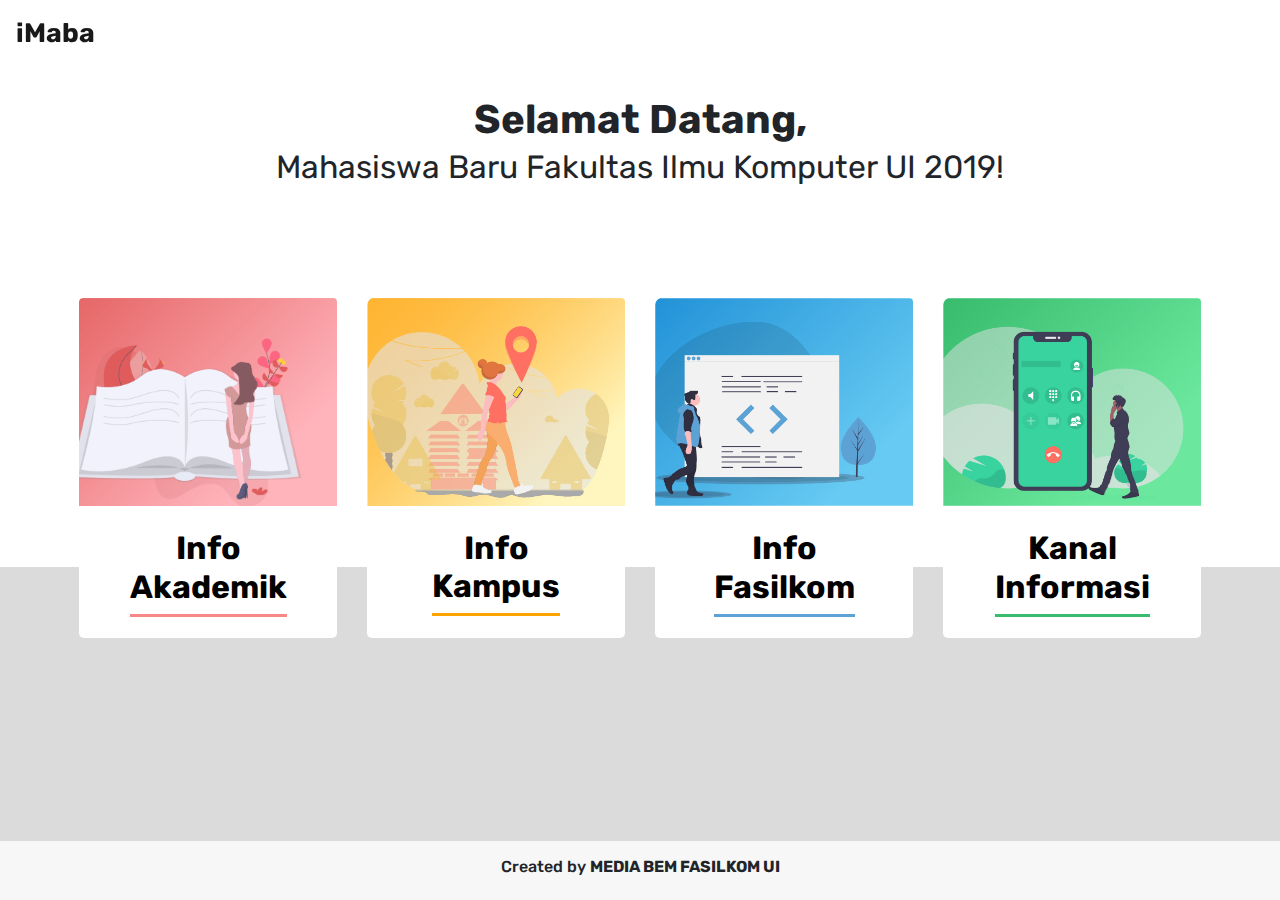
<file: index.html>
<!DOCTYPE html>
<html lang="en">
<head>
    <meta charset="UTF-8">
    <meta name="viewport" content="width=device-width, initial-scale=1.0">
    <meta http-equiv="X-UA-Compatible" content="ie=edge">
    <link href="https://fonts.googleapis.com/css?family=Rubik:400,700&display=swap" rel="stylesheet">
    <link rel="stylesheet" href="https://stackpath.bootstrapcdn.com/bootstrap/4.3.1/css/bootstrap.min.css" integrity="sha384-ggOyR0iXCbMQv3Xipma34MD+dH/1fQ784/j6cY/iJTQUOhcWr7x9JvoRxT2MZw1T" crossorigin="anonymous">
    <link rel="stylesheet" href="landing.css">
    <link rel="apple-touch-icon-precomposed" sizes="57x57" href="Asset/Icon/apple-touch-icon-57x57.png" />
<link rel="apple-touch-icon-precomposed" sizes="114x114" href="Asset/Icon/apple-touch-icon-114x114.png" />
<link rel="apple-touch-icon-precomposed" sizes="72x72" href="Asset/Icon/apple-touch-icon-72x72.png" />
<link rel="apple-touch-icon-precomposed" sizes="144x144" href="Asset/Icon/apple-touch-icon-144x144.png" />
<link rel="apple-touch-icon-precomposed" sizes="60x60" href="Asset/Icon/apple-touch-icon-60x60.png" />
<link rel="apple-touch-icon-precomposed" sizes="120x120" href="Asset/Icon/apple-touch-icon-120x120.png" />
<link rel="apple-touch-icon-precomposed" sizes="76x76" href="Asset/Icon/apple-touch-icon-76x76.png" />
<link rel="apple-touch-icon-precomposed" sizes="152x152" href="Asset/Icon/apple-touch-icon-152x152.png" />
<link rel="icon" type="image/png" href="Asset/Icon/favicon-196x196.png" sizes="196x196" />
<link rel="icon" type="image/png" href="Asset/Icon/favicon-96x96.png" sizes="96x96" />
<link rel="icon" type="image/png" href="Asset/Icon/favicon-32x32.png" sizes="32x32" />
<link rel="icon" type="image/png" href="Asset/Icon/favicon-16x16.png" sizes="16x16" />
<link rel="icon" type="image/png" href="Asset/Icon/favicon-128.png" sizes="128x128" />
<meta name="application-name" content="&nbsp;"/>
<meta name="msapplication-TileColor" content="#FFFFFF" />
<meta name="msapplication-TileImage" content="Asset/Icon/mstile-144x144.png" />
<meta name="msapplication-square70x70logo" content="Asset/Icon/mstile-70x70.png" />
<meta name="msapplication-square150x150logo" content="Asset/Icon/mstile-150x150.png" />
<meta name="msapplication-wide310x150logo" content="Asset/Icon/mstile-310x150.png" />
<meta name="msapplication-square310x310logo" content="Asset/Icon/mstile-310x310.png" />
    <title>iMaba</title>
</head>
<body>
<nav class="navbar fixed-top navbar-expand-lg navbar-light" id="navbar">
                <a class="navbar-brand" href="#" id="brand" style="pointer-events: none;">iMaba</a>
</nav>
<div id="landing" class="container-fluid my-0 px-3">
        <h1 class="text-center mt-5 mb-1 pt-5 mx-auto">Selamat Datang,</h1>
        <h2 class="text-center mb-5 mx-auto">Mahasiswa Baru Fakultas Ilmu Komputer UI 2019!</h2>
        <div class="container-fluid mt-5 pt-5 px-5 mx-auto">
            <div class="row mx-auto ml-3">
                <div class="col-md-3 my-3">
                    <a href="akademik.html">
                    <ul class="list-group mx-0" id="akademik-a">
                        <li class="list-group-item py-0 px-0 icon">
                            <img src="Asset/Landing/300ppi/Artboard 5icon1.png" class="p-0 mx-0 rounded-top">
                        </li>
                        <li class="list-group-item py-4" id="akademik">
                            <div class="text-center">
                                    <h2 class="text-center" >Info<br><span class="pb-2" style="border-bottom:3px solid #F88886;">Akademik</span></h2>
                            </div>
                        </li>
                    </ul>
                    </a>
                </div>
                <div class="col-md-3 my-3">
                    <a href="UI.html" >
                        <ul class="list-group mx-0" id="kampus-a">
                                <li class="list-group-item py-0 px-0 icon" >
                                        <img src="Asset/Landing/200ppi/Asset 6icon 2.jpg" class="p-0 mx-0 rounded-top">
                                </li>
                                <li class="list-group-item py-4" id="kampus">
                                    <div class="text-center">
                                            <h2 class="text-center" >Info<br><span class="pb-2" style="border-bottom:3px solid #FFA300;">Kampus</span></h2>
                                    </div>
                                </li>
                            </ul>
                        </a>
                </div>
                <div class="col-md-3 my-3">
                    <a href="./Info%20Fasilkom/fasilkom.html" >    
                    <ul class="list-group mx-0" id="fasilkom-a">
                                <li class="list-group-item py-0 px-0 icon">
                                        <img src="Asset/Landing/200ppi/Asset 7icon 3.jpg" class="p-0 mx-0 rounded-top">
                                </li>
                                <li class="list-group-item py-4" id="fasilkom">
                                    <div class="text-center">
                                            <h2 class="text-center" >Info<br><span class="pb-2" style="border-bottom:3px solid #5DA2D5;">Fasilkom</span></h2>
                                    </div>   
                                </li>
                            </ul>
                        </a>
                </div>
                <div class="col-md-3 my-3">
                    <a href="Informasi.html" >    
                    <ul class="list-group mx-0" id="informasi-a">
                                <li class="list-group-item icon">
                                    <img src="Asset/Landing/200ppi/Asset 8icon 4.jpg" class="p-0 mx-0 rounded-top">
                                </li>
                                <li class="list-group-item py-4" id="informasi">
                                    <div class="text-center">
                                            <h2 class="text-center" >Kanal<br><span class="pb-2" style="border-bottom:3px solid #39BC6E;">Informasi</span></h2>
                                    </div>
                                </li>
                            </ul>
                        </a>   
                </div>
            </div>
        </div>       
</div>
<footer class="container-fluid" style="position: absolute; bottom:0; width:100%; background-color:#F7F7F7;">
        <h6 class="text-center py-3">Created by <b>MEDIA BEM FASILKOM UI</b></h6>
</footer>
<script src="https://code.jquery.com/jquery-3.3.1.slim.min.js" integrity="sha384-q8i/X+965DzO0rT7abK41JStQIAqVgRVzpbzo5smXKp4YfRvH+8abtTE1Pi6jizo" crossorigin="anonymous"></script>
<script src="https://cdnjs.cloudflare.com/ajax/libs/popper.js/1.12.9/umd/popper.min.js" integrity="sha384-ApNbgh9B+Y1QKtv3Rn7W3mgPxhU9K/ScQsAP7hUibX39j7fakFPskvXusvfa0b4Q" crossorigin="anonymous"></script>
<script src="https://maxcdn.bootstrapcdn.com/bootstrap/4.0.0/js/bootstrap.min.js" integrity="sha384-JZR6Spejh4U02d8jOt6vLEHfe/JQGiRRSQQxSfFWpi1MquVdAyjUar5+76PVCmYl" crossorigin="anonymous"></script>
    <script>
        window.onscroll = function() {changePosition()};
        function changePosition(){
            if (document.documentElement.scrollTop > 50) {
        document.getElementById("navbar").style.backgroundColor = "#DBDBDB";
        } else if (document.documentElement.scrollTop < 50){
        document.getElementById("navbar").style.backgroundColor = "";
        }
        }
    </script>
</body>
</html>
</file>
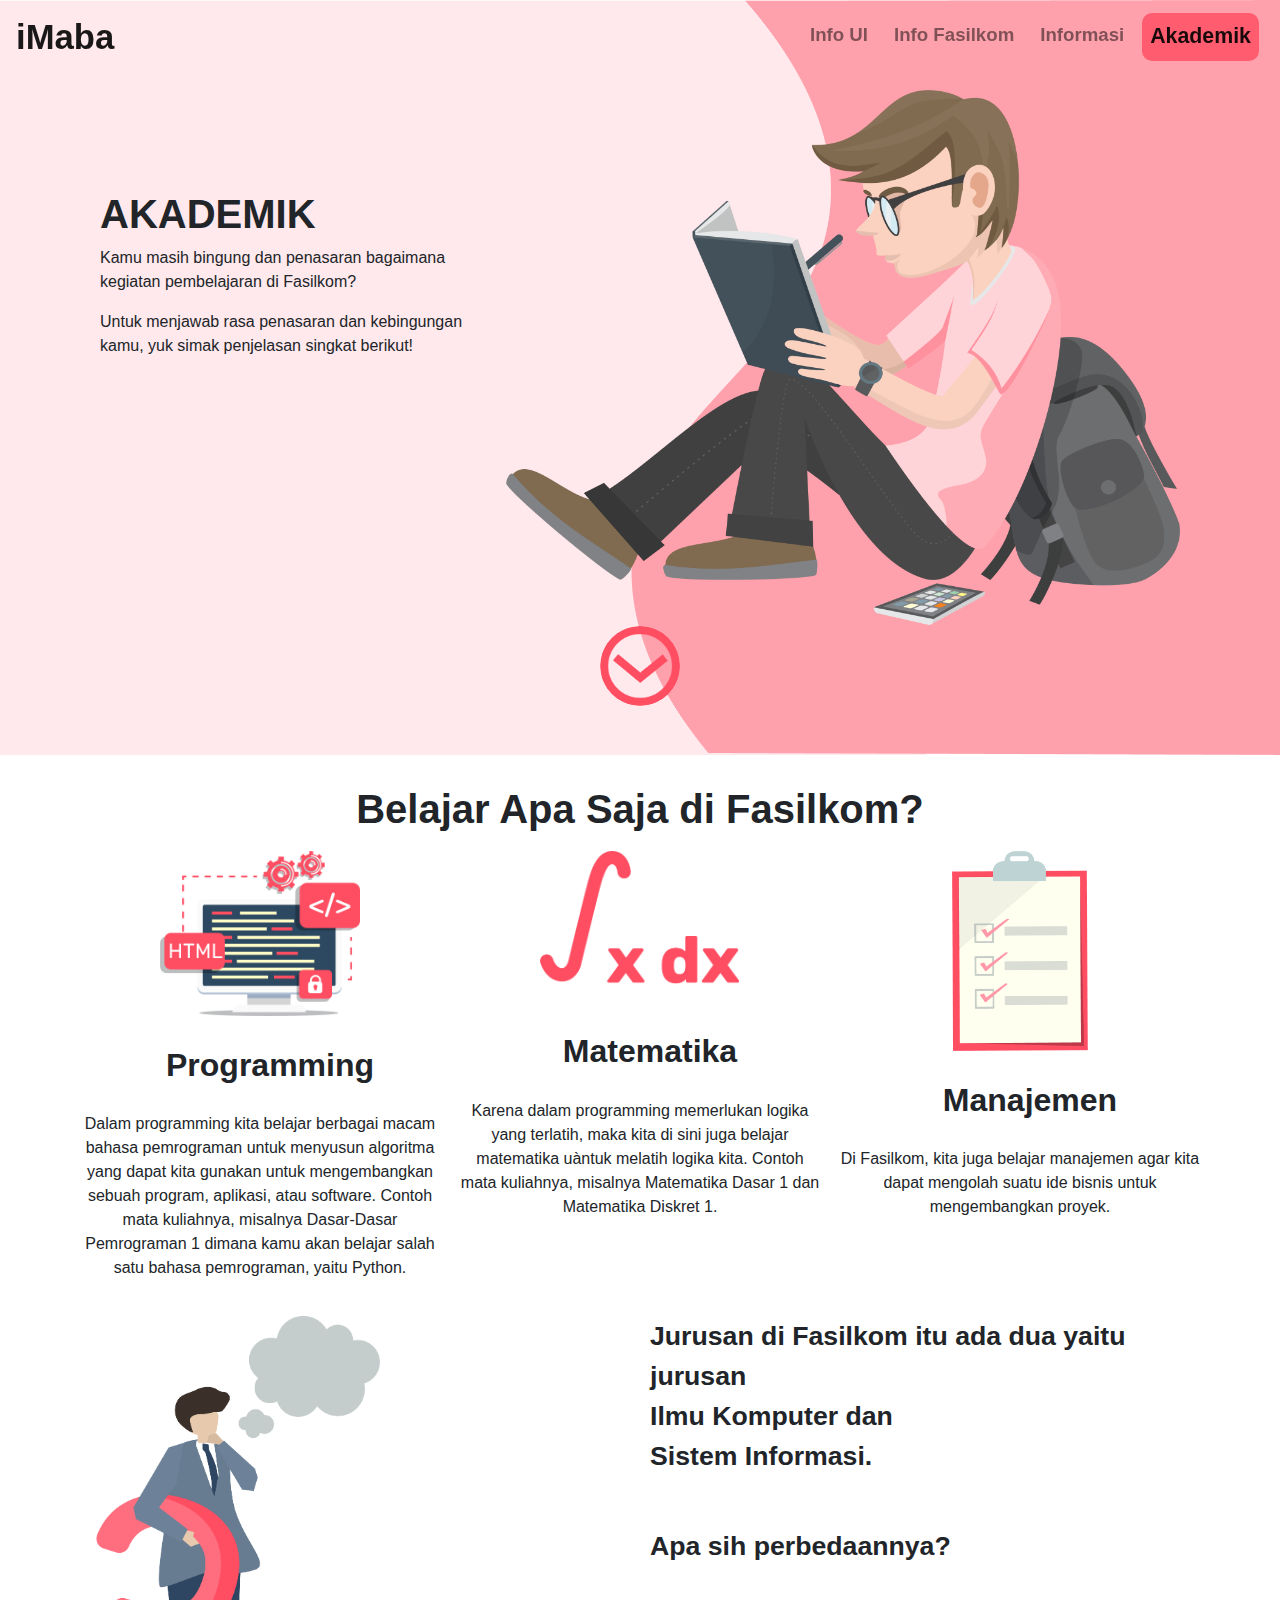
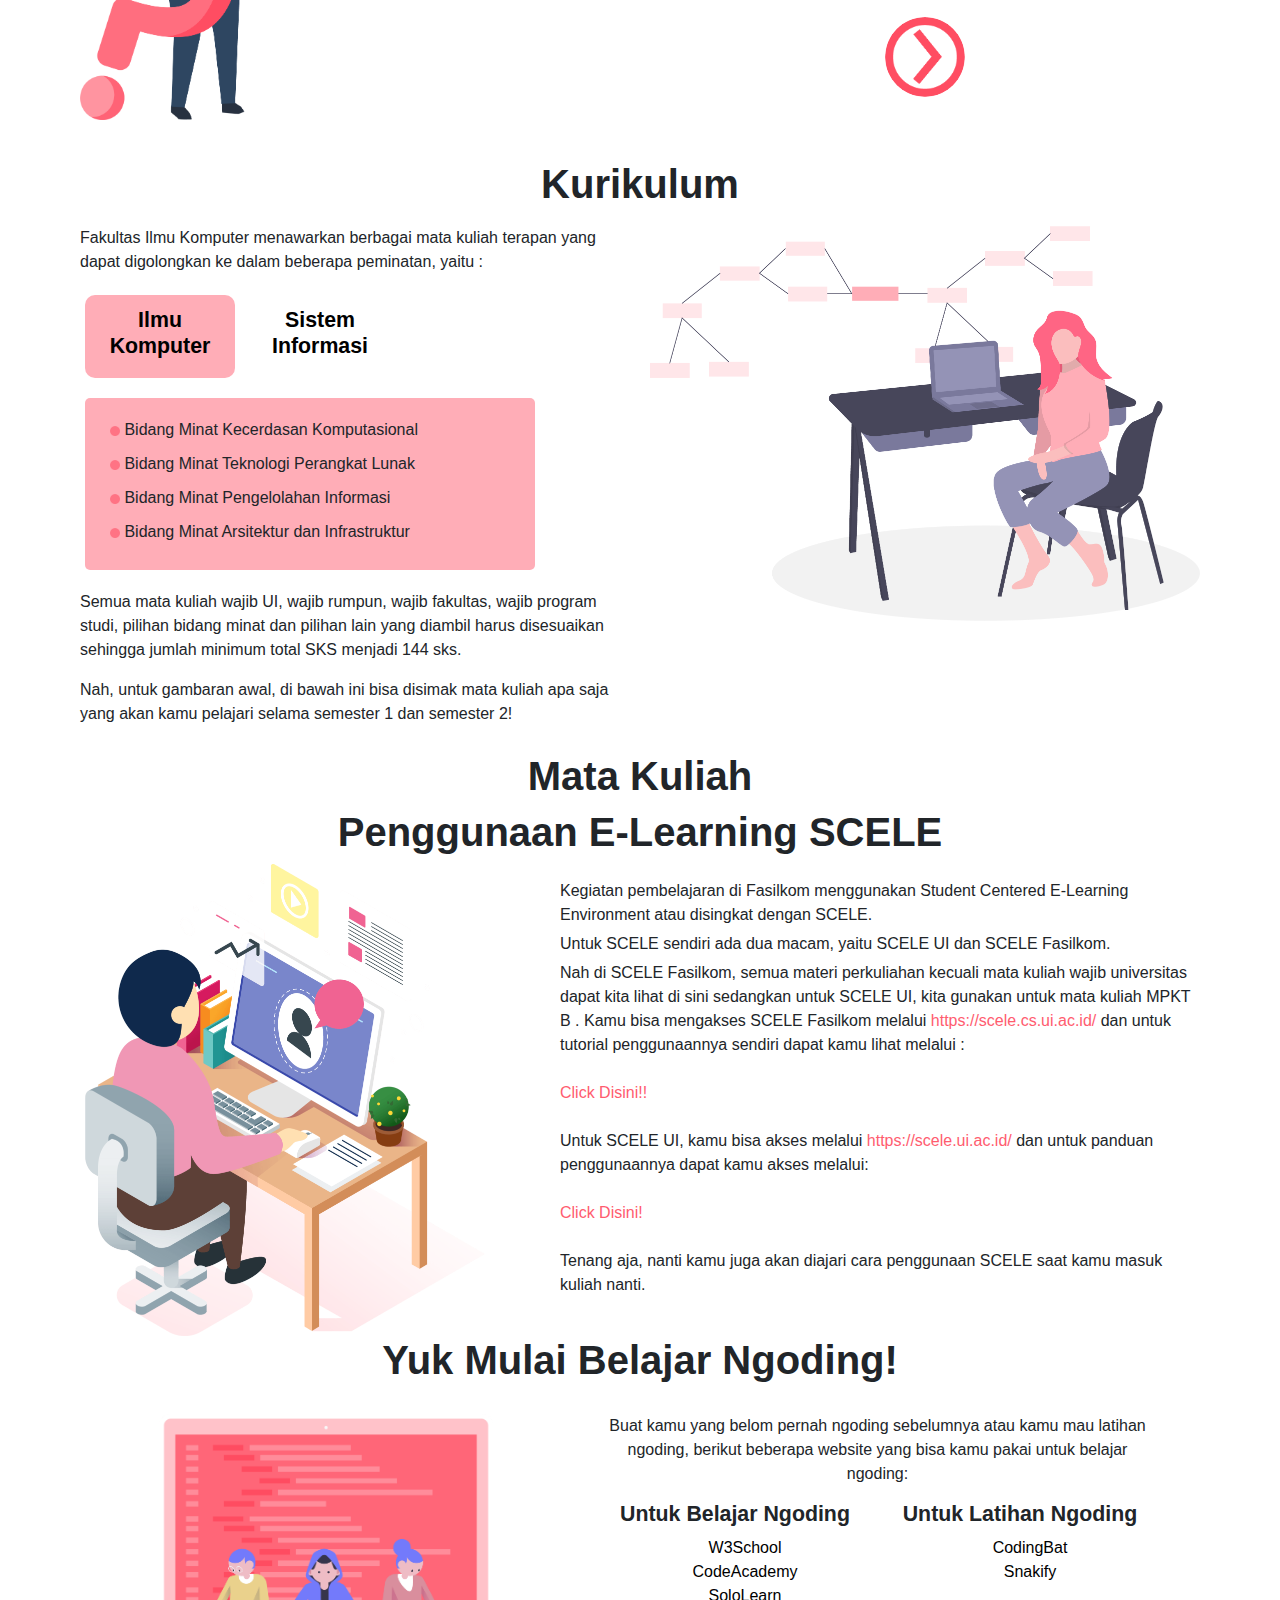
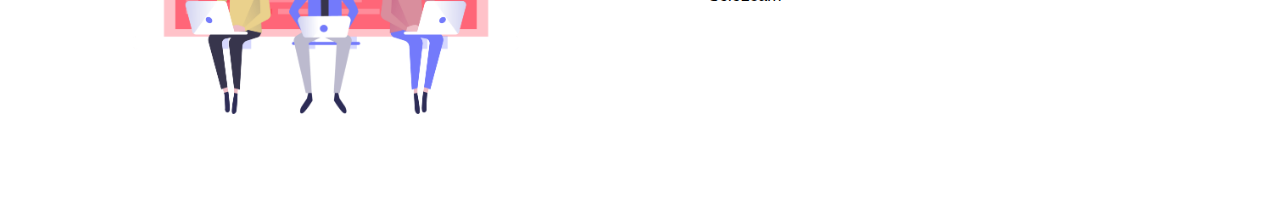
<file: Akademik.html>
<!DOCTYPE html>
<html lang="en">
<head>
    <meta charset="UTF-8">
    <meta name="viewport" content="width=device-width, initial-scale=1.0">
    <meta http-equiv="X-UA-Compatible" content="ie=edge">
    <link rel="stylesheet" href="https://stackpath.bootstrapcdn.com/bootstrap/4.3.1/css/bootstrap.min.css" integrity="sha384-ggOyR0iXCbMQv3Xipma34MD+dH/1fQ784/j6cY/iJTQUOhcWr7x9JvoRxT2MZw1T" crossorigin="anonymous">
    <link rel="stylesheet" href="main.css">
    <title>Akademik</title>
</head>
<body>
    <nav class="navbar fixed-top navbar-expand-lg navbar-light" id="navbar">
        <a class="navbar-brand" id="imaba" href="#">iMaba</a>
        <button class="navbar-toggler d-lg-none" type="button" data-toggle="collapse" data-target="#collapsibleNavId" aria-controls="collapsibleNavId"
            aria-expanded="false" aria-label="Toggle navigation" onclick="changeColorButton()"><span class="navbar-toggler-icon"></span></button>
        <div class="collapse navbar-collapse justify-content-end" id="collapsibleNavId">
            <ul class="navbar-nav">
                <li class="nav-item">
                    <a class="nav-link" id=UI href="#">Info UI</a>
                </li>
                <li class="nav-item">
                    <a class="nav-link" id=pacil href="#">Info Fasilkom</a>
                </li>
                <li class="nav-item">
                    <a class="nav-link" id=info href="#">Informasi</a>
                </li>
                <li class="nav-item">
                    <a class="nav-link active" id=akademik href="#">Akademik</a>
                </li>
            </ul>
        </div>
    </nav>
    <div id="app">
            <div class="container-fluid first-page fadein-swap" id="first-page">
                    <div class="row">
                        <div class="col opening">
                            <h1>AKADEMIK</h1>
                            <p>Kamu masih bingung dan penasaran bagaimana kegiatan pembelajaran di Fasilkom?</p>
                            <p>Untuk menjawab rasa penasaran dan kebingungan kamu, yuk simak penjelasan singkat berikut!</p>
                        </div>
                        <div class="col">
                                <img class="img-fluid person" src="Asset/200ppi/Asset 1people.png">
                    </div>
                </div>
                <div class="text-center">
                        <button class="text-center" style="background:none; border:none; height: 80px; width:auto;" onclick="scrollToPart1()">
                            <img src="Asset/200ppi/Asset 5button arrow.png" style="height: 80px; width:auto; border-radius: 50%; transition: 0.5s">
                        </button>
                    </div>
            </div>
            <div>
                <div class="container part1 fadein-swap" id="part1">
                    <h1 class="text-center">Belajar Apa Saja di Fasilkom?</h1>
                    <div class="row">
                       <div class="col-md">
                           <div class="text-center">
                                <img src="Asset/200ppi/Asset 1komputer akademik.png" class="img-fluid" style="max-width: 200px; height:auto;">
                                <h2 class="text-center" style="padding-top: 30px; padding-left: 20px;padding-bottom: 20px;">Programming</h2>
                                <p> Dalam programming kita belajar berbagai macam bahasa pemrograman untuk menyusun algoritma yang dapat kita gunakan untuk mengembangkan sebuah program, aplikasi, atau software. Contoh mata kuliahnya, misalnya Dasar-Dasar Pemrograman 1 dimana kamu akan belajar salah satu bahasa pemrograman, yaitu Python.</p>
                            </div>         
                       </div>
                       <div class="col-md">
                            <div class="text-center">
                                    <img src="Asset/200ppi/Asset 2integral.png" class="img-fluid" style="max-width: 200px; height:auto;">
                                    <h2 class="text-center" style="padding-top: 30px; padding-left: 20px;padding-bottom: 20px;">Matematika</h2>
                                    <p> Karena dalam programming memerlukan 
                                            logika yang terlatih, maka kita di sini juga 
                                            belajar matematika uàntuk melatih 
                                            logika kita. Contoh mata kuliahnya, 
                                            misalnya Matematika Dasar 1 dan 
                                            Matematika Diskret 1.</p>
                                </div> 
                       </div> 
                       <div class="col-md fadein-swap">
                            <div class="text-center">
                                    <img src="Asset/200ppi/Asset 3manajemen.png" class="img-fluid" style="max-height: 200px; width:auto;">
                                    <h2 class="text-center" style="padding-top: 30px; padding-left: 20px;padding-bottom: 20px;">Manajemen</h2>
                                    <p> Di Fasilkom, kita juga belajar manajemen 
                                            agar kita dapat mengolah suatu ide 
                                            bisnis untuk mengembangkan proyek.</p>
                                </div> 
                       </div>
                    </div>
                </div>
            
                <div class="container slide" id="part2">
                    <div class="row">
                    <div class="col-md">
                        <img src="Asset/200ppi/Asset 4asking.png" style="max-width:300px; height:auto;" class="img-fluid">
                    </div>
                    <div class="col-md">
                            <p class="asking">Jurusan di Fasilkom itu ada dua yaitu jurusan 
                                    <br>Ilmu Komputer dan 
                                    <br>Sistem Informasi.</p>
                            <p class="asking">Apa sih perbedaannya?</p>
                            <div class="text-center">
                                <button  class="text-center arrow" style="background:none; border:none; height: 80px; width:auto;" onclick="showSlidesNext()" id="asking">
                                    <img src="Asset/200ppi/Asset 5button arrow.png" style="height: 80px; width:auto; transform: rotate(270deg); border-radius:50%; transition: 0.5s">
                                </button>
                            </div>
                    </div>
                </div>
                </div>
                <div class="container slide fadein" id="part3">
                        <h1 class="text-center" style="margin-top: 40px;">Perbedaan Ilmu Komputer<br>dengan Sistem Informasi</h1>
                    <div class="row" style="padding-top: 30px;">
                        <div class="col-md">
                            <ul class="text-center list-group" id="switch-swap">
                                <li class="list-group-item text-center" id="ilkom" style="border-radius:10px; background: none;" >
                                    <button class="text-center" style="background:none; border:none; padding-top: 5px;" onclick="swapPerbedaanIlkom()"><h2 style="background:none;" class="text-center">Ilmu Komputer</h2></button>
                                </li>
                                <li class="list-group-item text-center" id ="SI" style="border-radius:10px; background: none;">
                                    <button class="text-center" id="SI-button"  style="background:none; border:none; " onclick="swapPerbedaanSI()"><h2 class="text-center" style="background:none;">Sistem Informasi</h2></button>
                                </li>
                            </ul>
                        </div>
                        <div class="col-md-7" id="swaped">
                            <div class="swap fadein-swap">
                                    <p>Dalam jurusan Ilmu Komputer, kita belajar 
                                            pemanfaatan ilmu komputer, diantaranya desain 
                                            algoritma dan implementasinya untuk 
                                            mengembangkan perangkat lunak yang 
                                            berkualitas hingga pemutakhiran aplikasi 
                                            berbasis kecerdasan buatan, robotika, 
                                            pengolahan informasi multimedia, keamanan 
                                            informasi dan jaringan, serta pengolahan 
                                            data besar.</p>
                                        <p>Ilmu Komputer mencakup fondasi bidang komputasi, 
                                            meliputi pemrograman, perancangan & analisis algoritma, 
                                            arsitektur komputer, sistem operasi, jaringan komputer, 
                                            teori komputasi, sistem cerdas, rekayasa perangkat lunak, 
                                            analisis numerik, dan sebagainya.
                                            </p>
                            </div>
                            <div class="swap fadein-swap">
                                    <p>Dalam jurusan Sistem Informasi, kita menggabungkan 
                                            konsep komputer dengan bisnis manajemen. 
                                            Sistem Informasi berfokus pada pengembangan, 
                                            pemanfaatan, dan pengelolaan 
                                            Sistem Informasi/Teknologi Informasi d
                                            alam suatu organisasi.</p>
                                        <p>Sistem Informasi mencakup fondasi bidang bisnis, 
                                            meliputi administrasi bisnis, 
                                            prinsip-prinsip manajemen,  
                                            sistem informasi, sistem informasi 
                                            akuntansi dan keuangan, sistem-sistem 
                                            perusahaan, arsitektur & pemrograman 
                                            aplikasi perusahaan, dan sebagainya.
                                            </p>    
                             </div>   
                        </div>  
                    </div>
                </div>
                <div class="container" id="part4" style="margin-top: 30px;">
                    <h1 class="text-center">Kurikulum</h1>
                    <div class="row">
                        <div class="col-md">
                            <p>Fakultas Ilmu Komputer menawarkan berbagai mata kuliah terapan yang dapat 
                                    digolongkan ke dalam beberapa peminatan, yaitu :</p>
                                <ul class="list-group list-group-horizontal" style="margin-bottom: 20px;margin-top: 10px;">
                                    <li class="list-group-item text-center" id="minat-ilkom-button" style="border:none; background: none; padding:7.5px;">
                                        <button class="text-center" onclick="swapMinatIlkom()"><h2 class="text-center">Ilmu Komputer</h2></button>
                                    </li>
                                    <li class="list-group-item text-center" id="minat-SI-button" style="border:none; background: none; padding:7.5px;">
                                        <button class="text-center" onclick="swapMinatSI()"><h2 class="text-center">Sistem Informasi</h2></button>
                                    </li>
                                </ul>
                            <div class="list-minat" id="minat" style="max-width:450px;">
                                <div class="minat fadein-swap">
                                <ul>
                                    <li>
                                        <img src="Asset/200ppi/Asset 4buble list.png" style="height:10px; width:10px;" alt=""> Bidang Minat Kecerdasan Komputasional
                                    </li>
                                    <li>
                                        <img src="Asset/200ppi/Asset 4buble list.png" style="height:10px; width:10px;" alt=""> Bidang Minat Teknologi Perangkat Lunak
                                    </li>
                                    <li>
                                        <img src="Asset/200ppi/Asset 4buble list.png" style="height:10px; width:10px;" alt=""> Bidang Minat Pengelolahan Informasi
                                    </li>
                                    <li>
                                        <img src="Asset/200ppi/Asset 4buble list.png" style="height:10px; width:10px;" alt=""> Bidang Minat Arsitektur dan Infrastruktur
                                    </li>
                                </ul>
                            </div>
                            <div class="minat fadein-swap">
                                <ul>
                                    <li>
                                        <img src="Asset/200ppi/Asset 4buble list.png" style="height:10px; width:10px;" alt=""> Bidang Minat Teknologi Informasi
                                    </li>
                                    <li>
                                        <img src="Asset/200ppi/Asset 4buble list.png" style="height:10px; width:10px;" alt=""> Bidang Minat Sistem Enterprise
                                    </li>
                                </ul>
                            </div>
                            </div>
                            <p>Semua mata kuliah wajib UI, wajib rumpun, wajib fakultas, wajib program studi, 
                                    pilihan bidang minat dan pilihan lain yang diambil harus disesuaikan sehingga 
                                    jumlah minimum total SKS menjadi 144 sks.</p>
                            <p>Nah, untuk gambaran awal, di bawah ini bisa disimak mata kuliah apa saja yang 
                                    akan kamu pelajari selama semester 1 dan semester 2!</p>
                        </div>
                        <div class="col-md" id="gambar-part4">
                            <img class="text-center img-fluid" src="Asset/200ppi/Asset 1part 4 image.png">
                        </div>
                    </div>
                </div>
                <div id="part5" class="container">
                    <h1 class="text-center">Mata Kuliah</h1>
                </div>
                <div id="part6" class="container">
                    <h1 class="text-center">Penggunaan E-Learning SCELE</h1>
                    <div class="row">
                        <div class="col-md-5">
                            <img class="img-fluid" style="max-width: 400px; height: auto;" src='Asset/200ppi/Asset 2part 6 image.png'>
                        </div>
                        <div class="col-md">
                            <p>Kegiatan pembelajaran di Fasilkom menggunakan 
                                    Student Centered E-Learning Environment atau disingkat 
                                    dengan SCELE. </p>
                            <p>Untuk SCELE sendiri ada dua macam, yaitu SCELE UI dan 
                                    SCELE Fasilkom.</p>
                            <p>Nah di SCELE Fasilkom, semua materi perkuliahan kecuali 
                                    mata kuliah wajib universitas dapat kita lihat di sini 
                                    sedangkan untuk SCELE UI, kita gunakan untuk mata kuliah 
                                    MPKT B . Kamu bisa mengakses SCELE Fasilkom melalui <a style="color:#FF5C6F" href="">https://scele.cs.ui.ac.id/</a> dan untuk tutorial penggunaannya 
                                    sendiri dapat kamu lihat melalui : <br><br>
                            <a style="color:#FF5C6F; width:auto;" href="https://scele.cs.ui.ac.id/static/tutorial/tutorial_mahasiswa.pdf">Click Disini!!</a> 
                             <br><br>     Untuk SCELE UI, kamu bisa akses melalui <a style="color:#FF5C6F;" href="https://scele.ui.ac.id/">https://scele.ui.ac.id/</a>  
                                    dan untuk panduan penggunaannya dapat kamu akses 
                                    melalui:

                                    <br><br><a style="color:#FF5C6F; width:auto;" href="https://drive.google.com/file/d/0BwbADLEbKNsBY01rUT
                                    c1VzJocWc/view">Click Disini!</a> 

                            <br><br> Tenang aja, nanti kamu juga akan diajari 
                                    cara penggunaan SCELE saat kamu masuk kuliah nanti.</p>
                        </div>
                    </div>
                </div>
                <div id="part7" class="container">
                    <h1 class="text-center">Yuk Mulai Belajar Ngoding!</h1>
                    <div class="row justify-content-center" style="margin-top: 30px;">
                        <div class="col-md-5">
                            <img class="img-fluid mx-auto" src="Asset/200ppi/Asset 3part 7 image.png" style="width: auto; height: 300px">
                        </div>
                        <div class="col-md-6">
                        <p class="text-center">Buat kamu yang belom pernah ngoding sebelumnya atau kamu mau latihan ngoding, berikut beberapa website yang bisa kamu pakai untuk belajar ngoding:</p>
                        <div class="row">
                            <div class="col-sm text-center">
                                <h2>Untuk Belajar Ngoding</h2>
                                <ul>
                                    <li>
                                        <a href="https://www.w3schools.com/">W3School</a>
                                    </li>
                                    <li>
                                        <a href="https://www.codecademy.com/">CodeAcademy</a>
                                    </li>
                                    <li>
                                        <a href="https://www.sololearn.com/">SoloLearn</a>
                                    </li>
                                </ul>
                            </div>
                            <div class="col-sm text-center">
                                <h2>Untuk Latihan Ngoding</h2>
                                <ul>
                                    <li>
                                        <a href="https://codingbat.com/java">CodingBat</a>
                                    </li>
                                    <li>
                                        <a href="https://snakify.org/en/">Snakify</a>
                                    </li>
                                </ul>
                            </div>
                        </div>
                    </div>
                        </div>
                        
                        
                </div>
            
    </div>
    <script src="https://code.jquery.com/jquery-3.3.1.slim.min.js" integrity="sha384-q8i/X+965DzO0rT7abK41JStQIAqVgRVzpbzo5smXKp4YfRvH+8abtTE1Pi6jizo" crossorigin="anonymous"></script>
    <script src="https://cdnjs.cloudflare.com/ajax/libs/popper.js/1.14.7/umd/popper.min.js" integrity="sha384-UO2eT0CpHqdSJQ6hJty5KVphtPhzWj9WO1clHTMGa3JDZwrnQq4sF86dIHNDz0W1" crossorigin="anonymous"></script>
    <script src="https://stackpath.bootstrapcdn.com/bootstrap/4.3.1/js/bootstrap.min.js" integrity="sha384-JjSmVgyd0p3pXB1rRibZUAYoIIy6OrQ6VrjIEaFf/nJGzIxFDsf4x0xIM+B07jRM" crossorigin="anonymous"></script>
    <script type='text/javascript' src="Main.js"></script>

</body>
</html>
</file>
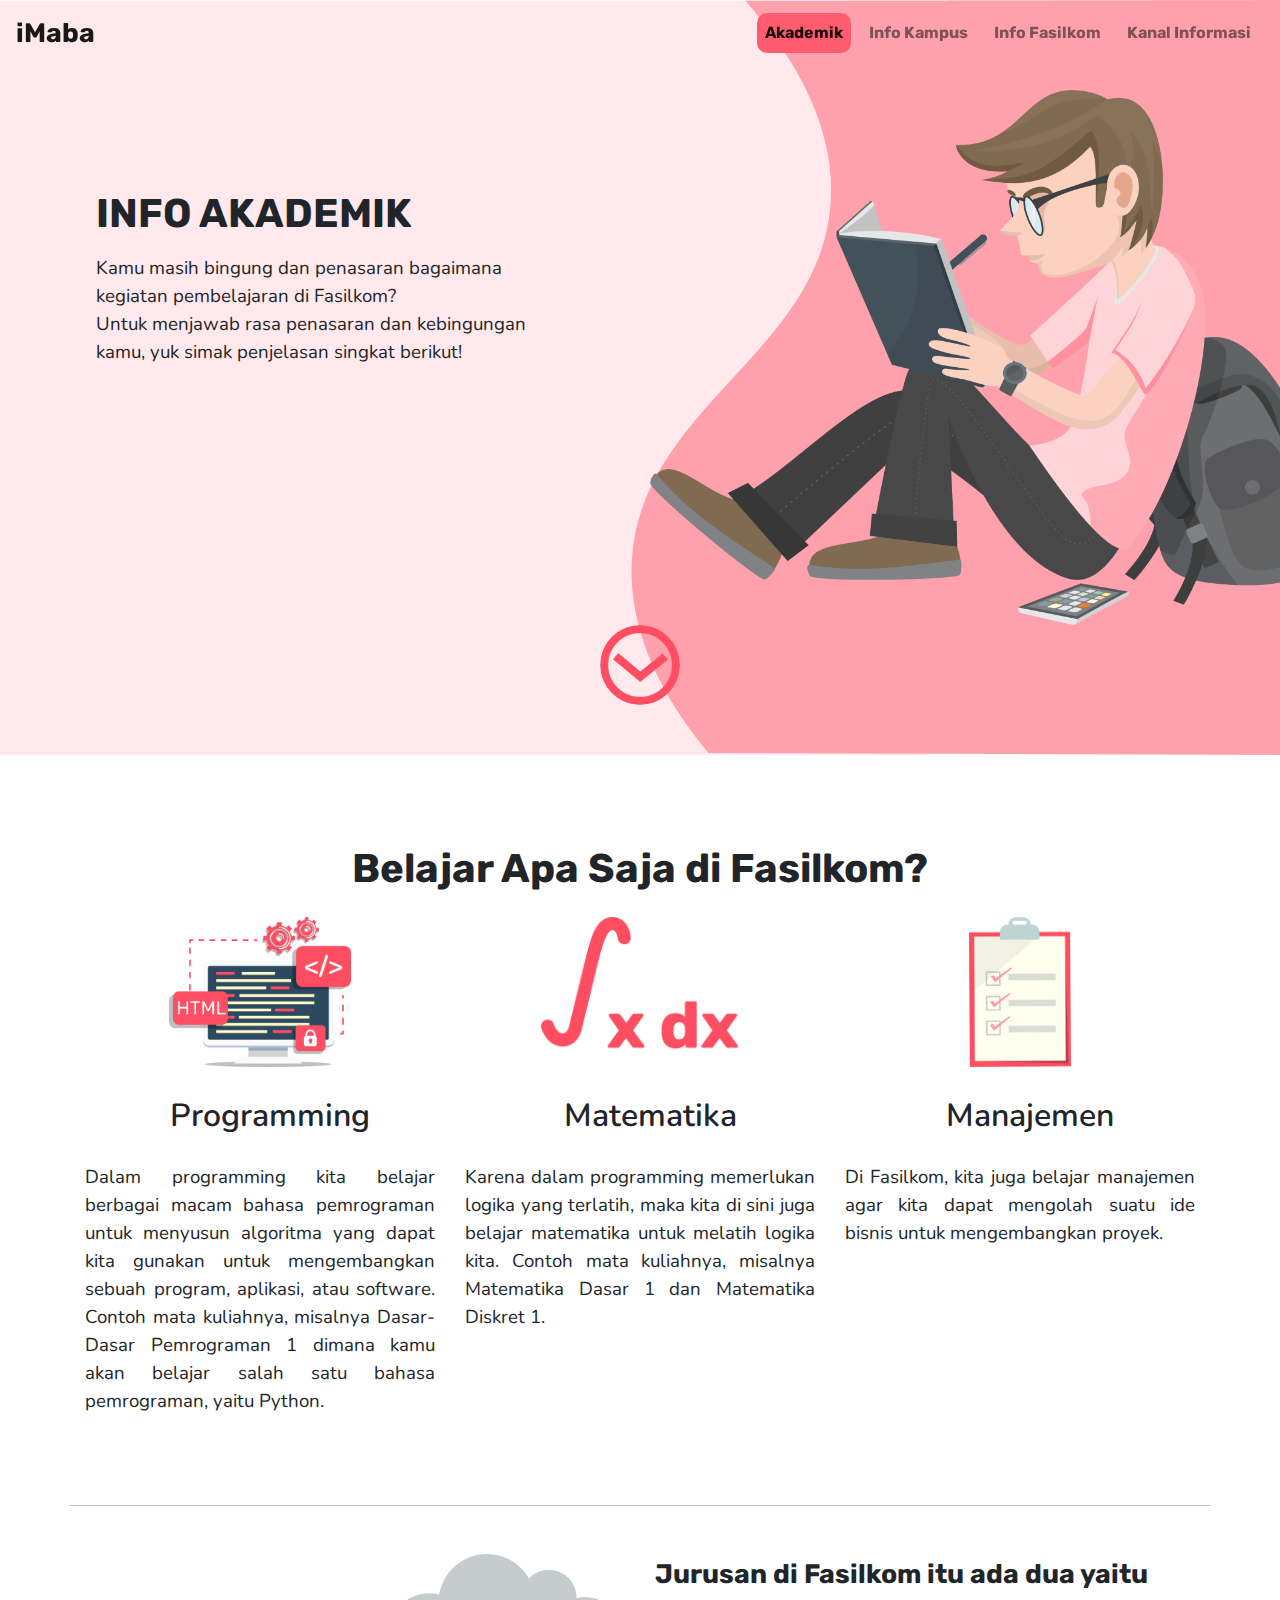
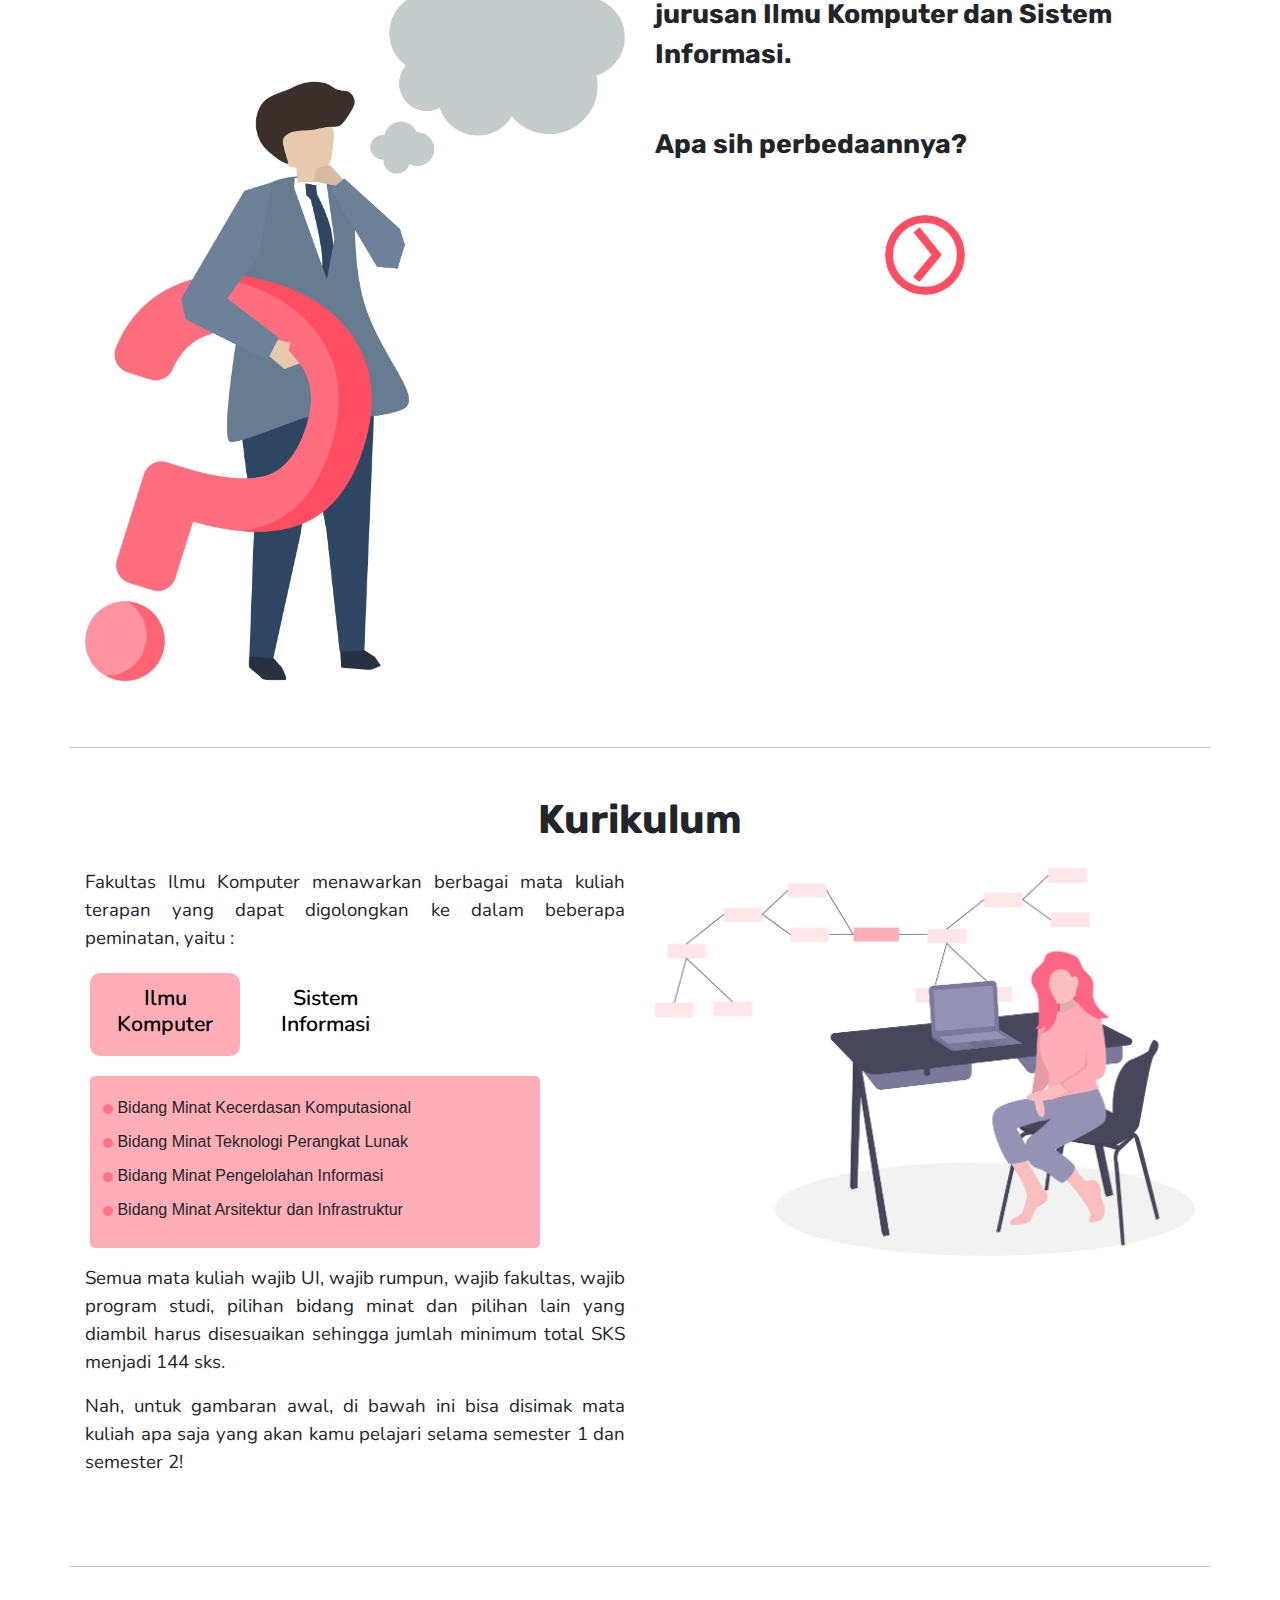
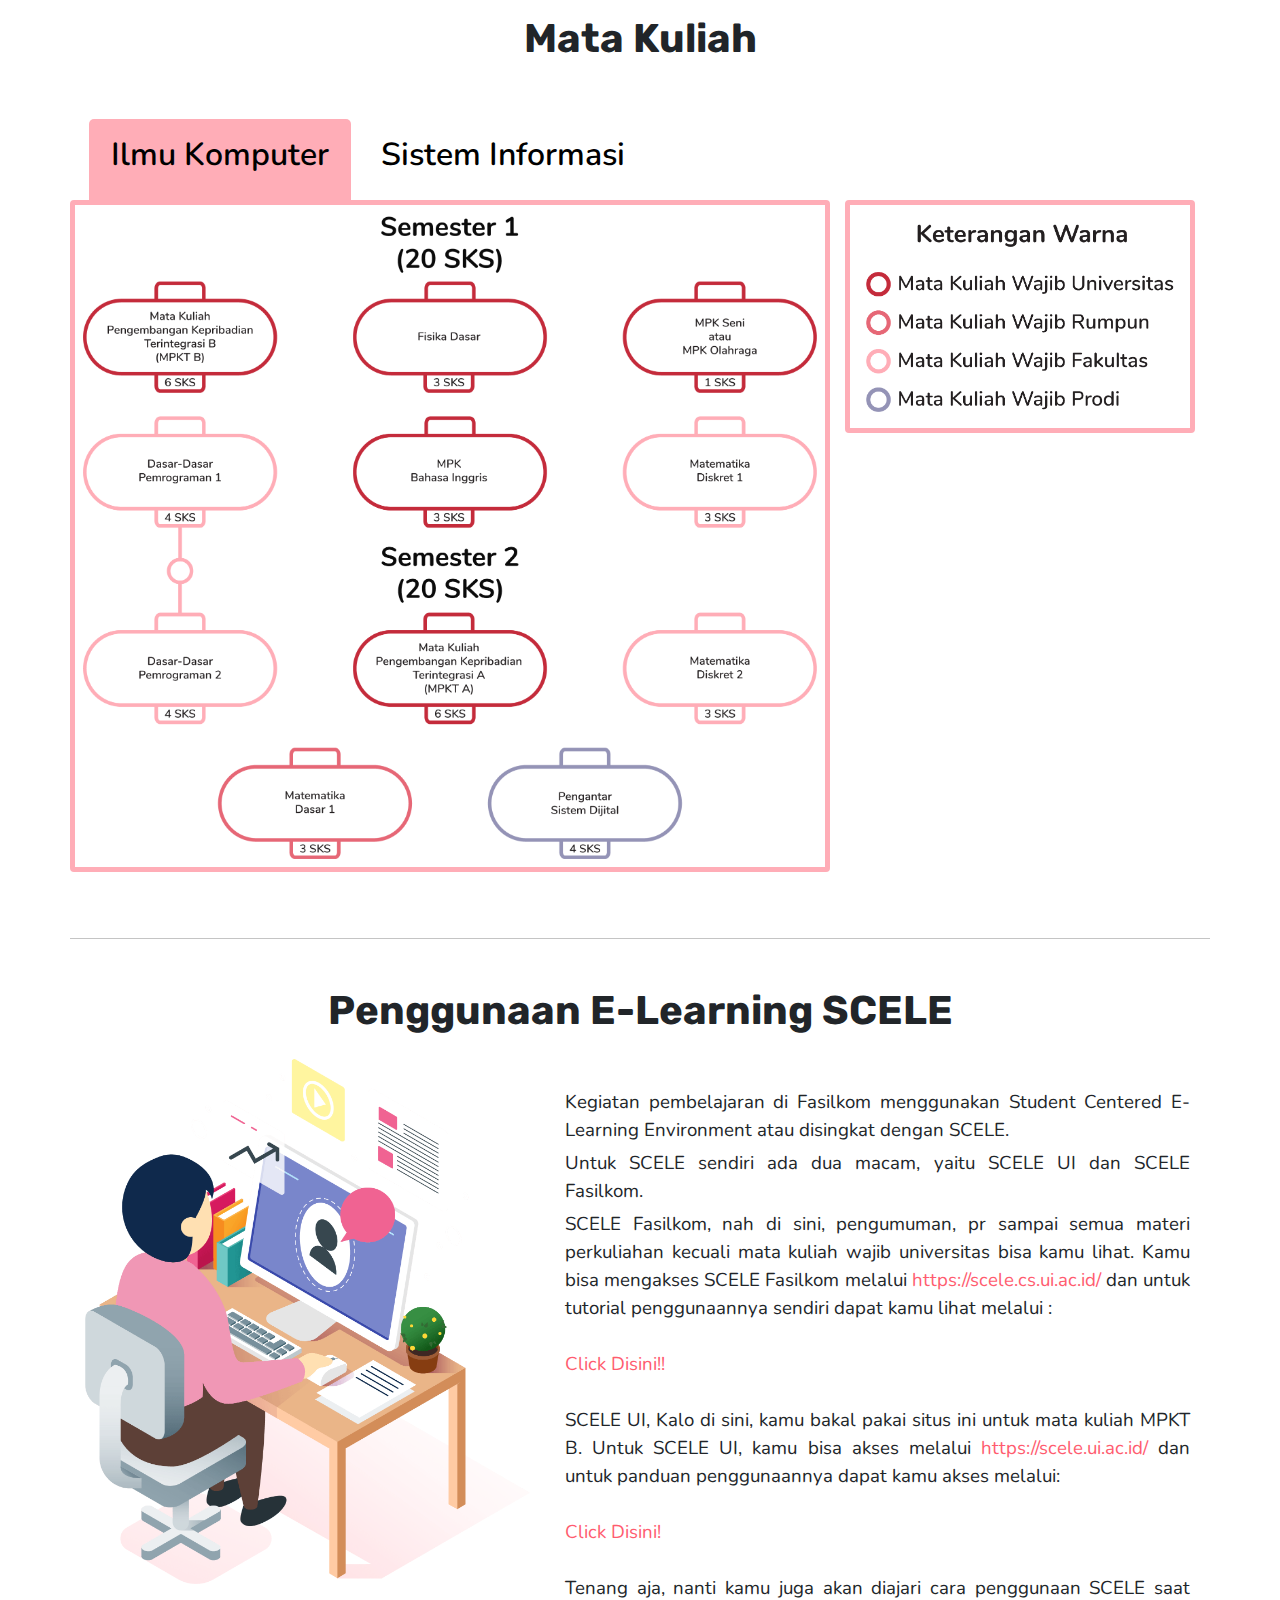
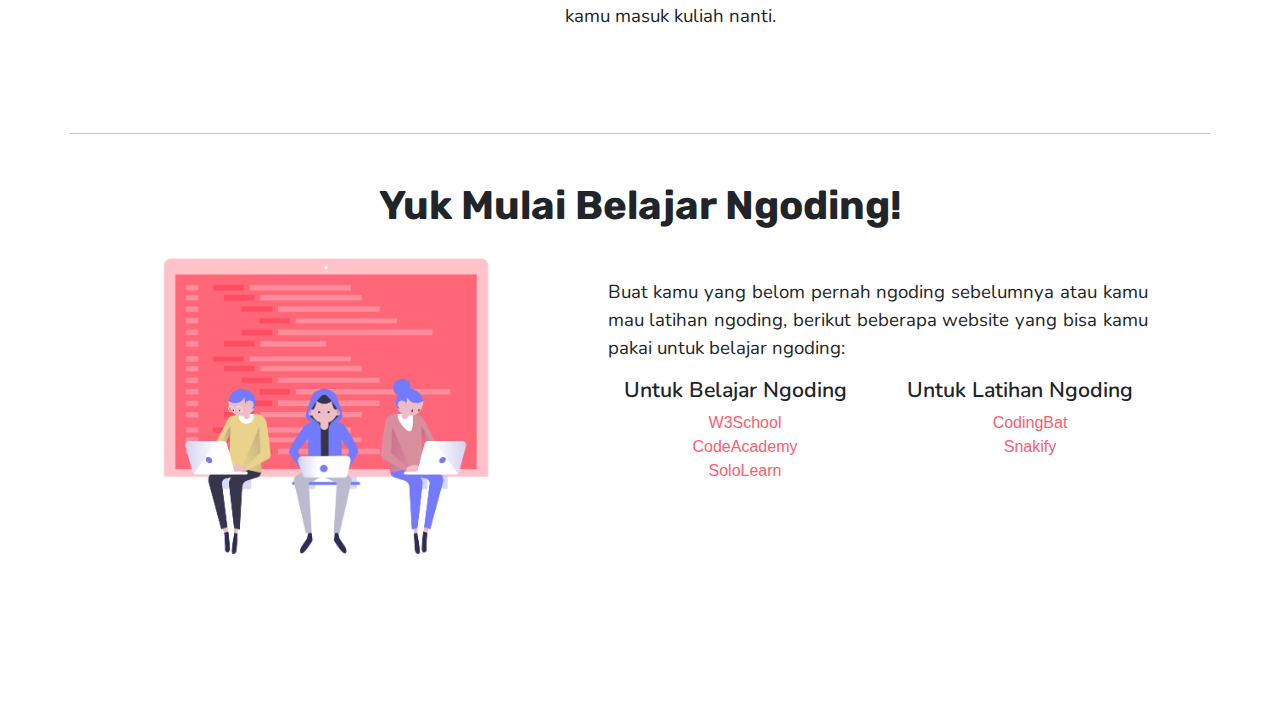
<file: akademik.html>
<!DOCTYPE html>
<html lang="en">
<head>
    <meta charset="UTF-8">
    <meta name="viewport" content="width=device-width, initial-scale=1.0">
    <meta http-equiv="X-UA-Compatible" content="ie=edge">
    <link href="https://fonts.googleapis.com/css?family=Nunito:400,600,700|Rubik:400,700&display=swap" rel="stylesheet">
    <link rel="stylesheet" href="https://stackpath.bootstrapcdn.com/bootstrap/4.3.1/css/bootstrap.min.css" integrity="sha384-ggOyR0iXCbMQv3Xipma34MD+dH/1fQ784/j6cY/iJTQUOhcWr7x9JvoRxT2MZw1T" crossorigin="anonymous">
    <link rel="stylesheet" href="akademik.css">
    <link rel="stylesheet" href="navbar.css">
    <link rel="apple-touch-icon-precomposed" sizes="57x57" href="Asset/Icon/apple-touch-icon-57x57.png" />
    <link rel="apple-touch-icon-precomposed" sizes="114x114" href="Asset/Icon/apple-touch-icon-114x114.png" />
    <link rel="apple-touch-icon-precomposed" sizes="72x72" href="Asset/Icon/apple-touch-icon-72x72.png" />
    <link rel="apple-touch-icon-precomposed" sizes="144x144" href="Asset/Icon/apple-touch-icon-144x144.png" />
    <link rel="apple-touch-icon-precomposed" sizes="60x60" href="Asset/Icon/apple-touch-icon-60x60.png" />
    <link rel="apple-touch-icon-precomposed" sizes="120x120" href="Asset/Icon/apple-touch-icon-120x120.png" />
    <link rel="apple-touch-icon-precomposed" sizes="76x76" href="Asset/Icon/apple-touch-icon-76x76.png" />
    <link rel="apple-touch-icon-precomposed" sizes="152x152" href="Asset/Icon/apple-touch-icon-152x152.png" />
    <link rel="icon" type="image/png" href="Asset/Icon/favicon-196x196.png" sizes="196x196" />
    <link rel="icon" type="image/png" href="Asset/Icon/favicon-96x96.png" sizes="96x96" />
    <link rel="icon" type="image/png" href="Asset/Icon/favicon-32x32.png" sizes="32x32" />
    <link rel="icon" type="image/png" href="Asset/Icon/favicon-16x16.png" sizes="16x16" />
    <link rel="icon" type="image/png" href="Asset/Icon/favicon-128.png" sizes="128x128" />
    <meta name="application-name" content="&nbsp;"/>
    <meta name="msapplication-TileColor" content="#FFFFFF" />
    <meta name="msapplication-TileImage" content="Asset/Icon/mstile-144x144.png" />
    <meta name="msapplication-square70x70logo" content="Asset/Icon/mstile-70x70.png" />
    <meta name="msapplication-square150x150logo" content="Asset/Icon/mstile-150x150.png" />
    <meta name="msapplication-wide310x150logo" content="Asset/Icon/mstile-310x150.png" />
    <meta name="msapplication-square310x310logo" content="Asset/Icon/mstile-310x310.png" />
    <title>Info Akademik</title>
</head>
<body>
    <nav class="navbar fixed-top navbar-expand-lg navbar-light m-auto" id="navbar">
        <a class="navbar-brand mr-auto" id="imaba" href="index.html">iMaba</a>
        <button onclick="changeColorButton()" class="navbar-toggler ml-auto" type="button" data-toggle="collapse" data-target="#navbarSupportedContent" aria-controls="navbarSupportedContent" aria-expanded="false" aria-label="Toggle navigation">
            <span class="navbar-toggler-icon"></span>
          </button>
        <div class="collapse navbar-collapse ml-auto" id="navbarSupportedContent">
            <ul class="navbar-nav ml-auto">
                    <li class="nav-item">
                            <a class="nav-link active" id=akademik href="akademik.html">Akademik</a>
                        </li>
                <li class="nav-item">   
                    <a class="nav-link" id=UI href="UI.html">Info Kampus</a>
                </li>
                <li class="nav-item">
                    <a class="nav-link" id=pacil href="./Info Fasilkom/fasilkom.html">Info Fasilkom</a>
                </li>
                <li class="nav-item">
                    <a class="nav-link" id=info href="Informasi.html">Kanal Informasi</a>
                </li>
            </ul>
        </div>
    </nav>
    <div id="app">
            <div class="container-fluid first-page fadein-swap px-5" id="first-page">
                    <div class="row">
                        <div class="col-md-5 mx-5 opening">
                            <h1>INFO AKADEMIK</h1>
                            <p class="mt-3">Kamu masih bingung dan penasaran bagaimana kegiatan pembelajaran di Fasilkom? <br> Untuk menjawab rasa penasaran dan kebingungan kamu, yuk simak penjelasan singkat berikut!</p>
                        </div>
                        <div class="col-md-6">
                                <img class="img-fluid person" src="Asset/200ppi/Asset 1people.png">
                    </div>
                </div>
                <div class="text-center">
                        <a class="text-center" id="start" style="border:none; border-radius: 50%; height: 80px; width:auto;" href="#part1">
                            <img class="img-button" src="Asset/200ppi/Asset 5button arrow.png" style="height: 80px; width:auto; border-radius: 50%; transition: 0.5s">
                        </a>
                    </div>
            </div>
                <div class="container part1 fadein-swap mb-5" id="part1" style="padding-top:90px;">
                    <h1 class="text-center">Belajar Apa Saja di Fasilkom?</h1>
                    <div class="row my-4">
                       <div class="col-md">
                           <div class="text-center">
                                <img src="Asset/200ppi/Asset 1komputer akademik.png" class="img-fluid" style="max-height: 150px; width:auto;">
                                <h2 class="text-center" style="padding-top: 30px; padding-left: 20px;padding-bottom: 20px;">Programming</h2>
                                <p class="text-justify"> Dalam programming kita belajar berbagai macam bahasa pemrograman untuk menyusun algoritma yang dapat kita gunakan untuk mengembangkan sebuah program, aplikasi, atau software. Contoh mata kuliahnya, misalnya Dasar-Dasar Pemrograman 1 dimana kamu akan belajar salah satu bahasa pemrograman, yaitu Python.</p>
                            </div>         
                       </div>
                       <div class="col-md">
                            <div class="text-center">
                                    <img src="Asset/200ppi/Asset 2integral.png" class="img-fluid" style="max-height: 150px; width:auto;">
                                    <h2 class="text-center" style="padding-top: 30px; padding-left: 20px;padding-bottom: 20px;">Matematika</h2>
                                    <p class="text-justify"> Karena dalam programming memerlukan 
                                            logika yang terlatih, maka kita di sini juga 
                                            belajar matematika untuk melatih 
                                            logika kita. Contoh mata kuliahnya, 
                                            misalnya Matematika Dasar 1 dan 
                                            Matematika Diskret 1.</p>
                                </div> 
                       </div> 
                       <div class="col-md fadein-swap">
                            <div class="text-center">
                                    <img src="Asset/200ppi/Asset 3manajemen.png" class="img-fluid" style="max-height: 150px; width:auto;">
                                    <h2 class="text-center" style="padding-top: 30px; padding-left: 20px;padding-bottom: 20px;">Manajemen</h2>
                                    <p class="text-justify"> Di Fasilkom, kita juga belajar manajemen 
                                            agar kita dapat mengolah suatu ide 
                                            bisnis untuk mengembangkan proyek.</p>
                                </div> 
                       </div>
                    </div>
                </div>
            
                <div class="container slide mb-5 mx-auto" id="part2">
                    <div class="row">
                    <div class="col-md mb-3">
                        <img src="Asset/200ppi/Asset 4asking.png" class="img-fluid">
                    </div>
                    <div class="col-md">
                            <p class="asking">Jurusan di Fasilkom itu ada dua yaitu jurusan 
                                    Ilmu Komputer dan 
                                    Sistem Informasi.</p>
                            <p class="asking">Apa sih perbedaannya?</p>
                            <div class="text-center">
                                <button  class="text-center arrow" style="background:none; border:none; height: 80px; width:auto;" onclick="showSlidesNext()" id="asking">
                                    <img src="Asset/200ppi/Asset 5button arrow.png" style="height: 80px; width:auto; transform: rotate(270deg); border-radius:50%; transition: 0.5s">
                                </button>
                            </div>
                    </div>
                </div>
                </div>
                <div class="container slide fadein mb-5 mx-auto" id="part3">
                        <div id="dummy" style="height:80px;"></div>
                        <h1 class="text-center">Perbedaan Ilmu Komputer dengan Sistem Informasi</h1>
                    <div class="row" style="padding-top: 30px;">
                        <div class="col-md">
                            <ul class="text-center list-group" id="switch-swap">
                                <li class="list-group-item text-center p-3" id="ilkom" style="border-radius:10px; background: none;" >
                                    <button class="text-center" id="ilkom-button" style="background:none; border:none;" onclick="swapPerbedaanIlkom()"><h2 style="background:none;" class="text-center" id="ilkom-h">Ilmu Komputer</h2></button>
                                </li>
                                <li class="list-group-item text-center p-3 " id ="SI" style="border-radius:10px; background: none;">
                                    <button class="text-center" id="SI-button"  style="background:none; border:none; " onclick="swapPerbedaanSI()"><h2 class="text-center" style="background:none;">Sistem Informasi</h2></button>
                                </li>
                            </ul>
                        </div>
                        <div class="col-md-7 mx-2" id="swaped">
                            <div class="swap fadein-swap">
                                    <p>Dalam jurusan Ilmu Komputer, kita belajar 
                                            pemanfaatan ilmu komputer, diantaranya desain 
                                            algoritma dan implementasinya untuk 
                                            mengembangkan perangkat lunak yang 
                                            berkualitas hingga pemutakhiran aplikasi 
                                            berbasis kecerdasan buatan, robotika, 
                                            pengolahan informasi multimedia, keamanan 
                                            informasi dan jaringan, serta pengolahan 
                                            data besar.</p>
                                        <p>Ilmu Komputer mencakup fondasi bidang komputasi, 
                                            meliputi pemrograman, perancangan & analisis algoritma, 
                                            arsitektur komputer, sistem operasi, jaringan komputer, 
                                            teori komputasi, sistem cerdas, rekayasa perangkat lunak, 
                                            analisis numerik, dan sebagainya.
                                            </p>
                            </div>
                            <div class="swap fadein-swap">
                                    <p>Dalam jurusan Sistem Informasi, kita menggabungkan 
                                            konsep komputer dengan bisnis manajemen. 
                                            Sistem Informasi berfokus pada pengembangan, 
                                            pemanfaatan, dan pengelolaan 
                                            Sistem Informasi/Teknologi Informasi dalam suatu organisasi.</p>
                                        <p>Sistem Informasi mencakup fondasi bidang bisnis, 
                                            meliputi administrasi bisnis, 
                                            prinsip-prinsip manajemen,  
                                            sistem informasi, sistem informasi 
                                            akuntansi dan keuangan, sistem-sistem 
                                            perusahaan, arsitektur & pemrograman 
                                            aplikasi perusahaan, dan sebagainya.
                                            </p>    
                             </div>   
                        </div>  
                    </div>
                </div>
                <div class="container mb-5 mx-auto" id="part4" style="margin-top: 30px;">
                    <h1 class="text-center">Kurikulum</h1>
                    <div class="row my-4">
                        <div class="col-md mx-auto mb-0 text-justify">
                            <p>Fakultas Ilmu Komputer menawarkan berbagai mata kuliah terapan yang dapat 
                                    digolongkan ke dalam beberapa peminatan, yaitu :</p>
                                <ul class="list-group list-group-horizontal" style="margin-bottom: 20px;margin-top: 10px;">
                                    <li class="list-group-item text-center" id="minat-ilkom-button" style="border:none; background: none; padding:7.5px;">
                                        <button class="text-center" onclick="swapMinatIlkom()"><h2 class="text-center my-auto">Ilmu Komputer</h2></button>
                                    </li>
                                    <li class="list-group-item text-center" id="minat-SI-button" style="border:none; background: none; padding:7.5px;">
                                        <button class="text-center" onclick="swapMinatSI()"><h2 class="text-center my-auto">Sistem Informasi</h2></button>
                                    </li>
                                </ul>
                            <div class="list-minat mb-3" id="minat" style="max-width:450px;">
                                <div class="minat fadein-swap">
                                <ul class="px-2">
                                    <li>
                                        <img src="Asset/200ppi/Asset 4buble list.png" style="height:10px; width:10px;" alt="" class="mx-0 px-0"> Bidang Minat Kecerdasan Komputasional
                                    </li>
                                    <li>
                                        <img src="Asset/200ppi/Asset 4buble list.png" style="height:10px; width:10px;" alt="" class="mx-0 px-0"> Bidang Minat Teknologi Perangkat Lunak
                                    </li>
                                    <li>
                                        <img src="Asset/200ppi/Asset 4buble list.png" style="height:10px; width:10px;" alt="" class="mx-0 px-0"> Bidang Minat Pengelolahan Informasi
                                    </li>
                                    <li>
                                        <img src="Asset/200ppi/Asset 4buble list.png" style="height:10px; width:10px;" alt="" class="mx-0 px-0"> Bidang Minat Arsitektur dan Infrastruktur
                                    </li>
                                </ul>
                            </div>
                            <div class="minat fadein-swap">
                                <ul class="px-2">
                                    <li>
                                        <img src="Asset/200ppi/Asset 4buble list.png" style="height:10px; width:10px;" alt="" class="mx-0 px-0"> Bidang Minat Teknologi Informasi
                                    </li>
                                    <li>
                                        <img src="Asset/200ppi/Asset 4buble list.png" style="height:10px; width:10px;" alt="" class="mx-0 px-0"> Bidang Minat Sistem Enterprise
                                    </li>
                                </ul>
                            </div>
                            </div>
                            <p>Semua mata kuliah wajib UI, wajib rumpun, wajib fakultas, wajib program studi, 
                                    pilihan bidang minat dan pilihan lain yang diambil harus disesuaikan sehingga 
                                    jumlah minimum total SKS menjadi 144 sks.</p>
                            <p>Nah, untuk gambaran awal, di bawah ini bisa disimak mata kuliah apa saja yang 
                                    akan kamu pelajari selama semester 1 dan semester 2!</p>
                        </div>
                        <div class="col-md" id="gambar-part4">
                            <img class="text-center img-fluid" src="Asset/200ppi/Asset 1part 4 image.png">
                        </div>
                    </div>
                </div>
                <div id="part5" class="container mb-5 mx-auto">
                    <h1 class="text-center pb-5">Mata Kuliah</h1>
                    <ul class="list-group list-group-horizontal px-0 mx-0">
                        <li class="list-group-item border-0 p-3 mx-1 hoverMatkulIlkom" style="background: #FFADB7; border-bottom-left-radius: 0px;">
                            <button id="matkul-ilkom" onclick="changeMatkul(this)" style="border:none; background: none;"><h2>Ilmu Komputer</h2></button>
                        </li>
                        <li class="list-group-item border-0 p-3 mx-1 hoverMatkulSI" style="border-bottom-right-radius: 0px;">
                            <button id="matkul-SI" onclick="changeMatkul(this)" style="border:none; background:none;"><h2>Sistem Informasi</h2></button>
                        </li>
                    </ul>
                    <div class="row">
                        <div id="col-matkul" class="col-lg-8 rounded p-2 mb-3 mx-0" style="border:#FFADB7 solid 5px;">
                            <img  src="Asset/200ppi/Matkul Ilkom.png" class="img-fluid swap-matkul fadein" style="display:block;" alt="">
                            <img  src="Asset/200ppi/Matkul SI.png" alt="" style="display:none;" class=" fadein img-fluid swap-matkul">
                        </div>  
                        <div class="col-md-4" id="col-keterangan">
                            <img src="Asset/200ppi/Keterangan AJa.png" style="border: #FFADB7 solid 5px;" class="img-fluid rounded p-3" alt="">
                        </div>
                    </div>
                    
                </div>
                <div id="part6" class="container mb-5">
                    <h1 class="text-center">Penggunaan E-Learning SCELE</h1>
                    <div class="row my-4">
                        <div class="col-md-5">
                            <img class="img-fluid mx-auto" src='Asset/200ppi/Asset 2part 6 image.png'>
                        </div>
                        <div class="col-md my-4 text-justify">
                            <p>Kegiatan pembelajaran di Fasilkom menggunakan 
                                    Student Centered E-Learning Environment atau disingkat 
                                    dengan SCELE. </p>
                            <p>Untuk SCELE sendiri ada dua macam, yaitu SCELE UI dan 
                                    SCELE Fasilkom.</p>
                            <p>SCELE Fasilkom, nah di sini, pengumuman, pr sampai semua materi perkuliahan kecuali mata kuliah wajib universitas bisa kamu lihat.
                                Kamu bisa mengakses SCELE Fasilkom melalui <a style="color:#FF5C6F" href="">https://scele.cs.ui.ac.id/</a> dan untuk tutorial penggunaannya 
                                    sendiri dapat kamu lihat melalui : <br><br>
                            <a style="color:#FF5C6F; width:auto;" href="https://scele.cs.ui.ac.id/static/tutorial/tutorial_mahasiswa.pdf">Click Disini!!</a> 
                             <br><br>SCELE UI, Kalo di sini, kamu bakal pakai situs ini untuk mata kuliah MPKT B.
                                  Untuk SCELE UI, kamu bisa akses melalui <a style="color:#FF5C6F;" href="https://scele.ui.ac.id/">https://scele.ui.ac.id/</a>  
                                    dan untuk panduan penggunaannya dapat kamu akses 
                                    melalui:

                                    <br><br><a style="color:#FF5C6F; width:auto;" href="https://drive.google.com/file/d/0BwbADLEbKNsBY01rUT
                                    c1VzJocWc/view">Click Disini!</a> 

                            <br><br> Tenang aja, nanti kamu juga akan diajari 
                                    cara penggunaan SCELE saat kamu masuk kuliah nanti.</p>
                        </div>
                    </div>
                </div>
                <div id="part7" class="container mb-5">
                    <h1 class="text-center">Yuk Mulai Belajar Ngoding!</h1>
                    <div class="row justify-content-center my-4">
                        <div class="col-md-5">
                            <img class="img-fluid mx-auto" src="Asset/200ppi/Asset 3part 7 image.png" style="width: auto; height: 300px">
                        </div>
                        <div class="col-md-6 my-4">
                        <p class="text-justify">Buat kamu yang belom pernah ngoding sebelumnya atau kamu mau latihan ngoding, berikut beberapa website yang bisa kamu pakai untuk belajar ngoding:</p>
                        <div class="row">
                            <div class="col-sm text-center">
                                <h2>Untuk Belajar Ngoding</h2>
                                <ul>
                                    <li>
                                        <a style="color:#FF5C6F;" href="https://www.w3schools.com/">W3School</a>
                                    </li>
                                    <li>
                                        <a style="color:#FF5C6F;" href="https://www.codecademy.com/">CodeAcademy</a>
                                    </li>
                                    <li>
                                        <a style="color:#FF5C6F;" href="https://www.sololearn.com/">SoloLearn</a>
                                    </li>
                                </ul>
                            </div>
                            <div class="col-sm text-center">
                                <h2>Untuk Latihan Ngoding</h2>
                                <ul>
                                    <li>
                                        <a style="color:#FF5C6F;" href="https://codingbat.com/java">CodingBat</a>
                                    </li>
                                    <li>
                                        <a style="color:#FF5C6F;" href="https://snakify.org/en/">Snakify</a>
                                    </li>
                                </ul>
                            </div>
                        </div>
                    </div>
                </div>        
                </div>
                <script type='text/javascript' src="Akademik.js"></script>   
    </div>
    <script src="https://code.jquery.com/jquery-3.3.1.slim.min.js" integrity="sha384-q8i/X+965DzO0rT7abK41JStQIAqVgRVzpbzo5smXKp4YfRvH+8abtTE1Pi6jizo" crossorigin="anonymous"></script>
    <script src="https://cdnjs.cloudflare.com/ajax/libs/popper.js/1.14.7/umd/popper.min.js" integrity="sha384-UO2eT0CpHqdSJQ6hJty5KVphtPhzWj9WO1clHTMGa3JDZwrnQq4sF86dIHNDz0W1" crossorigin="anonymous"></script>
    <script src="https://stackpath.bootstrapcdn.com/bootstrap/4.3.1/js/bootstrap.min.js" integrity="sha384-JjSmVgyd0p3pXB1rRibZUAYoIIy6OrQ6VrjIEaFf/nJGzIxFDsf4x0xIM+B07jRM" crossorigin="anonymous"></script>
</body>
</html>
</file>
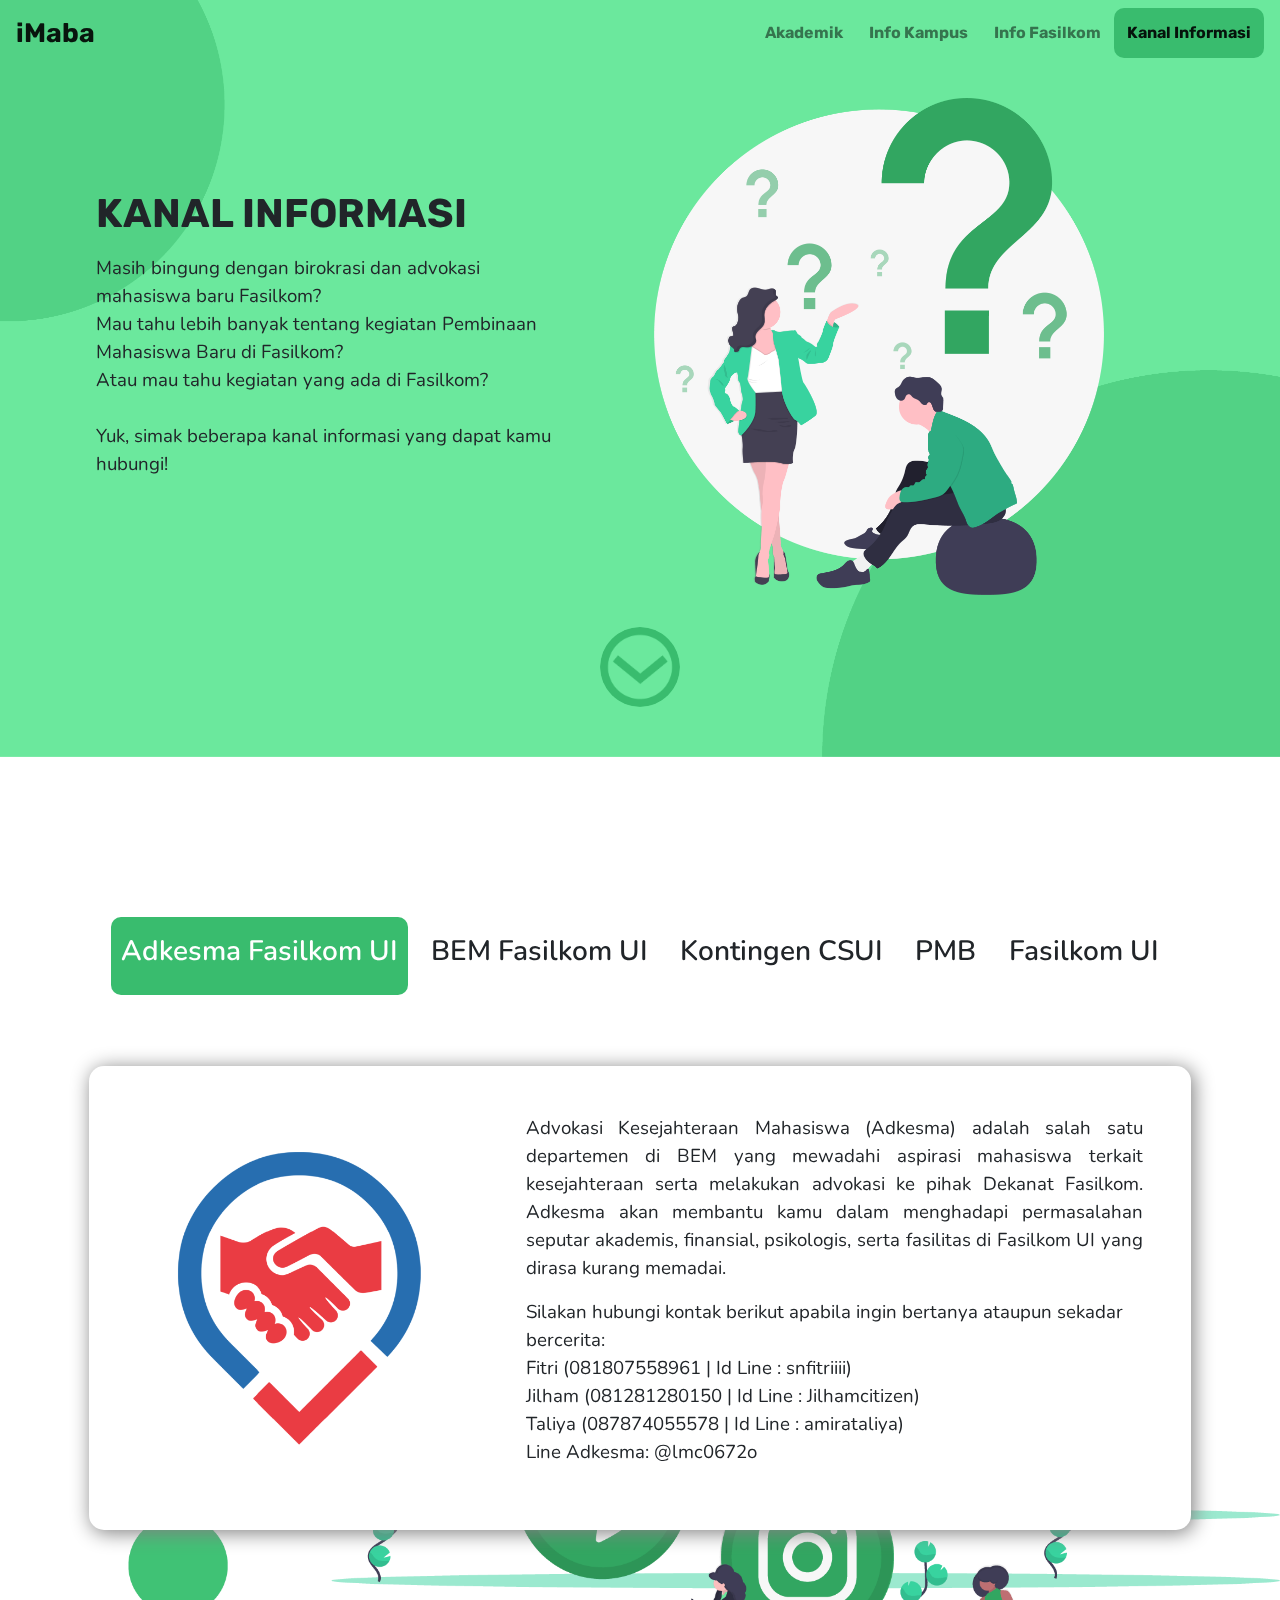
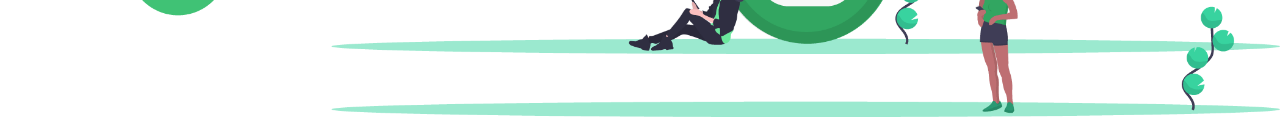
<file: Informasi.html>
<!DOCTYPE html>
<html lang="en">
<head>
    <meta charset="UTF-8">
    <meta name="viewport" content="width=device-width, initial-scale=1.0">
    <meta http-equiv="X-UA-Compatible" content="ie=edge">
    <link rel="apple-touch-icon-precomposed" sizes="57x57" href="Asset/Icon/apple-touch-icon-57x57.png" />
    <link rel="apple-touch-icon-precomposed" sizes="114x114" href="Asset/Icon/apple-touch-icon-114x114.png" />
    <link rel="apple-touch-icon-precomposed" sizes="72x72" href="Asset/Icon/apple-touch-icon-72x72.png" />
    <link rel="apple-touch-icon-precomposed" sizes="144x144" href="Asset/Icon/apple-touch-icon-144x144.png" />
    <link rel="apple-touch-icon-precomposed" sizes="60x60" href="Asset/Icon/apple-touch-icon-60x60.png" />
    <link rel="apple-touch-icon-precomposed" sizes="120x120" href="Asset/Icon/apple-touch-icon-120x120.png" />
    <link rel="apple-touch-icon-precomposed" sizes="76x76" href="Asset/Icon/apple-touch-icon-76x76.png" />
    <link rel="apple-touch-icon-precomposed" sizes="152x152" href="Asset/Icon/apple-touch-icon-152x152.png" />
    <link rel="icon" type="image/png" href="Asset/Icon/favicon-196x196.png" sizes="196x196" />
    <link rel="icon" type="image/png" href="Asset/Icon/favicon-96x96.png" sizes="96x96" />
    <link rel="icon" type="image/png" href="Asset/Icon/favicon-32x32.png" sizes="32x32" />
    <link rel="icon" type="image/png" href="Asset/Icon/favicon-16x16.png" sizes="16x16" />
    <link rel="icon" type="image/png" href="Asset/Icon/favicon-128.png" sizes="128x128" />
    <meta name="application-name" content="&nbsp;"/>
    <meta name="msapplication-TileColor" content="#FFFFFF" />
    <meta name="msapplication-TileImage" content="Asset/Icon/mstile-144x144.png" />
    <meta name="msapplication-square70x70logo" content="Asset/Icon/mstile-70x70.png" />
    <meta name="msapplication-square150x150logo" content="Asset/Icon/mstile-150x150.png" />
    <meta name="msapplication-wide310x150logo" content="Asset/Icon/mstile-310x150.png" />
    <meta name="msapplication-square310x310logo" content="Asset/Icon/mstile-310x310.png" />
    <link href="https://fonts.googleapis.com/css?family=Nunito:400,600,700|Rubik:400,700&display=swap" rel="stylesheet">
    <link rel="stylesheet" href="https://stackpath.bootstrapcdn.com/bootstrap/4.3.1/css/bootstrap.min.css" integrity="sha384-ggOyR0iXCbMQv3Xipma34MD+dH/1fQ784/j6cY/iJTQUOhcWr7x9JvoRxT2MZw1T" crossorigin="anonymous">
    <link rel="stylesheet" href="navbar.css">
    <link rel="stylesheet" href="informasi.css">
    <title>Kanal Informasi</title>
</head>
<body>
    <nav class="navbar fixed-top navbar-expand-lg navbar-light m-auto" id="navbar">
        <a class="navbar-brand mr-auto" id="imaba" href="index.html">iMaba</a>
        <button onclick="changeColorButton()" class="navbar-toggler ml-auto" type="button" data-toggle="collapse" data-target="#navbarSupportedContent" aria-controls="navbarSupportedContent" aria-expanded="false" aria-label="Toggle navigation">
            <span class="navbar-toggler-icon"></span>
          </button>
        <div class="collapse navbar-collapse ml-auto" id="navbarSupportedContent">
            <ul class="navbar-nav ml-auto">
                    <li class="nav-item">
                            <a class="nav-link " id=akademik href="akademik.html">Akademik</a>
                        </li>
                <li class="nav-item">   
                    <a class="nav-link" id=UI href="UI.html">Info Kampus</a>
                </li>
                <li class="nav-item">
                    <a class="nav-link" id=pacil href="./Info Fasilkom/fasilkom.html">Info Fasilkom</a>
                </li>
                <li class="nav-item active">
                    <a class="nav-link" id=info href="Informasi.html">Kanal Informasi</a>
                </li>
            </ul>
        </div>
    </nav>
    <div id="app" class="mb-5 pb-3">
        <div id="fist-page" class="container-fluid first-page fadein px-5 mb-5 fadein">
            <div class="row">
                <div class="col-md-5 mx-5 opening">
                    <h1>KANAL INFORMASI</h1>
                    <p class="mt-3">
                        Masih bingung dengan birokrasi dan advokasi
mahasiswa baru Fasilkom?
                        <br>Mau tahu lebih banyak tentang kegiatan
                        Pembinaan Mahasiswa Baru di Fasilkom?
                        <br>Atau mau tahu kegiatan yang ada di Fasilkom?
                        <br><br>Yuk, simak beberapa kanal informasi 
                        yang dapat kamu hubungi!
                    </p>
                </div>
                <div class="col-md-4 mx-1 py-2">
                    <img src="Asset/Kanal Informasi/200ppi/First-page.png" class="person" alt="" class="img-fluid">
                </div>
            </div>
            <div class="text-center mt-4">
                <a href="#part1" id="start" style="background:none; border:none; height: 80px; width:auto;" class="text-center">
                    <img src="Asset/Kanal Informasi/200ppi/Button part1.png" style="height: 80px; width:auto; border-radius: 50%; transition: 0.5s">
                </a>
            </div>
        </div>
        <div id="part1" class="container my-5 py-5 mx-auto" style="height:800px;">
            <h3 class="dummy text-center mt-5"></h3>
            <div id="menu" class="mb-5 p-3 text-center">
                <div id="adkesma" class="menu buttonfx slideleft btn-active mx-1" onclick="changeMenu(this)">
                    <h3 class="py-2">Adkesma
                        Fasilkom UI
                    </h3>
                </div>
                <div id="bemcs" class="menu  buttonfx slideleft mx-1" onclick="changeMenu(this)">
                    <h3 class="py-2">
                        BEM
                        Fasilkom UI
                    </h3>
                </div>
                <div id="kontingen" class="menu  buttonfx slideleft mx-1" onclick="changeMenu(this)">
                    <h3 class="py-2">
                        Kontingen CSUI
                    </h3>
                </div>
                <div id="PMB" class="menu buttonfx slideleft mx-1" onclick="changeMenu(this)">
                    <h3 class="py-2">
                        PMB
                    </h3>
                </div>
                <div id="fasilkom" class="menu buttonfx slideleft mx-1" onclick="changeMenu(this)">
                    <h3 class="py-2">
                        Fasilkom UI
                    </h3>
                </div>
            </div>
            <div id="adkesma-info" class="fadein row swaped p-3 m-1">
                <div class="col-md-4 m-3 logo">
                    <img src="Asset/Kanal Informasi/SVG/Pengmas.svg" alt="" class="img-fluid" style="max-height: 320px;">
                </div>
                <div class="col-md m-3 p-3 text">
                    <p>
                            Advokasi Kesejahteraan Mahasiswa 
                            (Adkesma) adalah salah satu departemen 
                            di BEM yang mewadahi aspirasi mahasiswa 
                            terkait kesejahteraan serta melakukan 
                            advokasi ke pihak Dekanat Fasilkom. 
                            Adkesma akan membantu kamu dalam 
                            menghadapi permasalahan seputar 
                            akademis, finansial, psikologis, serta fasilitas 
                            di Fasilkom UI yang dirasa kurang memadai.
                    </p>
                    <p class="text-left">
                            Silakan hubungi kontak berikut apabila ingin
                            bertanya ataupun sekadar bercerita:
                            <br>Fitri (081807558961 | Id Line : snfitriiii)
                            <br>Jilham (081281280150 | Id Line : Jilhamcitizen)
                            <br>Taliya (087874055578 | Id Line : amirataliya)
                            <br>Line Adkesma: @lmc0672o
                    </p>
                </div>
            </div>
            <div id="bemcs-info" class="fadein row swaped p-3 m-1" style="display:none;">
                    <div class="col-md-4 m-3 logo">
                        <img src="Asset/Kanal Informasi/SVG/Bem.svg" alt="" class="img-fluid">
                    </div>
                    <div class="col-md m-3 p-3 text">
                        <p>
                            BEM (Badan Eksekutif Mahasiswa) Fasilkom UI adalah badan eksekutif mahasiswa tingkat fakultas yang berada di Fakultas Ilmu Komputer UI. BEM Fasilkom UI. memiliki tugas dan wewenang untuk menjalankan peran eksekutif dalam lingkungan Fasilkom UI. Kegiatan yang diadakan oleh BEM haruslah memenuhi tridharma perguruan tinggi, serta pengimplementasian IT. BEM Fasilkom UI memiliki enam bidang, yaitu bidang relasi, internal, keuangan, kesejahteraan mahasiswa, minat bakat, dan sosial politik, serta satu kontrol internal.
                        </p>
                        <p class="text-left">
                                Narahubung: 
                               <br>Adiva Reyhan
                               <br>Kepala Biro Humas BEM Fasilkom UI 2019
                               <br>+62 8788 3000 166
                        </p>
                        <p class="text-left">
                                Line: @BEMFasilkomUI
                               <br>Instagram: @bemfasilkomui
                               <br>Twitter: @BEMFasilkomUI
                               <br>Facebook: bemfasilkomui
                               <br>Website: bem.cs.ui.ac.id
                        </p>
                    </div>
                </div>
                <div id="kontingen-info" class="fadein row swaped p-3 m-1" style="display:none;">
                        <div class="col-md-4 m-3 logo">
                            <img src="Asset/Kanal Informasi/SVG/Kontingen.svg" alt="" class="img-fluid">
                        </div>
                        <div class="col-md m-3 p-3 text">
                            <p>
                                    Kontingen CSUI adalah bidang minat bakat dari 
                                    BEM Fasilkom UI yang bertujuan mewadahi dan 
                                    menyalurkan minat dan bakat mahasiswa 
                                    Fasilkom di bidang seni budaya, keilmuan, dan 
                                    olahraga, serta penyelenggaraan Unit Kegiatan 
                                    Fakultas (UKF) dan Unit Kegiatan Olahraga 
                                    (Ukor).
                                    
                            </p>
                            <p class="text-left">
                                    Simak terus kegiatan dan update dari  bidang 
                                    minat bakat di sosial media berikut:
                                   <br>Line: @kontingencsui
                                   <br>Instagram: @kontingencsui
                            </p>
                        </div>
                    </div>
                    <div id="PMB-info" class="fadein row swaped p-3 m-1" style="display:none;">
                            <div class="col-md-4 m-3 logo">
                                <img src="Asset/Kanal Informasi/200ppi/PMB.png" alt="" class="img-fluid">
                            </div>
                            <div class="col-md m-3 p-3 text">
                                <p>
                                        PMB Fasilkom adalah acara untuk mahasiswa 
                                        baru dari elemen Fasilkom UI dalam rangka 
                                        mengenalkan kehidupan kuliah serta 
                                        budaya-budaya yang ada di Fasilkom.
                                        
                                </p>
                                <p class="text-left">
                                        Narahubung:
                                       <br>Bimo Iman Smartadi
                                       <br>Ketua Pelaksana
                                       <br>Line: bimoimans
                                       <br>No. telp: 0898922185
                                </p>
                                <p class="text-left">
                                        M. Rifqy Zulkarnaen
                                       <br>PJ Humas Publikasi Kreatif
                                       <br>Line: mrifqyz17
                                       <br>No. telp: 087777535288
                                </p>
                            </div>
                        </div>
                        <div id="fasilkom-info" class="fadein row swaped p-3 m-1" style="display:none;">
                                <div class="col-md-4  logo">
                                    <img src="Asset/Kanal Informasi/1x/CSUI.png" alt="" class="img-fluid">
                                </div>
                                <div class="col-md m-3 p-3 text">
                                    <p>
                                            Fakultas Ilmu Komputer UI (Fasilkom UI) 
merupakan salah satu fakultas Rumpun Ilmu 
Sains dan Teknologi di Universitas Indonesia.
Fasilkom UI menyelenggarakan program studi
pada jenjang Sarjana (S1), Magister (S2), dan
Doktoral (S3).
                                            
                                    </p>
                                    <p class="text-left">
                                            Fakultas Ilmu Komputer (Kampus UI Depok)
                                            Universitas Indonesia
                                           <br>Kampus UI Depok 16424, Jawa Barat Indonesia
                                           <br>Telp. +62 21 786 3419, Fax. +62 21 786 3415
                                           <br>Email: humasfasilkom@cs.ui.ac.id
                                           <br>Twitter: @FASILKOM_UI
                                           <br>Instagram: fasilkomuiofficial
                                           <br>Website: cs.ui.ac.id
                                    </p>
                                </div>
                            </div>
        </div>
        <script src="informasi.js"></script>
    </div>
    <script src="https://code.jquery.com/jquery-3.3.1.slim.min.js" integrity="sha384-q8i/X+965DzO0rT7abK41JStQIAqVgRVzpbzo5smXKp4YfRvH+8abtTE1Pi6jizo" crossorigin="anonymous"></script>
    <script src="https://cdnjs.cloudflare.com/ajax/libs/popper.js/1.14.7/umd/popper.min.js" integrity="sha384-UO2eT0CpHqdSJQ6hJty5KVphtPhzWj9WO1clHTMGa3JDZwrnQq4sF86dIHNDz0W1" crossorigin="anonymous"></script>
    <script src="https://stackpath.bootstrapcdn.com/bootstrap/4.3.1/js/bootstrap.min.js" integrity="sha384-JjSmVgyd0p3pXB1rRibZUAYoIIy6OrQ6VrjIEaFf/nJGzIxFDsf4x0xIM+B07jRM" crossorigin="anonymous"></script>
</body>
</html>
</file>
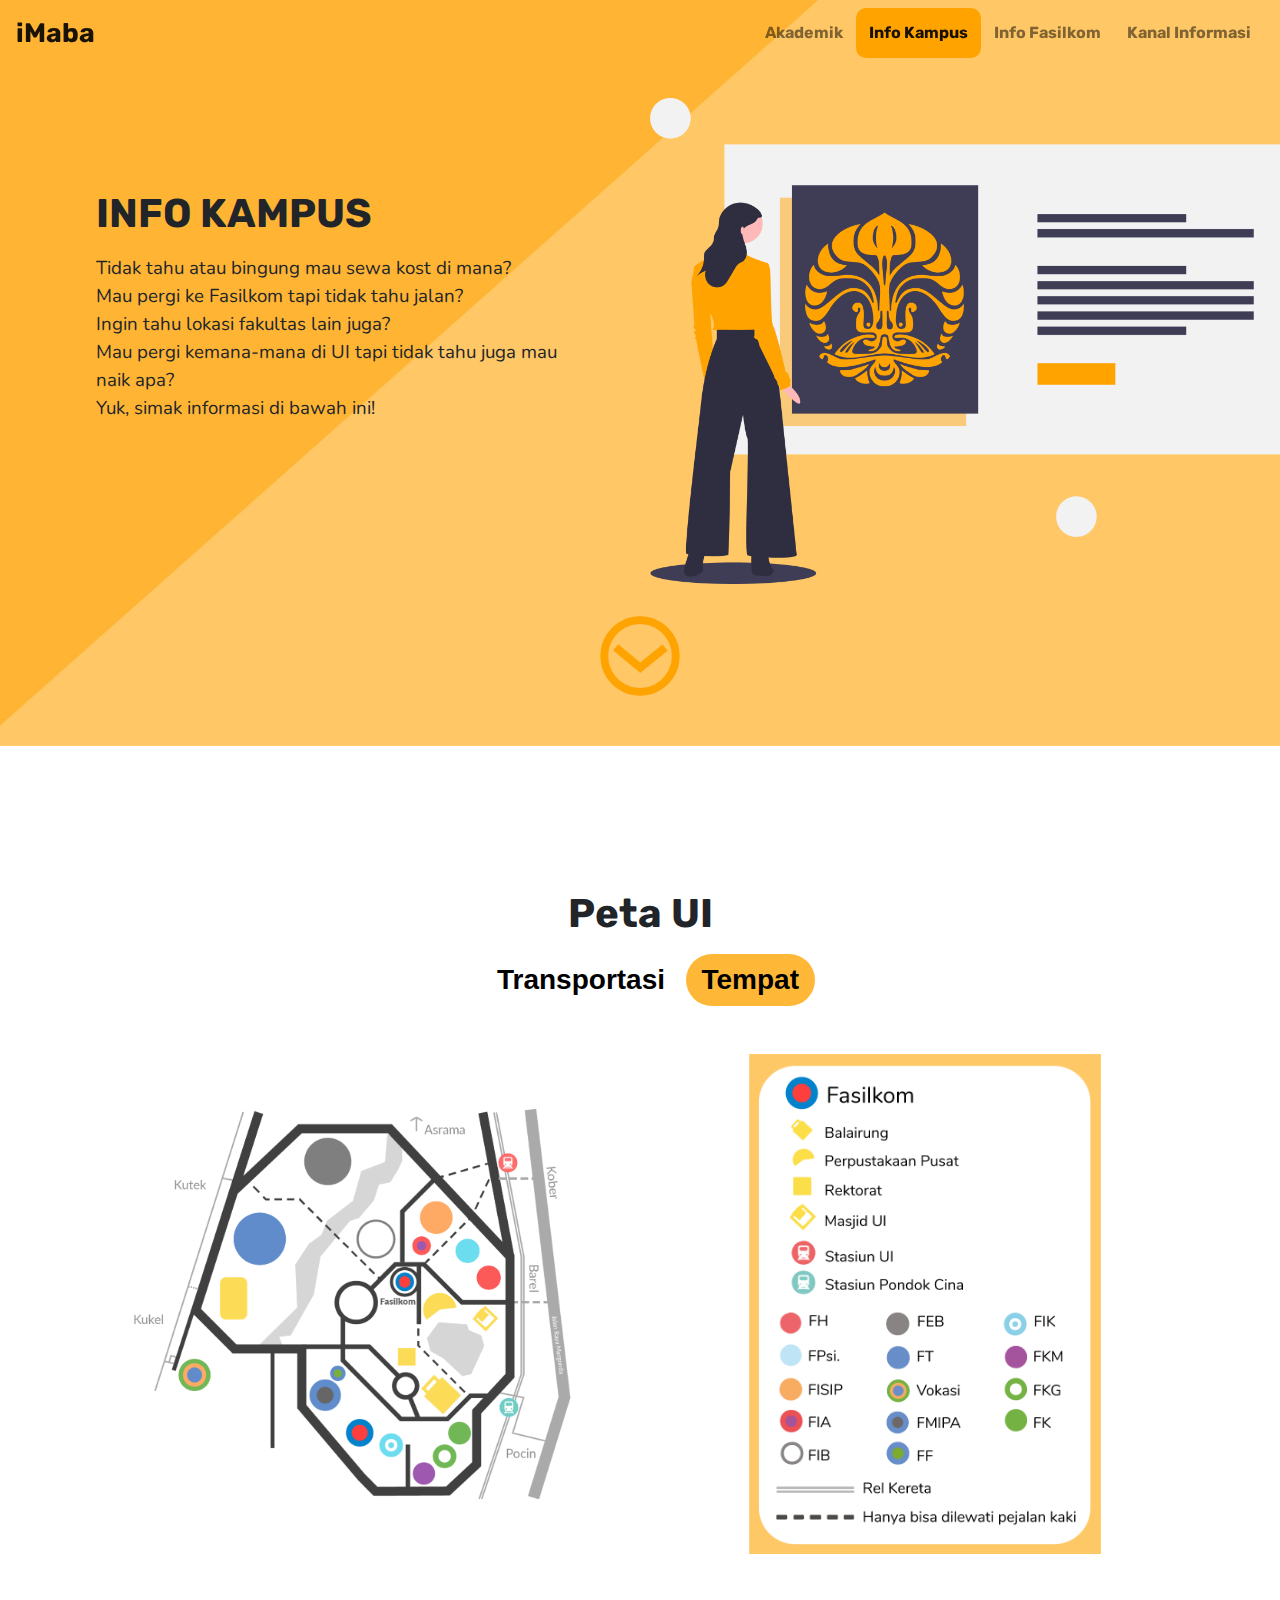
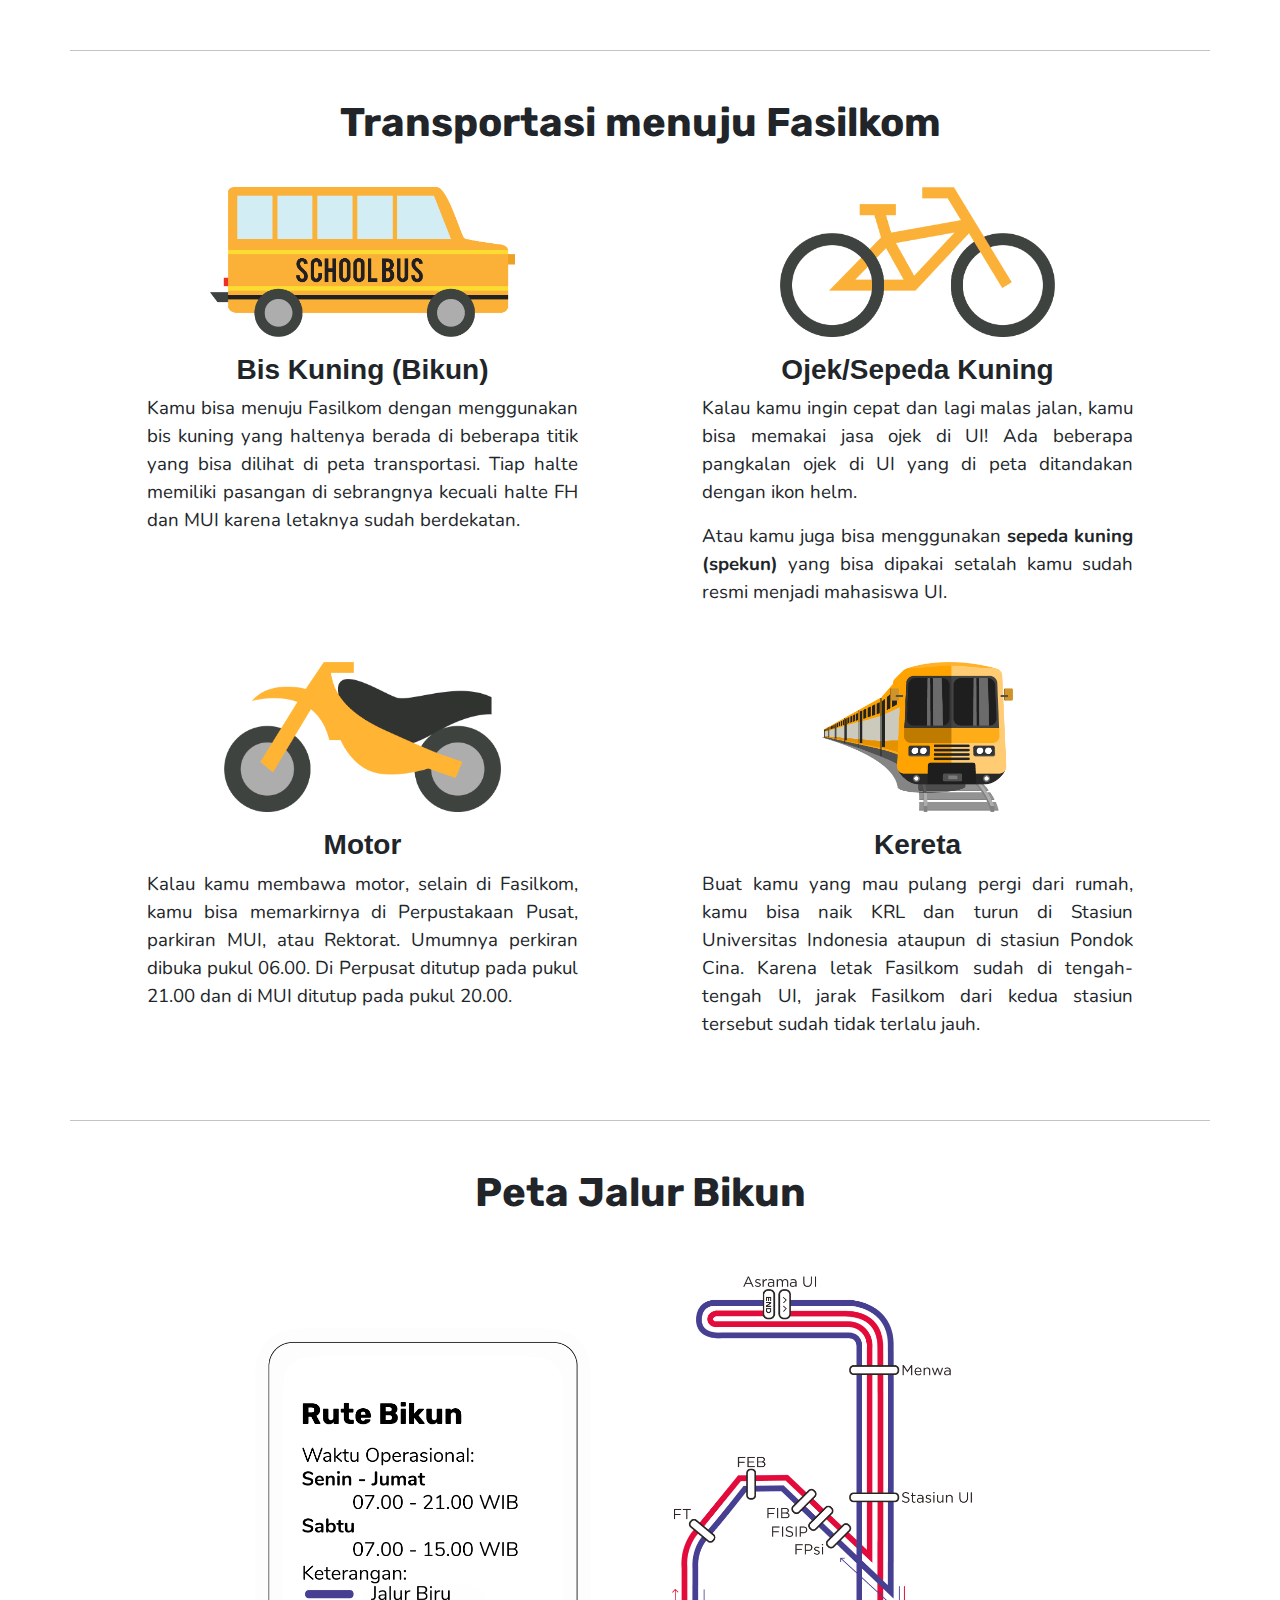
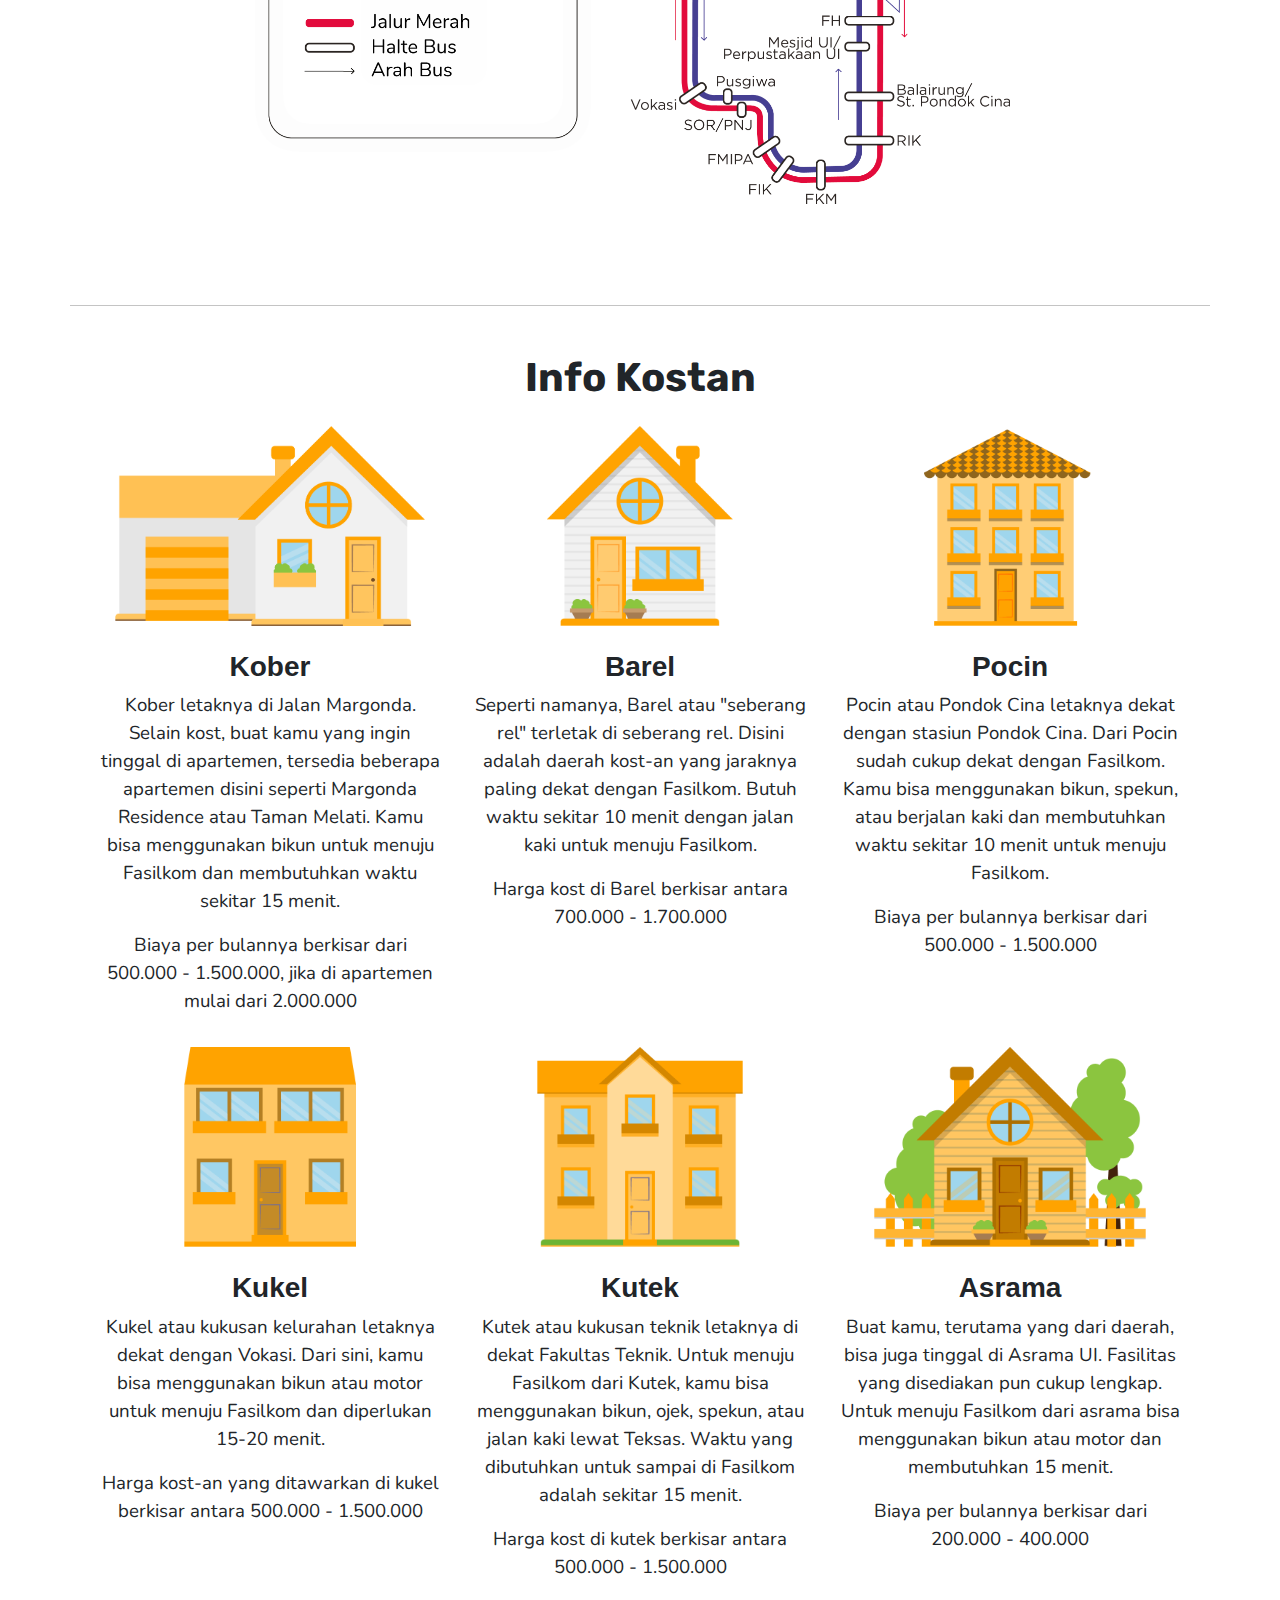
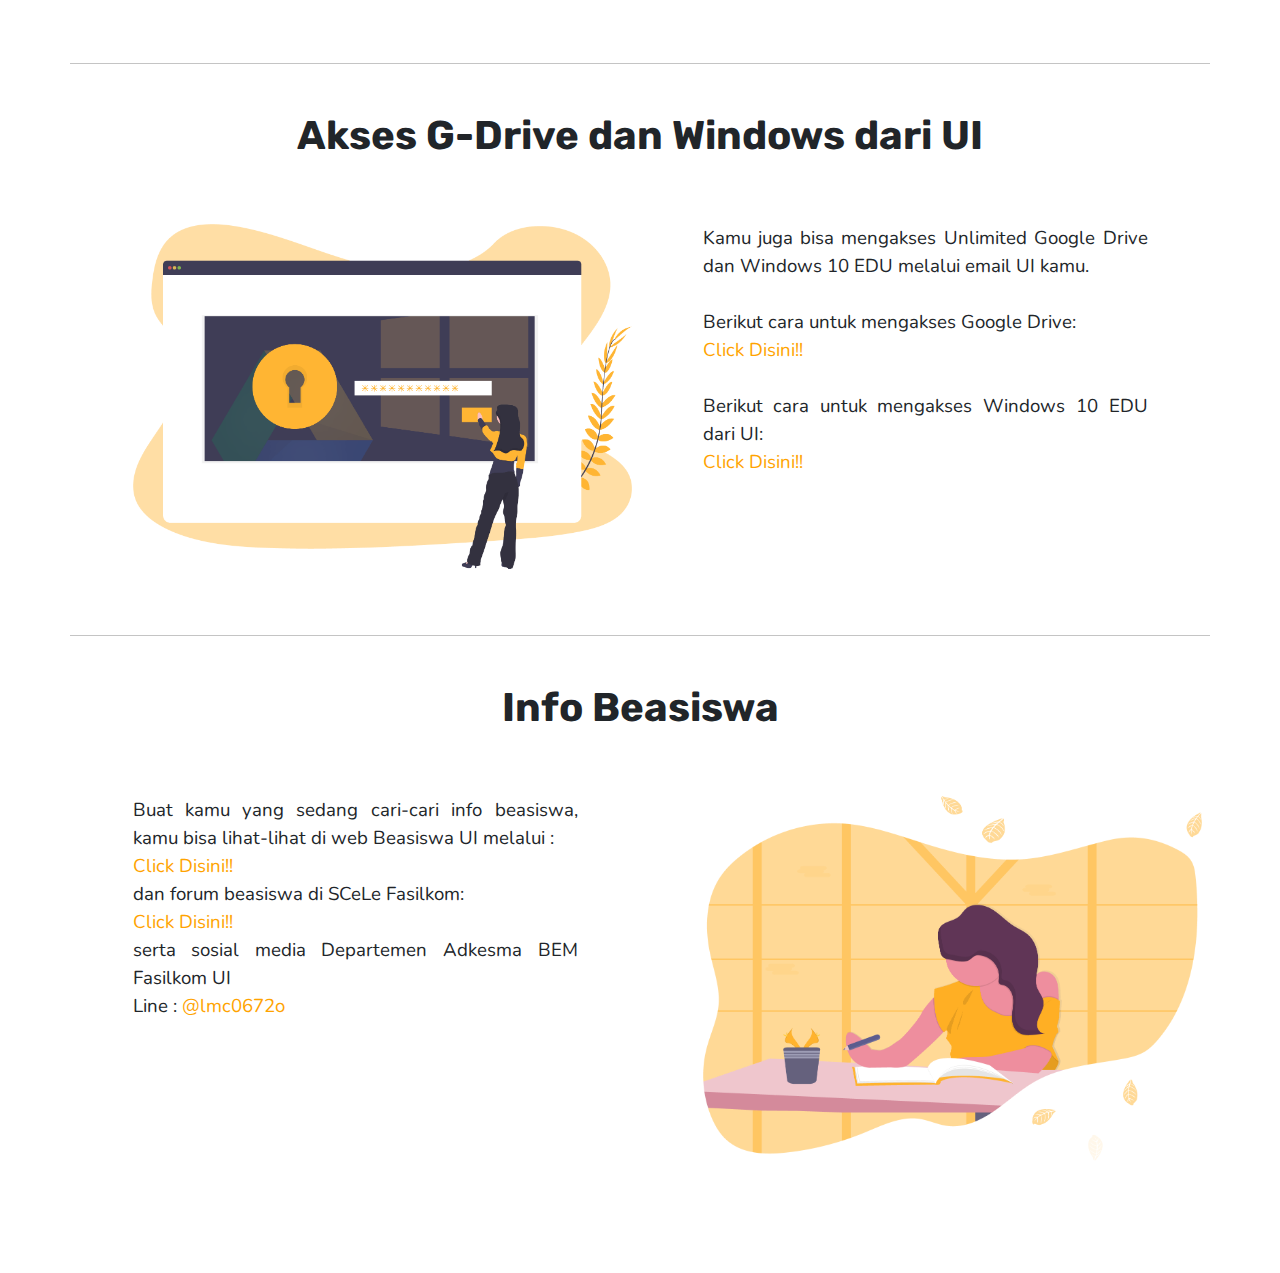
<file: UI.html>
<!DOCTYPE html>
<html lang="en">
<head>
    <meta charset="UTF-8">
    <meta name="viewport" content="width=device-width, initial-scale=1.0">
    <meta http-equiv="X-UA-Compatible" content="ie=edge">
    <link href="https://fonts.googleapis.com/css?family=Nunito:400,600,700|Rubik:400,700&display=swap" rel="stylesheet">
    <link rel="stylesheet" href="https://stackpath.bootstrapcdn.com/bootstrap/4.3.1/css/bootstrap.min.css" integrity="sha384-ggOyR0iXCbMQv3Xipma34MD+dH/1fQ784/j6cY/iJTQUOhcWr7x9JvoRxT2MZw1T" crossorigin="anonymous">
    <link rel="stylesheet" href="infoui.css">
    <link rel="stylesheet" href="navbar.css">
    <link rel="apple-touch-icon-precomposed" sizes="57x57" href="Asset/Icon/apple-touch-icon-57x57.png" />
    <link rel="apple-touch-icon-precomposed" sizes="114x114" href="Asset/Icon/apple-touch-icon-114x114.png" />
    <link rel="apple-touch-icon-precomposed" sizes="72x72" href="Asset/Icon/apple-touch-icon-72x72.png" />
    <link rel="apple-touch-icon-precomposed" sizes="144x144" href="Asset/Icon/apple-touch-icon-144x144.png" />
    <link rel="apple-touch-icon-precomposed" sizes="60x60" href="Asset/Icon/apple-touch-icon-60x60.png" />
    <link rel="apple-touch-icon-precomposed" sizes="120x120" href="Asset/Icon/apple-touch-icon-120x120.png" />
    <link rel="apple-touch-icon-precomposed" sizes="76x76" href="Asset/Icon/apple-touch-icon-76x76.png" />
    <link rel="apple-touch-icon-precomposed" sizes="152x152" href="Asset/Icon/apple-touch-icon-152x152.png" />
    <link rel="icon" type="image/png" href="Asset/Icon/favicon-196x196.png" sizes="196x196" />
    <link rel="icon" type="image/png" href="Asset/Icon/favicon-96x96.png" sizes="96x96" />
    <link rel="icon" type="image/png" href="Asset/Icon/favicon-32x32.png" sizes="32x32" />
    <link rel="icon" type="image/png" href="Asset/Icon/favicon-16x16.png" sizes="16x16" />
    <link rel="icon" type="image/png" href="Asset/Icon/favicon-128.png" sizes="128x128" />
    <meta name="application-name" content="&nbsp;"/>
    <meta name="msapplication-TileColor" content="#FFFFFF" />
    <meta name="msapplication-TileImage" content="Asset/Icon/mstile-144x144.png" />
    <meta name="msapplication-square70x70logo" content="Asset/Icon/mstile-70x70.png" />
    <meta name="msapplication-square150x150logo" content="Asset/Icon/mstile-150x150.png" />
    <meta name="msapplication-wide310x150logo" content="Asset/Icon/mstile-310x150.png" />
    <meta name="msapplication-square310x310logo" content="Asset/Icon/mstile-310x310.png" />
    <title>Info Kampus</title>
</head>
<body>
    <nav class="navbar fixed-top navbar-expand-lg navbar-light m-auto" id="navbar">
                <a class="navbar-brand mr-auto" id="imaba" href="index.html">iMaba</a>
                <button onclick="changeColorButton()" class="navbar-toggler ml-auto" type="button" data-toggle="collapse" data-target="#navbarSupportedContent" aria-controls="navbarSupportedContent" aria-expanded="false" aria-label="Toggle navigation">
                    <span class="navbar-toggler-icon"></span>
                  </button>
                <div class="collapse navbar-collapse ml-auto" id="navbarSupportedContent">
                    <ul class="navbar-nav ml-auto">
                            <li class="nav-item">
                                    <a class="nav-link " id=akademik href="akademik.html">Akademik</a>
                                </li>
                        <li class="nav-item active">   
                            <a class="nav-link" id=UI href="UI.html">Info Kampus</a>
                        </li>
                        <li class="nav-item">
                            <a class="nav-link" id=pacil href="./Info Fasilkom/fasilkom.html">Info Fasilkom</a>
                        </li>
                        <li class="nav-item">
                            <a class="nav-link" id=info href="Informasi.html">Kanal Informasi</a>
                        </li>
                    </ul>
                </div>
            </nav>

<div id="app">
        <div class="container-fluid first-page px-5 fadein" id="first-page">
                <div class="row">
                    <div class="col-md-5 mx-5 opening">
                        <h1>INFO KAMPUS</h1>
                        <p class="mt-3">Tidak tahu atau bingung mau 
                                sewa kost di mana?<br>
                                Mau pergi ke Fasilkom tapi 
                                tidak tahu jalan?<br>
                                Ingin tahu lokasi fakultas lain juga?<br>
                                Mau pergi kemana-mana di UI tapi 
                                tidak tahu juga mau naik apa?<br>
                                Yuk, simak informasi di bawah ini!</p>
                    </div>
                    <div class="col-md-6 py-2">
                            <img class="img-fluid person" src="Asset/Info Ui/200ppi/Asset 3first-page.png">
                </div>
            </div>
            <div class="text-center mt-4">
                    <a class="text-center" id="start" style="background:none; border:none; height: 80px; width:auto;" href="#part1">
                        <img src="Asset/Info Ui/200ppi/Button_1.png" style="height: 80px; width:auto; border-radius: 50%; transition: 0.5s">
                    </a>
                </div>
        </div>
        <div id="part1" class="container my-5 py-5 mx-auto">
            <div class="text-center mt-5">
                    <h1 class="text-center mb-3">Peta UI</h1>
                    <div class="text-center mr-4">
                        <ul style="border:none;">
                            <li class="line text-center mx-auto">
                                <button onclick="changeMap(this)" style="background:none;  transition: 0.5s;"class="rounded-pill border-0 button mx-0 px-0" id="button1"><h3 id="button-map" class="py-0 mt-2 px-3 text-center">Transportasi</h3></button>
                            </li>
                            <li class="line text-center mx-auto">
                                <button onclick="changeMap(this)" style="background:#FFB738; transition: 0.5s;"class="rounded-pill border-0 button mx-0  px-0" id="button2"><h3 id="button-map" class="py-0 mt-2 px-3 text-center">Tempat</h3></button>
                            </li>
                        </ul>
                    </div>
                    <div class="row my-5">
                        <div class="col-md-5 mx-auto py-4 my-auto">
                            <img src="Asset/Info Ui/200ppi/PETA UI.png" alt="" class="img-fluid swap fadein-slide" style="max-height: 500px;">
                            <img src="Asset/Info Ui/200ppi/transportasi2.png" alt="" class="swap img-fluid fadein-slide" style="max-height: 500px; display: none;">
                        </div>
                        <div class="col-md-5 mx-auto legenda-col my">
                            <img src="Asset/Info Ui/200ppi/LEGENDA.png" alt="" class="img-fluid legenda" style="max-height: 500px;">
                        </div>
                    </div>
            </div> 
        </div>
        <div id="part2" class="container mb-5 mx-auto">
            <h1 class="text-center">Transportasi menuju Fasilkom</h1>
            <div class="row mx-auto mt-3">
                <div class="col-md-5 my-3 mx-auto px-3">
                    <div class="text-center">
                            <img src="Asset/Info Ui/200ppi/BUS.png" alt="" class="my-2 mx-auto" style="max-height: 150px;">
                    </div>
                    <h3 class="text-center my-2"><b>Bis Kuning (Bikun)</b></h3>
                    <p class="text-justify">
                            Kamu bisa menuju Fasilkom dengan menggunakan
                            bis kuning yang haltenya berada di beberapa titik 
                            yang bisa dilihat di peta transportasi. 
                            Tiap halte memiliki pasangan di sebrangnya 
                            kecuali halte FH dan MUI karena letaknya sudah 
                            berdekatan.
                    </p>
                </div>
                <div class="col-md-5 my-3 mx-auto px-3">
                    <div class="text-center">
                            <img src="Asset/Info Ui/200ppi/SEPEDA.png" alt="" class="my-2 mx-auto" style="max-height: 150px;">
                    </div>
                        <h3 class="text-center my-2"><b>Ojek/Sepeda Kuning</b></h3>
                        <p class="text-justify">
                            Kalau kamu ingin cepat dan lagi malas jalan, kamu bisa memakai jasa ojek di UI! Ada beberapa pangkalan ojek di UI yang di peta ditandakan dengan ikon helm.
                        </p>
                        <p class="text-justify">
                            Atau kamu juga bisa menggunakan <b>sepeda kuning (spekun)</b> yang bisa dipakai setalah kamu sudah resmi menjadi mahasiswa UI.
                        </p>
                </div>
                <div class="col-md-5 my-3 mx-auto px-3">
                        <div class="text-center">
                                <img src="Asset/Info Ui/200ppi/MOTOR.png" alt="" class="my-2 mx-auto" style="max-height: 150px;">
                        </div>  
                            <h3 class="text-center my-2"><b>Motor</b></h3>
                            <p class="text-justify">
                                    Kalau kamu membawa motor, selain di Fasilkom, kamu bisa memarkirnya di Perpustakaan Pusat, parkiran MUI, atau Rektorat. Umumnya perkiran dibuka pukul 06.00. Di Perpusat ditutup pada pukul 21.00 dan di MUI ditutup pada pukul 20.00.
                            </p>
                </div>
                <div class="col-md-5 my-3 mx-auto px-3">
                        <div class="text-center">
                                <img src="Asset/Info Ui/200ppi/TRAIN.png" alt="" class="my-2 mx-auto" style="max-height: 150px;">
                        </div>  
                            <h3 class="text-center my-2"><b>Kereta</b></h3>
                            <p class="text-justify">
                                    Buat kamu yang mau pulang pergi dari rumah, kamu bisa naik KRL dan turun di Stasiun Universitas Indonesia ataupun di stasiun Pondok Cina. Karena letak Fasilkom sudah di tengah-tengah UI, jarak Fasilkom dari kedua stasiun tersebut sudah tidak terlalu jauh.
                            </p>
                </div>
            </div>
        </div>
        <div id="part3" class="container mb-5 mx-auto">
            <h1 class="text-center">Peta Jalur Bikun</h1>
            <div class="text-center">
                <img src="Asset/Info Ui/200ppi/RUte Bikun.png" alt="" class="img-fluid mx-auto" style="max-height: 630px;">
            </div>
        </div>
        <div id="part4" class="container  mb-5 mx-auto">
            <h1 class="text-center">Info Kostan</h1>
            <div class="row mx-auto mt-4">
                <div class="col-md-4 mb-3 mx-auto">
                    <div class="text-center">
                            <img style="max-height: 200px;" src="Asset/Kosan/200ppi/Asset 1.png" alt="" class="img-fluid">
                    </div>
                    <h3 class="text-center mt-4 mb-2">
                        <b>Kober</b>
                    </h3>
                    <p class="text-center">
                            Kober letaknya di Jalan Margonda. Selain kost, buat kamu yang ingin tinggal di apartemen, tersedia beberapa apartemen disini seperti Margonda Residence atau Taman Melati. Kamu bisa menggunakan bikun untuk menuju Fasilkom dan membutuhkan waktu sekitar 15 menit.
                    </p>
                    <p class="text-center">
                            Biaya per bulannya berkisar dari 500.000 - 1.500.000, jika di apartemen mulai dari 2.000.000
                    </p>
                </div>
                <div class="col-md-4 mb-3 mx-auto">
                    <div class="text-center">
                        <img style="max-height:200px;" src="Asset/Kosan/200ppi/Asset 2.png" alt="" class="img-fluid">
                    </div>
                    <h3 class="text-center mt-4 mb-2">
                        <b>Barel</b>
                    </h3>
                    <p class="text-center">
                            Seperti namanya, Barel atau "seberang rel" terletak di seberang rel. Disini adalah daerah kost-an yang jaraknya
                            paling dekat dengan Fasilkom. Butuh waktu sekitar 10 menit dengan jalan kaki untuk menuju Fasilkom.
                    </p>
                    <p class="text-center">
                            Harga kost di Barel berkisar antara 700.000 - 1.700.000
                    </p>

                </div>
                <div class="col-md-4 mb-3 mx-auto">
                    <div class="text-center">
                        <img style="max-height: 200px;" src="Asset/Kosan/200ppi/Asset 3.png" alt="" class="img-fluid">
                    </div>
                    <h3 class="text-center mt-4 mb-2">
                        <b>Pocin</b>
                    </h3>
                    <p class="text-center">
                            Pocin atau Pondok Cina letaknya dekat dengan stasiun Pondok Cina. Dari Pocin sudah cukup dekat dengan Fasilkom.
                            Kamu bisa menggunakan bikun, spekun, atau berjalan kaki dan membutuhkan waktu sekitar 10 menit untuk menuju Fasilkom.
                    </p>
                    <p class="text-center">
                            Biaya per bulannya berkisar dari 500.000 - 1.500.000
                    </p>
                </div>
                <div class="col-md-4 mx-auto mb-3">
                    <div class="text-center">
                        <img style="max-height: 200px;" src="Asset/Kosan/200ppi/Asset 4.png" alt="" class="img-fluid">
                    </div>
                    <h3 class="text-center mt-4 mb-2">
                        <b>Kukel</b>
                    </h3>
                    <p class="text-center">
                            Kukel atau kukusan kelurahan letaknya dekat dengan Vokasi. Dari sini, kamu bisa menggunakan bikun atau motor untuk
                            menuju Fasilkom dan diperlukan 15-20 menit.
                    </p>
                    <p class="text-center">
                            Harga kost-an yang ditawarkan di kukel berkisar antara 500.000 - 1.500.000
                    </p>
                </div>
                <div class="col-md-4 mx-auto mb-3">
                        <div class="text-center">
                            <img style="max-height: 200px;" src="Asset/Kosan/200ppi/Asset 5.png" alt="" class="img-fluid">
                        </div>
                        <h3 class="text-center mt-4 mb-2">
                            <b>Kutek</b>
                        </h3>
                        <p class="text-center">
                                Kutek atau kukusan teknik letaknya di dekat Fakultas Teknik. Untuk menuju Fasilkom dari Kutek, kamu bisa menggunakan
            bikun, ojek, spekun, atau jalan kaki lewat Teksas. Waktu yang dibutuhkan untuk sampai di Fasilkom adalah sekitar
            15 menit.
                        </p>
                        <p class="text-center">
                                Harga kost di kutek berkisar antara 500.000 - 1.500.000
                        </p>
                    </div>
                    <div class="col-md-4 mx-auto mb-3">
                            <div class="text-center">
                                <img style="max-height: 200px;" src="Asset/Kosan/200ppi/Asset 6.png" alt="" class="img-fluid">
                            </div>
                            <h3 class="text-center mt-4 mb-2">
                                <b>Asrama</b>
                            </h3>
                            <p class="text-center">
                                    Buat kamu, terutama yang dari daerah, bisa juga tinggal di Asrama UI. Fasilitas yang disediakan pun cukup lengkap.
            Untuk menuju Fasilkom dari asrama bisa menggunakan bikun atau motor dan membutuhkan 15 menit.
                            </p>
                            <p class="text-center">
                                    Biaya per bulannya berkisar dari 200.000 - 400.000
                            </p>
                        </div>
            </div>
        </div>
        <div id="part5" class="container  mb-5 mx-auto">
                <h1 class="text-center">Akses G-Drive dan Windows dari UI</h1>
                <div class="row mt-5">
                    <div class="col-md-5 my-3 mx-auto text-center">
                        <img src="Asset/Info Ui/200ppi/GDRIVE.png" alt="" class="img-fluid">
                    </div>
                    <div class="col-md-5 my-3 mx-auto">
                        <p class="text-justify">
                                Kamu juga bisa mengakses Unlimited Google Drive dan Windows 10 EDU melalui email UI kamu.
                               <br><br>Berikut cara untuk mengakses Google Drive:
                               <br><a href="https://imgur.com/r/indonesia/QbsHA" style="color:#FFA300">Click Disini!!</a>
                               <br><br>Berikut cara untuk mengakses Windows 10 EDU dari UI:
                               <br><a href="http://dsti.ui.ac.id/sites/default/files/Get%20Activation%20Key.pdf" style="color:#FFA300">Click Disini!!</a>
                        </p>
                    </div>
                </div>
        </div>
        <div id="part6" class="container mb-5 pb-5 mx-auto">
            <h1 class="text-center">Info Beasiswa</h1>
            <div class="row mt-5">
                <div class="col-md-5 my-3 mx-auto">
                    <p class="text-justify">
                            Buat kamu yang sedang cari-cari info beasiswa, kamu bisa lihat-lihat di web 
                            Beasiswa UI melalui :
                            <br><a href="http://beasiswa.ui.ac.id" style="color:#FFA300">Click Disini!!</a>
                            <br>dan forum beasiswa di SCeLe Fasilkom:
                            <br><a href="https://scele.cs.ui.ac.id/mod/forum/view.php?id=5" style="color:#FFA300">Click Disini!!</a>
                            <br>serta sosial media Departemen Adkesma BEM Fasilkom UI
                            <br>Line : <a href="http://line.me/ti/p/~@lmc0672o" style="color:#FFA300">@lmc0672o</a>
                    </p>
                </div>
                <div class="col-md-5 my-3 mx-auto text-center">
                    <img src="Asset/Info Ui/200ppi/BEASISWA.png" alt="" class="img-fluid">
                </div>
            </div>
        </div>
        <script src="UI.js"></script>
</div>
<script src="https://code.jquery.com/jquery-3.3.1.slim.min.js" integrity="sha384-q8i/X+965DzO0rT7abK41JStQIAqVgRVzpbzo5smXKp4YfRvH+8abtTE1Pi6jizo" crossorigin="anonymous"></script>
    <script src="https://cdnjs.cloudflare.com/ajax/libs/popper.js/1.14.7/umd/popper.min.js" integrity="sha384-UO2eT0CpHqdSJQ6hJty5KVphtPhzWj9WO1clHTMGa3JDZwrnQq4sF86dIHNDz0W1" crossorigin="anonymous"></script>
    <script src="https://stackpath.bootstrapcdn.com/bootstrap/4.3.1/js/bootstrap.min.js" integrity="sha384-JjSmVgyd0p3pXB1rRibZUAYoIIy6OrQ6VrjIEaFf/nJGzIxFDsf4x0xIM+B07jRM" crossorigin="anonymous"></script>
</body>
</html>
</file>
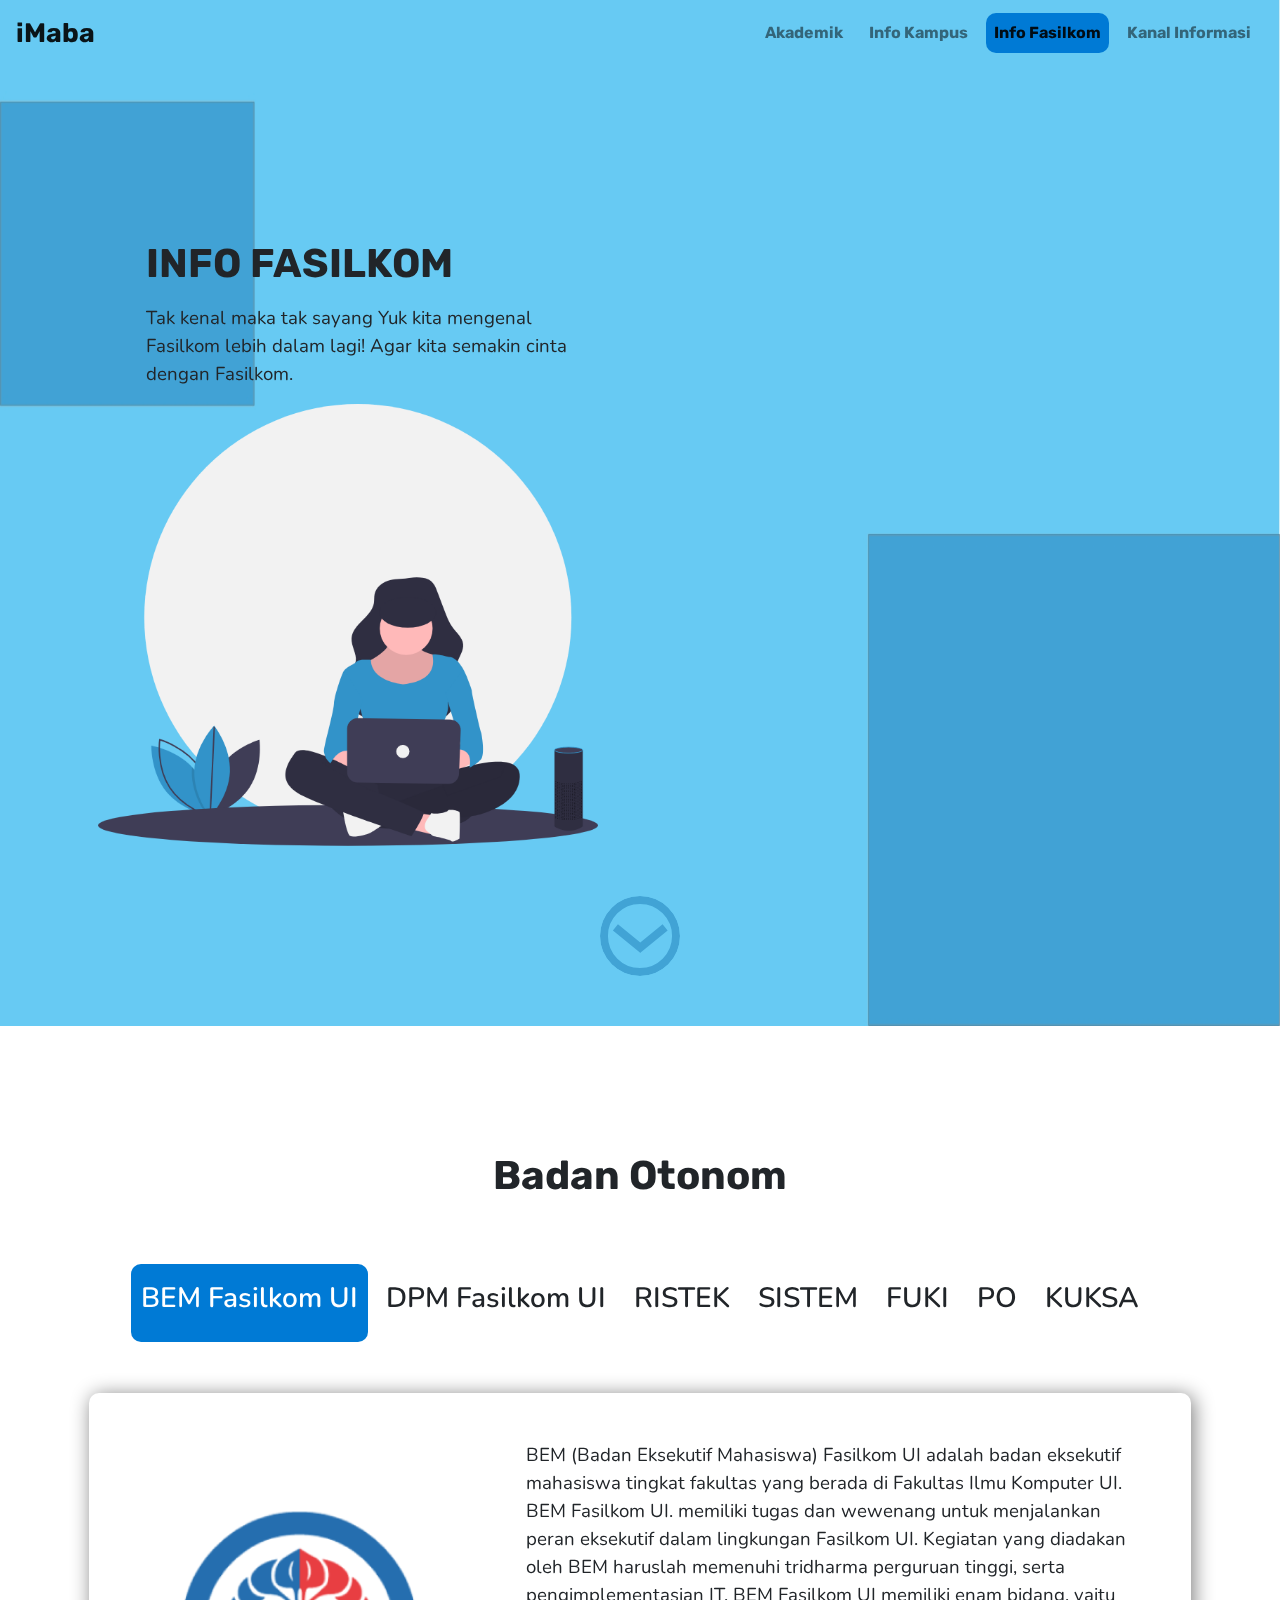
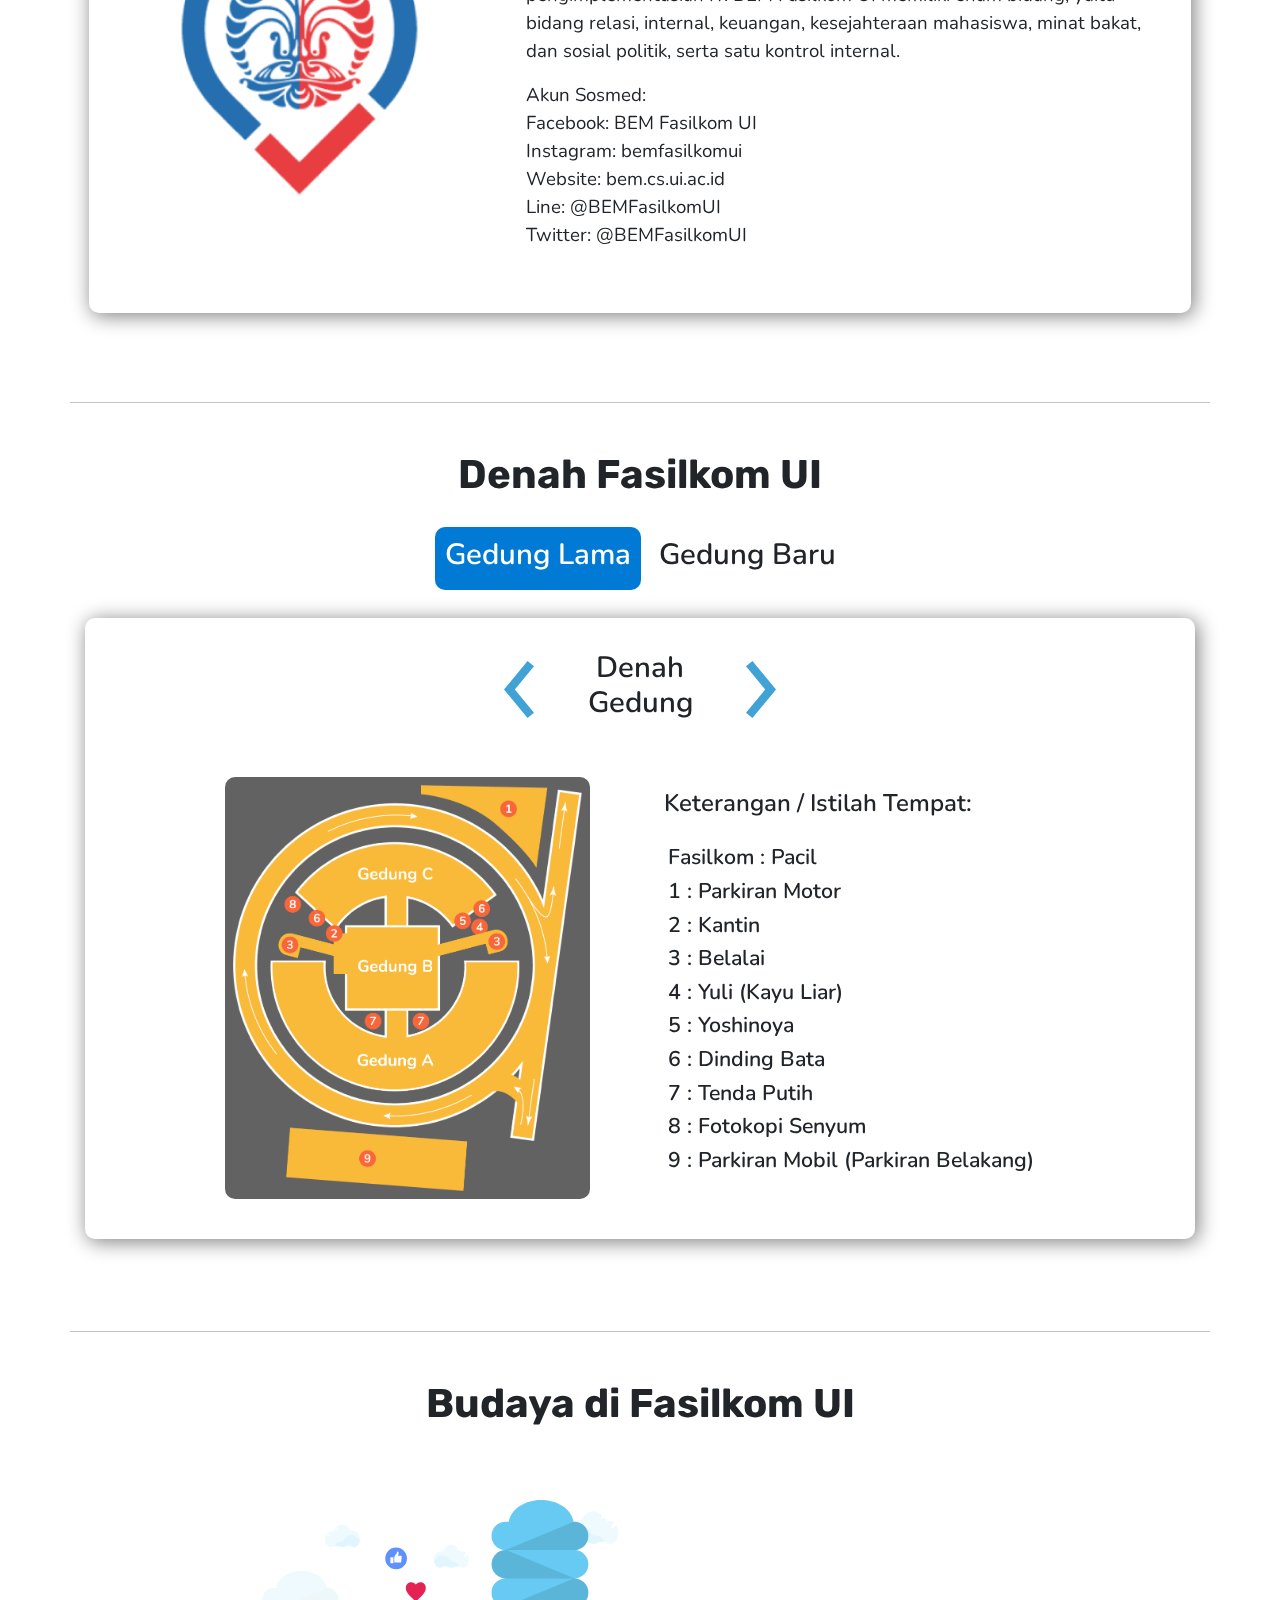
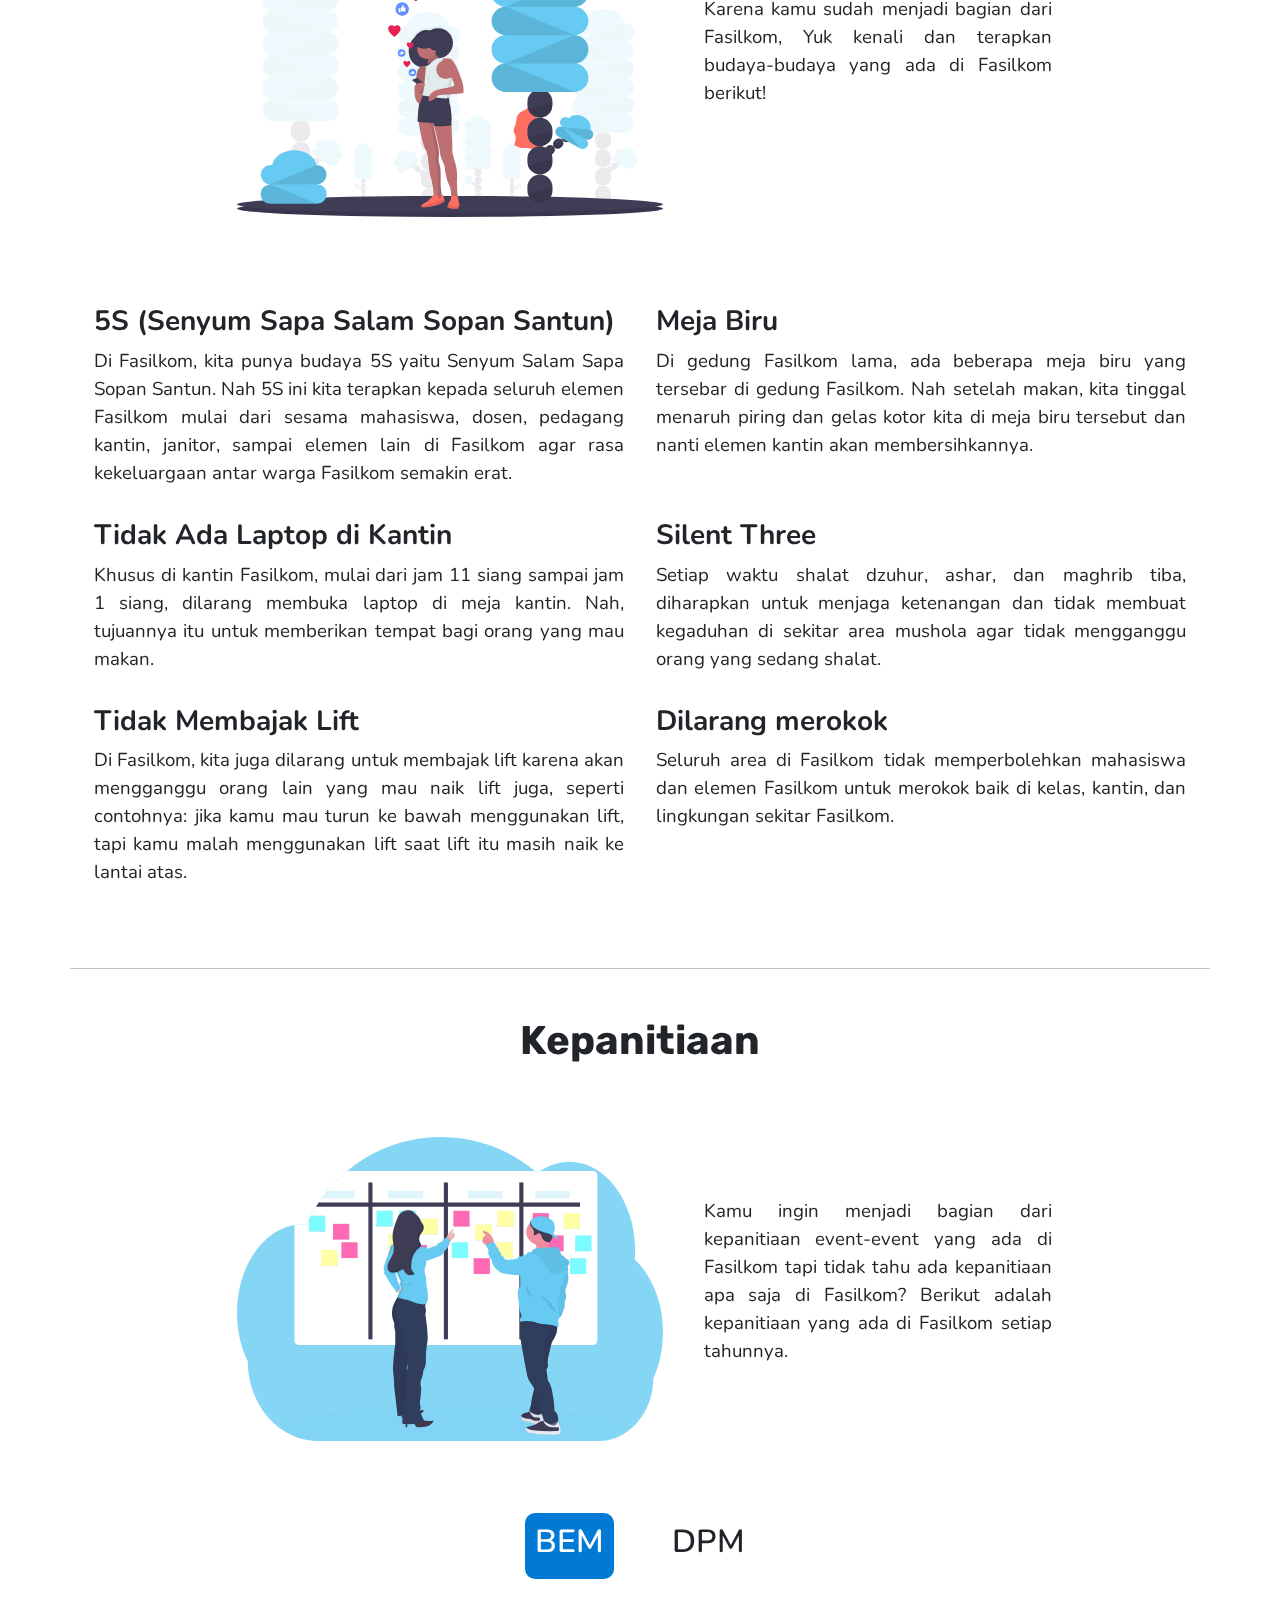
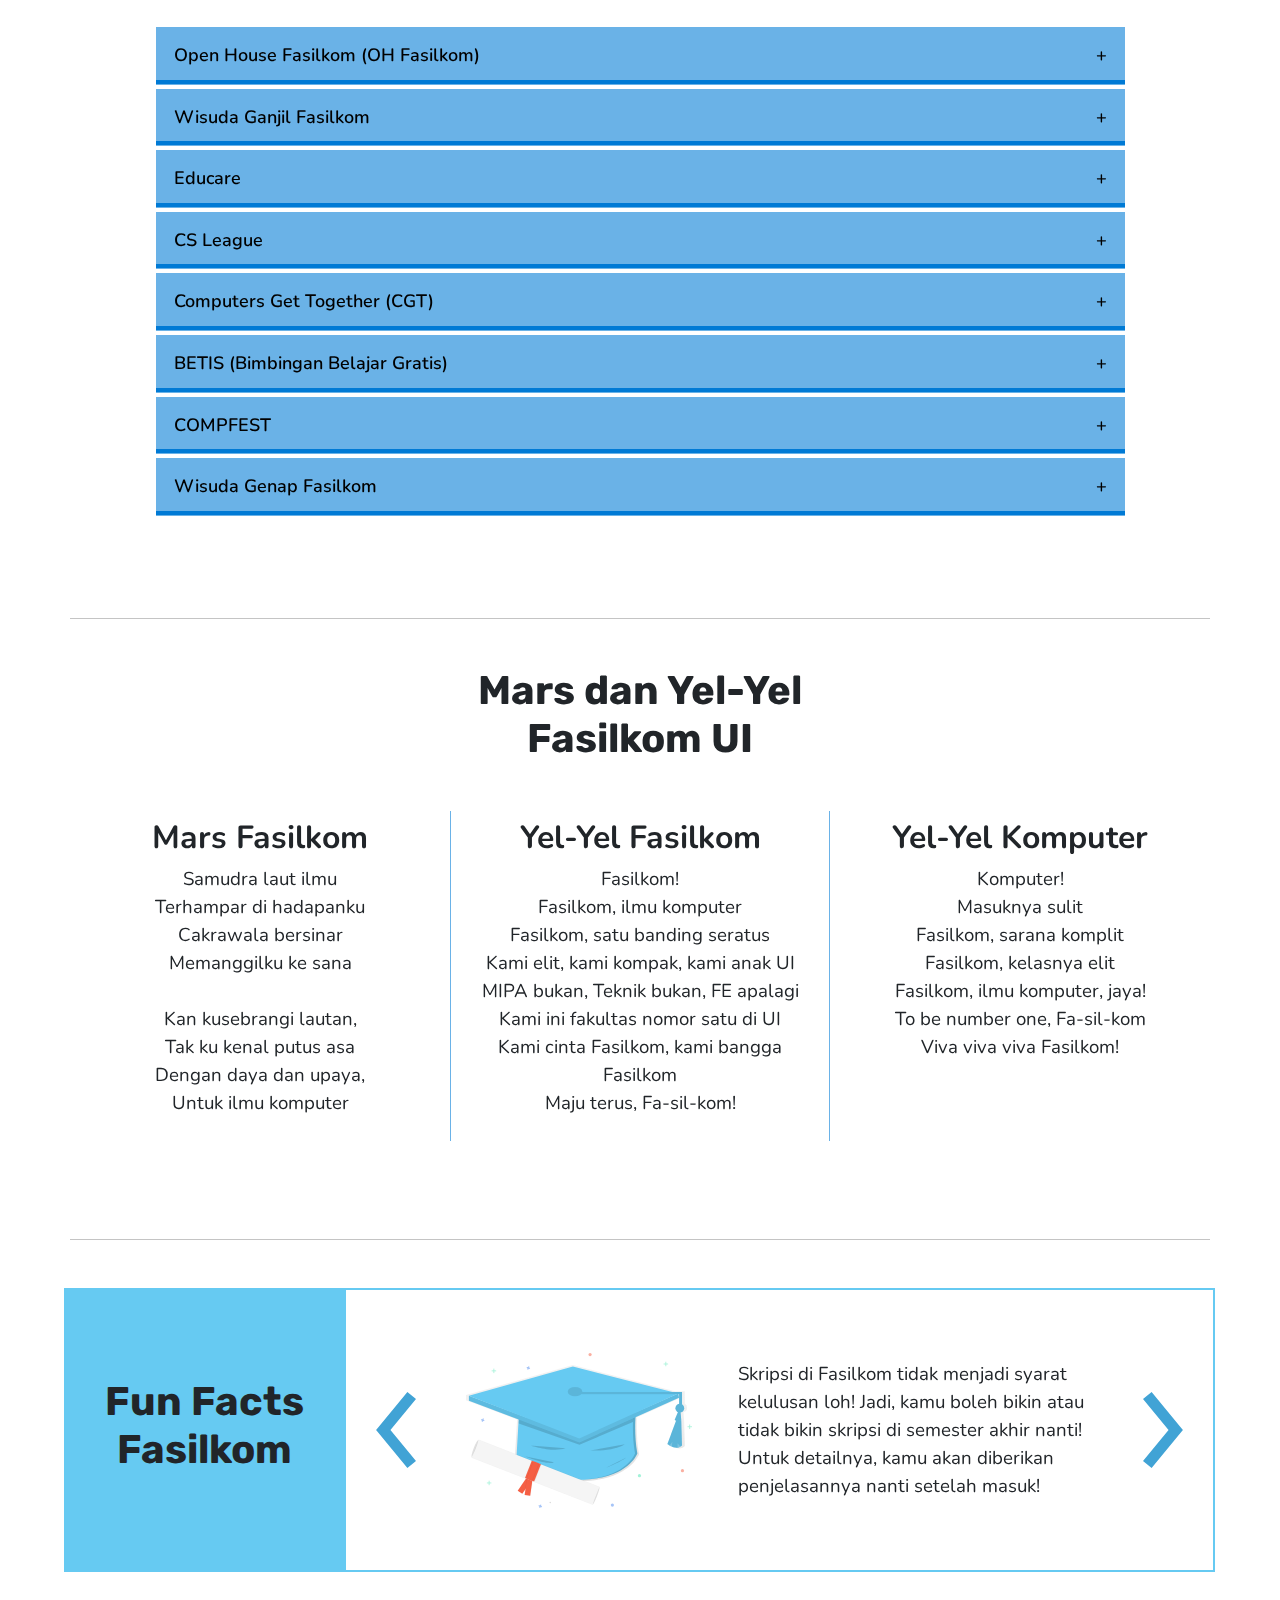
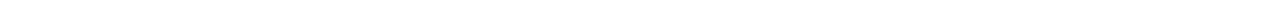
<file: Info Fasilkom/fasilkom.html>
<!DOCTYPE html>
<html lang="en">
<head>
    <meta charset="UTF-8">
    <meta name="viewport" content="width=device-width, initial-scale=1.0">
    <meta http-equiv="X-UA-Compatible" content="ie=edge">
    <link rel="apple-touch-icon-precomposed" sizes="57x57" href="../Asset/Icon/apple-touch-icon-57x57.png" />
    <link rel="apple-touch-icon-precomposed" sizes="114x114" href="../Asset/Icon/apple-touch-icon-114x114.png" />
    <link rel="apple-touch-icon-precomposed" sizes="72x72" href="../Asset/Icon/apple-touch-icon-72x72.png" />
    <link rel="apple-touch-icon-precomposed" sizes="144x144" href="../Asset/Icon/apple-touch-icon-144x144.png" />
    <link rel="apple-touch-icon-precomposed" sizes="60x60" href="../Asset/Icon/apple-touch-icon-60x60.png" />
    <link rel="apple-touch-icon-precomposed" sizes="120x120" href="../Asset/Icon/apple-touch-icon-120x120.png" />
    <link rel="apple-touch-icon-precomposed" sizes="76x76" href="../Asset/Icon/apple-touch-icon-76x76.png" />
    <link rel="apple-touch-icon-precomposed" sizes="152x152" href="../Asset/Icon/apple-touch-icon-152x152.png" />
    <link rel="icon" type="image/png" href="../Asset/Icon/favicon-196x196.png" sizes="196x196" />
    <link rel="icon" type="image/png" href="../Asset/Icon/favicon-96x96.png" sizes="96x96" />
    <link rel="icon" type="image/png" href="../Asset/Icon/favicon-32x32.png" sizes="32x32" />
    <link rel="icon" type="image/png" href="../Asset/Icon/favicon-16x16.png" sizes="16x16" />
    <link rel="icon" type="image/png" href="../Asset/Icon/favicon-128.png" sizes="128x128" />
    <meta name="application-name" content="&nbsp;"/>
    <meta name="msapplication-TileColor" content="#FFFFFF" />
    <meta name="msapplication-TileImage" content="../Asset/Icon/mstile-144x144.png" />
    <meta name="msapplication-square70x70logo" content="../Asset/Icon/mstile-70x70.png" />
    <meta name="msapplication-square150x150logo" content="../Asset/Icon/mstile-150x150.png" />
    <meta name="msapplication-wide310x150logo" content="../Asset/Icon/mstile-310x150.png" />
    <meta name="msapplication-square310x310logo" content="../Asset/Icon/mstile-310x310.png" />
    <link href="https://fonts.googleapis.com/css?family=Nunito:400,600,700|Rubik:400,700&display=swap" rel="stylesheet">
    <link rel="stylesheet" href="https://stackpath.bootstrapcdn.com/bootstrap/4.3.1/css/bootstrap.min.css" integrity="sha384-ggOyR0iXCbMQv3Xipma34MD+dH/1fQ784/j6cY/iJTQUOhcWr7x9JvoRxT2MZw1T" crossorigin="anonymous">
    <link rel="stylesheet" href="./navbar.css">
    <link rel="stylesheet" href="./fasilkom.css">
    <title>Info Fasilkom</title>
</head>
<body>
<nav class="navbar fixed-top navbar-expand-lg navbar-light m-auto" id="navbar">
    <a class="navbar-brand mr-auto" id="imaba" href="../index.html">iMaba</a>
    <button onClick="changeColorButton()" class="navbar-toggler ml-auto" type="button" data-toggle="collapse" data-target="#navbarSupportedContent" aria-controls="navbarSupportedContent" aria-expanded="false" aria-label="Toggle navigation">
        <span class="navbar-toggler-icon"></span>
      </button>
    <div class="collapse navbar-collapse ml-auto" id="navbarSupportedContent">
        <ul class="navbar-nav ml-auto">
                <li class="nav-item">
                        <a class="nav-link"  href="../akademik.html">Akademik</a>
                    </li>
            <li class="nav-item">   
                <a class="nav-link" href="../UI.html">Info Kampus</a>
            </li>
            <li class="nav-item">
                <a class="nav-link active"  href="./fasilkom.html">Info Fasilkom</a>
            </li>
            <li class="nav-item">
                <a class="nav-link" href="../Informasi.html">Kanal Informasi</a>
            </li>
        </ul>
    </div>
</nav>
<div class="container-fluid first-page px-5 fadein" id="first-page">
    <div class="row">
      <div class="col-md-5 mx-5 opening">
        <h1>INFO FASILKOM</h1>
        <p class="mt-3">
                    Tak kenal maka tak sayang
          Yuk kita mengenal Fasilkom lebih dalam lagi! 
          Agar kita semakin cinta dengan Fasilkom.
        </p>
      </div>
      <div class="col-md-6">
        <img src='../Asset Info Fasilkom/Picture-FirstPage.png' alt="" class="img-fluid person"/>
      </div>
    </div>
    <div class="text-center">
        <a href="#part1" style="border:none; border-radius: 50%; height: 80px; width:auto;" class="text-center">
            <img src="../Asset Info Fasilkom/Button-FirstPage.svg" alt="" style="height: 80px; width:auto; border-radius: 50%; transition: 0.5s" class="img-button">
        </a>
    </div>
  </div>
  <div id="part1" class="container app-cont mt-5 mb-5 pt-5 mx-auto" style="padding-bottom: 85px;">
    <h1 class="text-center">Badan Otonom</h1>
    <h3 class="dummy text-center mt-5"></h3>
    <div id="menu-part1" class="menu-part1 mb-4 p-3 text-center">
    <!-- Code Injected -->
    </div>
    <div id="bo-container">
      <!-- Code Injected -->
    </div>
  </div>
  <div id="part2" class="container app-cont mb-5 mx-auto" style="padding-bottom: 68px;">
    <h1 class="text-center mb-4">Denah Fasilkom UI</h1>
    <div class="row part2-button justify-content-center text-center mb-4" style="white-space: nowrap;">
          <div onclick="changeBuilding(this)" style="max-width: 220px;" class="m-1 map-button align-self-center buttonfx slideleft btn-active" id="old"><h2 class="text-center" style="font-size: 22pt;">
          Gedung Lama
          </h2></div>
          <div onclick="changeBuilding(this)" style="max-width: 220px;" class="align-self-center buttonfx slideleft m-1 map-button" id="new"><h2 class="text-center" style="font-size: 22pt;">
            Gedung Baru
          </h2></div>
    </div>
    <div id="map-container" class="pt-2 pb-3 mb-4">
      <div class="row navigation pt-2 px-4 justify-content-center mb-4" style="flex-wrap:nowrap;">
        <button onclick="prevMap()" class="nav-button align-self-center col-sm" style="height: 95px; max-width: 60px;"><img src="../Asset Info Fasilkom/Prev_Triangle.svg" alt="" class="img-fluid prev"  ></button>
          <h2 style="white-space: nowrap; max-width: 230px; font-size: 22pt;" id="desc-lantai" class="align-self-center col-sm-2 py-3 text-center lantai"></h2>
        <button class="nav-button align-self-center col-sm" onclick="nextMap()" style="height: 95px; max-width: 60px;"><img src="../Asset Info Fasilkom/Next_Triangle.svg" alt="" class="img-fluid next" ></button>
      </div>
      <div class="map-content justify-content-center px-2">
          <div class="row justify-content-center mb-3 p-1">
            <div style="max-height: 550px; width: 500px; align-self: center;" id="map-image" class="col-lg-5 map-picture text-center p-1">
              <!-- Code Injected -->
            </div>
            <div class="map-desc col-md-5 text-left pt-3 px-4">
              <h4 class="text-left mb-4" id="desc-title">
                <!-- Code Injected -->
              </h4>
                <div id="map-desc" class="p-1">
                <!-- Code Injected -->
                </div>
            </div>
          </div>
          <!-- <div class="row justify-content-center" >
            <div id="istilah-tempat-cont" class="col-md-6 justify-content-center" style="justify-items: center;">
              <h4 class="text-center">Istilah Tempat</h3>
            </div>
            <div class="w-100"></div>
            <div id="istilah-tempat" class="col-md-6 mb-3 px-4" style="font-size: 26px; justify-items: center;">
            Code Injected
            </div>
          </div> -->
        </div>
      </div>
    </div>
    <div id="part3" class="app-cont container mb-5 mx-auto">
      <h1 class="text-center mb-5">Budaya di Fasilkom UI</h1>
      <div class="row justify-content-center mt-5 mb-5">
        <div class="col-lg-5 p-4 align-self-center"><img src="../Asset Info Fasilkom/Budaya.svg" alt="" class="img-fluid"></div>
        <div class="col-md-4 p-3 align-self-center">
          <p class="text-justify">Karena kamu sudah menjadi bagian dari Fasilkom, 
            Yuk kenali dan terapkan budaya-budaya yang ada di Fasilkom berikut!</p>
        </div>
      </div>
      <div class="row justify-content-center p-2" id="list-budaya">
        <!-- Code Injected -->
      </div>
    </div>
    <div id="part4" class="app-cont container mb-5 mx-auto">
      <h1 class="text-center mb-5">Kepanitiaan</h1>
      <div class="row justify-content-center mt-5 mb-5">
        <div class="col-lg-5 align-self-center p-4">
          <img src="../Asset Info Fasilkom/Kepanitiaan.svg" alt="">
        </div>
        <div class="col-md-4 align-self-center p-3">
          <p class="text-justify">Kamu ingin menjadi bagian dari kepanitiaan event-event yang ada di Fasilkom tapi tidak tahu ada kepanitiaan apa saja di Fasilkom? Berikut adalah kepanitiaan yang ada di Fasilkom setiap tahunnya.</p>
        </div>
      </div>
      <div class="row justify-content-center mb-5">
        <div id="panitia-BEM" onclick="changeAcc(this)" class="buttonfx acc-button slideleft mx-4 btn-active" style="max-width: 200px;">
          <h2 class="text-center">BEM</h2>
        </div>
        <div id="panitia-DPM" onclick="changeAcc(this)" class="buttonfx acc-button slideleft mx-4" style="max-width: 200px;">
          <h2 class="text-center">DPM</h2>
        </div>
      </div>
      <div id="kepanitiaan-cont" class="row mb-5 text-center justify-content-center">
          <!-- Code Injected -->
      </div>
      </div>
  <div id="part5" class="app-cont container mb-5 mx-auto">
      <h1 class="text-center mb-5">Mars dan Yel-Yel<br>Fasilkom UI</h1>
      <div class="row justify-content-center mt-5 mb-5" id="part5-cont">
        <!-- Code Injected -->
      </div>
  </div>
  <div id="part6" class="container mb-5 px-4 mx-auto">
      <div class="row justify-content-center">
        <div class="row justify-content-center col-md-3 align-content-center p-3" style="background: #66CAF2;">
          <h1 class="text-center">Fun Facts<br>Fasilkom</h1>
        </div>
      <div class="col-md row justify-content-center text-center slider-cont mx-auto px-4" style="border: #66CAF2 solid 2px;">
        <div id="slideshow-container" class="row align-content-center align-self-center slider">
        </div>
        <a onclick="plusSlides(-1)" id="slide-prev" class="row align-self-center">
          <img class="align-self-center img-fluid" src="../Asset Info Fasilkom/Prev_Triangle.svg" alt="">
        </a>
        <a id="slide-next" onclick="plusSlides(1)" class="row align-self-center">
          <img class="align-self-center img-fluid" src="../Asset Info Fasilkom/Next_Triangle.svg" alt="">
        </a>
      </div>
    </div>
  </div>
<!-- Script -->
<script src="https://code.jquery.com/jquery-3.3.1.slim.min.js" integrity="sha384-q8i/X+965DzO0rT7abK41JStQIAqVgRVzpbzo5smXKp4YfRvH+8abtTE1Pi6jizo" crossorigin="anonymous"></script>
<script src="https://cdnjs.cloudflare.com/ajax/libs/popper.js/1.14.7/umd/popper.min.js" integrity="sha384-UO2eT0CpHqdSJQ6hJty5KVphtPhzWj9WO1clHTMGa3JDZwrnQq4sF86dIHNDz0W1" crossorigin="anonymous"></script>
<script src="https://stackpath.bootstrapcdn.com/bootstrap/4.3.1/js/bootstrap.min.js" integrity="sha384-JjSmVgyd0p3pXB1rRibZUAYoIIy6OrQ6VrjIEaFf/nJGzIxFDsf4x0xIM+B07jRM" crossorigin="anonymous"></script>
<script src="./fasilkom.js"></script>
<script src="./Part1.js"></script>
<script src="./Part2.js"></script>
<script src="./Part3.js"></script>
<script src="./Part4.js"></script>
<script src="./Part5.js"></script>
<script src="./Part6.js"></script>
</body>
</html>
</file>
<file: landing.css>
html{
    position: relative;
    min-height: 100%;
}

body{
    background: url("Asset/Landing/200ppi/Asset\ 4bg\ 4.png") fixed no-repeat;
    background-size: 100% 37%;
    background-position: bottom;
    font-family: 'Rubik', sans-serif;
}



h1{
    font-weight: bold;
}
h2{
    font-weight: normal;
}
.navbar{
    transition: 0.5s ease-in-out;
}

.navbar-brand{
    font-size: 20pt;
    font-weight: bold;
    display:block;
}

.list-group-item h2{
    font-weight: bold;
}


.list-group-item{
    border:none;
}
.icon{
    max-height: 300px;
    overflow: hidden;
    padding: 0px;
}

.icon img{
    max-width: 300px;
    border:none;
    margin:0px;
    padding:0px;
    overflow: hidden;
}

.list-group{
    padding: 0px;
    margin: 0px;
    max-width: 300px;
    border-radius: 5px;
    background-color: white;
    transition:0.5s ease-in-out;
}
#landing button{
    border:none;
    width:auto;
    height: auto;
    background: none;
}

#landing a{
    font-style: none;
    color: black;
    text-decoration: none;
}

#landing ul{
    animation: down;
    animation-duration: 0.5s;
    position: relative;
    bottom:0px;
}

#landing .list-group-item{
    background: none;
}

#landing #akademik-a:hover{
    position: relative;
    color:white;
    animation: up;
    animation-duration: 0.5s;
    bottom:20px;
    background-color: #F88886;
    border-radius: 10px;
    overflow: hidden;
}

#landing #kampus-a:hover{
    position: relative;
    color:white;
    animation: up;
    animation-duration: 0.5s;
    bottom:20px;
    background-color: #FFA300;
    border-radius: 10px;
    overflow: hidden;
}

#landing #fasilkom-a:hover{
    position: relative;
    color:white;
    animation: up;
    animation-duration: 0.5s;
    bottom:20px;
    background-color: #5DA2D5;
    border-radius: 10px;
    overflow: hidden;
}
#landing #informasi-a:hover{
    position: relative;
    color:white;
    animation: up;
    animation-duration: 0.5s;
    bottom:20px;
    background-color: #39BC6E;
    border-radius: 10px;
    overflow: hidden;
}

body{
    margin-bottom: 60px;
}

@keyframes up{
    from{
        bottom:0px;
        opacity: 0.5;
    }
    to{
        bottom:20px;
        opacity: 1;
    }
}

@keyframes down{
    from{
        bottom:20px;
    }
    to{
        bottom:0px;
    }
}

@media(max-width: 900px){
    body{
        background: #F7F7F7;
        background-size: cover;
    }

    #landing .container-fluid h2{
        font-size:16pt;
    }

    #landing .container-fluid{
        max-width: 450px;
    }
}

@media(max-width:500px){
    #landing .container-fluid{
        max-width: 100%;
    }

    #landing ul,#landing ul:hover{
        animation: none;
    }
}
</file>
<file: main.css>
@font-face{
    font-family: 'Nunito';
    src: url('https://fonts.googleapis.com/css?family=Nunito');
}

@font-face{
    font-family: 'Rubik';
    src: url('https://fonts.googleapis.com/css?family=Rubik');
}
html{
    scroll-behavior: smooth;
    padding:0px;
    margin:0px;
}
nav{
    font-family: 'Rubik', sans-serif;
    font-weight: bold;
    transition: 0.5s;
    padding:0px;
    margin:0px;
}
.app{
    padding: 0px;
    margin:0px;
}

nav .nav-item{
    font-size: 14pt;
    padding:5px;
    margin:0px;
}



.active{
    background-color: #FF5C6F;
    border-radius: 10px;
    font-weight: bold;
    font-size: 16pt;
    margin:0px;
}


nav .navbar-brand{
    font-size: 26pt;
    padding:0px;
}

.part1{
    margin-top: 30px;
}

.test{
    background:#FF5C6F center center no-repeat;
    background-size: contain,cover; 
}

.asking{
    font-family: 'Rubik',sans-serif;
    font: medium;
    font-weight:bold;
    font-size: 20pt;
    margin-bottom: 50px;
}
.first-page{
    background: url("Asset/200ppi/Asset\ 2bg\ akademik.png") center center no-repeat;
    background-size: cover,contain;
    padding-top: 90px;
    padding-right: 100px;
    padding-left: 100px;
    padding-bottom: 50px;
}
.first-page .opening{
    padding-top:100px;
}

.first-page .person{
    max-width: 700px;
    max-height:535px;
}
h1{
    font-family: 'Rubik', sans-serif;
    font-weight: bold;
}
h2{
    font-family: 'Nunito',sans-serif;
    font-weight: bold;
}
p{
    font-family: 'Nunito', sans-serif;
    font-weight: normal;
    font-size: 12pt;
}

.col-md {
    padding :10px;
}

#part3 .col-md{
    padding:none;
    margin:none;
}

.fadein{
    animation-name: fadein-slide    ;
    animation-duration: 0.5s;
}

.fadein-swap{
    animation-name: fadein;
    animation-duration: 0.5s;
}

#part3 .list-group-item{
    background: none;
    border:none;
    width:300px;
}
#part2 .col-md button img:hover, #first-page button img:hover{
    background: #FFD4D9;
    background-size: contain,cover;
}

.hoverBackgroundSI,
.hoverBackgroundIlkom{
    position:relative;
    background: none;
}


.hoverBackgroundIlkom::after{
    content:"";
    position:absolute;
    background: linear-gradient(90deg, #FFADB7 30%, transparent 70%);
    bottom: 0;
    left: 0;
    right: 0;
    top:0;
    z-index: -1;
    border:none;
}

.hoverBackgroundSI::after{
    content:"";
    position:absolute;
    background: linear-gradient(90deg, #FFCCD2 30%, transparent 70%);
    bottom: 0;
    left: 0;
    right: 0;
    top:0;
    z-index: -1;
    border:none;
}

.hoverBackgroundIlkom,
.hoverBackgroundSI,
.hoverBackgroundIlkom::after,
.hoverBackgroundSI::after{
    background-size: 400%;
    background-position: 100%;
    transition: top 0.3s ease-in;
    -o-transition:      0.3s ease-in;
    -ms-transition:     0.3s ease-in;   
    -moz-transition:    0.3s ease-in;
    -webkit-transition: 0.3s ease-in;
    border-radius: 10px;
    border:none;
}
.hoverBackgroundIlkom:hover,
.hoverBackgroundSI:hover,
.hoverBackgroundIlkom:hover::after,
.hoverBackgroundSI:hover::after{
    background-position: 0;
    border:none;
}

#part3 .list-group-item {
    max-width: 300px;
    height:auto;
    margin:5px;
}

#part3 #swaped{
    padding:20px; 
    border-radius: 5px;
}

#part4 .list-group .list-group-item h2{
    font-size:16pt;
    margin:0px;
    padding-top: 5px;
    padding-bottom: 10px;
}
#part4 .list-group .list-group-item{
    max-width:150px;
    height:auto;
    padding:0px;
    padding-top: 5px;
    margin:5px;
    margin-bottom: 0px;
    border-radius: 10px;
}

#part4 .list-minat{
    margin-top:0px;
    border-radius: 5px;
    padding:5px;
    padding-top: 15px;
    margin-bottom: 20px;
}

#part4 button{
    background: none;
    border:none;
}

#part6 .col-md p{
    margin:5px;
}

#part7 a{
    color: black;
}

#part4 .list-minat ul,#part7 ul{
    list-style: none;
    margin-left:0px;
    padding-left: 20px;
}

#part4 .list-minat ul li{
    padding-top: 5px;
    padding-bottom: 5px;
}

#part4 .list-minat{
    margin-right: 5px;
    margin-left: 5px;
}

#part7 h2{
    font-size: 16pt;
}

#part7{
    padding-bottom: 100px;
}


@keyframes fadein{
    from{
        opacity: 0;
    }
    to{
        opacity: 1;
    }
}

@keyframes fadein-slide{
    from {opacity: 0;
    position: relative;
    left:1000px;}
    to{opacity: 1;
    position: relative;
    left:0px;}
}

@media(max-width: 500px){
    .first-page .person{
        max-width: 300px;
        height: auto;
    }
    body{
        background: none;
    }
    .first-page{
        background: #FFD4D9 center center no-repeat;
        background-size: cover,contain;
        padding-top :10px;
        margin:none;
        border: none;
        padding:10px;
        margin-right: 0px;
        margin-left: 0px;
    }
    nav{
        margin:none;
        position : fixed;
    }

    .navbar-brand{
        font-size: 20pt;
    }

    #part3 .row .col-md-5 h2{
        font-size: 16pt;
    }
    .fadein{
        animation-name: fadein;
        animation-duration: 0.5s;
    }
    #part4 img{
        max-width:300px; 
        height:auto; 
        margin:5px;
    }
    #part3 #swaped{
        padding-top:20px; 
        border-radius: 5px;
        margin:5px;
    }
    #part3 .list-group-item {
        margin:0px;
        border:none;
    }
    #part3 .list-group{
        padding-left: 0px;
        margin:0px;
    }
    #part3 .col-md{
        padding-left:5px;
        padding-right: 5px;
        padding-bottom: 5px;
    }

    #part6 img{
        max-width:300px;
        height: auto;
    }

    #part4 .gambar{
        max-width: 300px;
        height: auto;
        align-content: center;
    }

    #part3 .list-group-item h2{
        font-size:24px;
    }

    #part6 img{
        max-width: 250px;
        margin-left:5px;
        margin-right:5px;
        padding:0px;
    }
    


    



}
</file>
<file: akademik.css>
html{
    scroll-behavior: smooth;
    padding:0px;
    margin:0px;
}

.active{
    background-color: #FF5C6F;
    border-radius: 10px;
    font-weight: bold;
    font-size: 12pt;
    margin:0px;
}

button:focus,button:active{
    outline: none !important;
}

.asking{
    font-family: 'Rubik',sans-serif;
    font: medium;
    font-weight:bold;
    font-size: 20pt;
    margin-bottom: 50px;
}
.first-page{
    background: url("Asset/200ppi/Asset\ 2bg\ akademik.png") center center no-repeat;
    background-size: cover,contain;
    padding-top: 90px;
    padding-bottom: 50px;
}
.first-page .opening{
    padding-top:100px;
}


#part1,
#part2,
#part3,
#part4,
#part5,
#part6{
    padding-bottom:50px;
    border-bottom: #c4c4c4 solid 1px;
}


.first-page .person{
    max-width: 700px;
    max-height:535px;
}
h1{
    font-family: 'Rubik', sans-serif;
    font-weight: bold;
}
h2{
    font-family: 'Nunito',sans-serif;
    font-weight: 600;
}
p{
    font-family: 'Nunito', sans-serif;
    font-weight: normal;
    font-size: 14pt;
}

#part3 .col-md{
    padding:none;
    margin:none;
}

.fadein{
    animation-name: fadein-slide    ;
    animation-duration: 1s;
}

.fadein-swap{
    animation-name: fadein;
    animation-duration: 1s;
}

#part3 .list-group-item{
    background: none;
    border:none;
    width:300px;
}
#part2 .col-md button img:hover, #first-page #start img:hover{
    background: #FFD4D9;
    background-size: contain,cover;
}

.hoverBackgroundSI,
.hoverBackgroundIlkom,
.hoverMatkulSI,
.hoverMatkulIlkom{
    position:relative;
    background: none;
}


.hoverBackgroundIlkom::after,
.hoverMatkulIlkom::after{
    content:"";
    position:absolute;
    background: linear-gradient(90deg, #FFADB7 30%, transparent 70%);
    bottom: 0;
    left: 0;
    right: 0;
    top:0;
    z-index: -1;
    border:none;
}

.hoverBackgroundSI::after,
.hoverMatkulSI::after{
    content:"";
    position:absolute;
    background: linear-gradient(90deg, #FFCCD2 30%, transparent 70%);
    bottom: 0;
    left: 0;
    right: 0;
    top:0;
    z-index: -1;
    border:none;
}

.hoverBackgroundIlkom,
.hoverBackgroundSI,
.hoverBackgroundIlkom::after,
.hoverBackgroundSI::after{
    background-size: 400%;
    background-position: 100%;
    transition: top 0.3s ease-in;
    -o-transition:      0.3s ease-in;
    -ms-transition:     0.3s ease-in;   
    -moz-transition:    0.3s ease-in;
    -webkit-transition: 0.3s ease-in;
    border-radius: 10px;
    border:none;
}

.hoverMatkulIlkom,
.hoverMatkulSI,
.hoverMatkulSI::after,
.hoverMatkulIlkom::after{
    background-size: 400%;
    background-position: 100%;
    transition: top 0.3s ease-in;
    -o-transition:      0.3s ease-in;
    -ms-transition:     0.3s ease-in;   
    -moz-transition:    0.3s ease-in;
    -webkit-transition: 0.3s ease-in;
    border-top-right-radius: 5px;
    border-top-left-radius: 5px;
}

.hoverBackgroundIlkom:hover,
.hoverBackgroundSI:hover,
.hoverBackgroundIlkom:hover::after,
.hoverBackgroundSI:hover::after,
.hoverMatkulIlkom:hover::after,
.hoverMatkulSI:hover::after,
.hoverMatkulIlkom:hover,
.hoverMatkulSI:hover{
    background-position: 0;
    border:none;
}

#part3 .list-group-item {
    max-width: 300px;
    height:auto;
    margin:5px;
}

#part3 #swaped{
    padding:20px; 
    border-radius: 5px;
}

#part4 .list-group .list-group-item h2{
    font-size:16pt;
    margin:0px;
    padding-top: 5px;
    padding-bottom: 10px;
}
#part4 .list-group .list-group-item{
    max-width:150px;
    height:auto;
    padding:0px;
    padding-top: 5px;
    margin:5px;
    margin-bottom: 0px;
    border-radius: 10px;
}

#part4 .list-minat{
    margin-top:0px;
    border-radius: 5px;
    padding:5px;
    padding-top: 15px;
}

#part4 button{
    background: none;
    border:none;
}

#part6 .col-md p{
    margin:5px;
}

#part7 a{
    color: black;
}

#part4 .list-minat ul,#part7 ul{
    list-style: none;
    margin-left:0px;
    padding-left: 20px;
}

#part4 .list-minat ul li{
    padding-top: 5px;
    padding-bottom: 5px;
}

#part4 .list-minat{
    margin-right: 5px;
    margin-left: 5px;
}

#part7 h2{
    font-size: 16pt;
}

#part7{
    padding-bottom: 100px;
}

#minat img,#minat p{
    display: inline;
    text-align: left;
}
#minat{
    text-align: left;
}

#col-matkul,#col-keterangan img{
    transition: 0.5s;
}

#part5 li{
    border-top-left-radius: 5px;
    border-top-right-radius: 5px;
}

@keyframes fadein{
    from{
        opacity: 0;
    }
    to{
        opacity: 1;
    }
}

@keyframes fadein-slide{
    from {opacity: 0;
    position: relative;
    left:50%;}
    to{opacity: 1;
    position: relative;
    left:0px;}
}

@media(max-width: 500px){
    p{
        font-family: 'Nunito', sans-serif;
        font-weight: normal;
        font-size: 12pt;
    }
    .first-page .person{
        max-width: 300px;
        height: auto;
    }
    body{
        background: none;
    }
    .first-page{
        background: #FFD4D9 center center no-repeat;
        background-size: cover,contain;
        padding-top :10px;
        margin:none;
        border: none;
        padding:10px;
    }

    .fadein{
        animation-name: fadein;
        animation-duration: 0.5s;
    }
    #part4 img{
        max-width:300px; 
        height:auto; 
        margin:5px;
    }
    #part3 #swaped{
        padding-top:20px; 
        border-radius: 5px;
    }
    #part3 .list-group-item {
        margin:0px;
        border:none;
    }
    #part3 .list-group{
        padding-left: 0px;
        margin:0px;
    }
    #part3 .col-md{
        padding-left:5px;
        padding-right: 5px;
        padding-bottom: 5px;
    }

    #part2 img{
        max-width: 300px;
        max-height: none;
    }

    #part6 img{
        max-width:300px;
        height: auto;
    }

    #part4 .gambar{
        max-width: 300px;
        height: auto;
        align-content: center;
    }

    #part3 .list-group-item h2{
        font-size:20px;
    }

    #part5 h2{
        font-size: 18pt;
    }

    #col-matkul{
        padding:0px;
        margin-left: 5px;
        margin-right: 5px;
    }

    #part5 li{
        transition: 0.5s;
    }


    


    



}

@media(max-width:330px){
    .first-page .person{
        max-width: 250px;
        height: auto;
    }

    #part6 img{
        max-width: 250px;
        height: auto;
    }
}
</file>
<file: navbar.css>
nav{
    font-family: 'Rubik', sans-serif;
    transition: 0.5s;
    padding:0px;
    margin:0px;
    font-weight: bold;
}

nav .navbar-brand{
    font-size: 20pt;
    padding:0px;
}
nav .nav-item{
    font-size: 12pt;
    padding:5px;
    margin:0px;
}

@media(max-width:500px){
    .navbar-brand{
        font-size: 20pt;
    }
}
</file>
<file: informasi.css>
.active{
    background-color: #39BC6E;
    border-radius: 10px;
    font-weight: bold;
    font-size: 12pt;
    margin:0px;
}

.buttonfx{
    background: transparent;
    position: relative;
    overflow: hidden;
    transition: all .5s;
    border-radius: 10px;
    padding:10px;
}

.buttonfx:before,
.buttonfx:after{
  content: '';
  position: absolute;
  left: 0;
  top: 0;
  right: 0;
  bottom: 0;
  height: 100%;
  background: #39BC6E; /* onhover background color */
  z-index: -1;/* move elements above button so they don't appear initially */
  transition: all .5s;
}

.buttonfx:before{
  background: transparent; /* button default background color */
  z-index: -2;
  transform: translate3D(0,0,0);
}

.buttonfx:hover{
    color: white;
}

.slideleft:after{
    top: 0;
    z-index: -1;
    transform: translate3D(-105%,0,0);
    
  }
  
.slideleft:hover:after{
    transform: translate3D(0,0,0);
    transition: all .5s;
}


html{
    scroll-behavior: smooth;
    padding:0px;
    margin:0px;
}

.first-page{
    background: url("Asset/Kanal Informasi/200ppi/BG.png") center center no-repeat;
    background-size: cover;
    padding-top: 90px;
    padding-bottom: 50px;
}
.first-page .opening{
    padding-top:100px;
}

.first-page .person{
    max-width: 450px;
}

h1{
    font-family: 'Rubik', sans-serif;
    font-weight: bold;
}

h2,h3{
    font-family: 'Nunito',sans-serif;
    font-weight: 600;
}

button:focus,button:active{
    outline: none !important;
}

p{
    font-family: 'Nunito', sans-serif;
    font-weight: normal;
    font-size: 14pt;
}

.fadein{
    animation: fadein;
    animation-duration: 0.5s;
}

#part1 .row{
    box-shadow: 2.5px 2.5px 20px grey; 
    border-radius: 15px;
}

#menu{
overflow:auto;
white-space: nowrap;
align-content: center;
box-align: center;
}

#menu .menu{
    display: inline-block;
    flex-direction: row;
    text-align: center;
    cursor: pointer;
    padding:10px;
    transition:0.5s;
}

.btn-active{
    background-color: #39BC6E;
    border-radius: 10px;
    color:white;
}

#part1 p{
    text-align: justify;
}
#part1 .swaped{
    background: white;
}   

#part1 .swaped .logo{
    align-self: center;
    text-align: center;
}


body{
    background: url("Asset/Kanal Informasi/1x/BG\ BOdy2.png") bottom right no-repeat;
    background-size:90%;
}   

@keyframes fadein{
    from{
        opacity: 0;
    }
    to{
        opacity: 1;
    }
}

@media(max-width:900px){
    .dummy:before{
        content: "Geser Ke Kanan";
        font-size: 26px;
    }
    #menu .menu h2{
        font-size: 24px;
    }

    body{
        background: none;
    }
}

@media(max-width:500px){
    .first-page .person{
        max-width: 300px;
        height: auto;
    }
    .first-page{
        background: #6BE89D center center no-repeat;
        background-size: cover,contain;
        padding-top :10px;
        margin:none;
        border: none;
        padding:10px;
    }
    p{
        font-size: 12pt;
    }
    #menu .menu{
        margin-right: 20px;
        height: 70px;
    }

    #menu .menu h3{
        font-size: 18pt;    
    }





}
</file>
<file: infoui.css>
html{
    scroll-behavior: smooth;
    padding:0px;
    margin:0px;
}

.first-page{
    background: url("Asset/Info\ Ui/200ppi/Asset\ 2bg.jpg") center center no-repeat;
    background-size: cover,contain;
    padding-top: 90px;
    padding-bottom: 50px;
}
.first-page .opening{
    padding-top:100px;
}

.first-page .person{
    max-width: 650px;
    max-height:535px;
}
h1{
    font-family: 'Rubik', sans-serif;
    font-weight: bold;
}
h2,h3{
    font-family: 'Nunito SemiBold',sans-serif;
    font-weight: bold;
}

#part1,
#part2,
#part3,
#part4,
#part5{
    padding-bottom:50px;
    border-bottom: #c4c4c4 solid 1px;
}

p{
    font-family: 'Nunito', sans-serif;
    font-weight: normal;
    font-size: 14pt;
}
button:focus,button:active{
    outline: none !important;
}
.active{
    background-color: #FFA300;
    border-radius: 10px;
    font-weight: bold;
    font-size: 12pt;
    margin:0px;
}

.fadein-slide{
    animation: fadein-slide;
    animation-duration: 0.5s;
}
.fadein{
    animation: fadein;
    animation-duration: 0.5s;
}

@keyframes fadein{
    from{
        opacity: 0;
    }
    to{
        opacity: 1;
    }
}

#part5 img,#part6 img{
    max-width: 500px;
}

.line{
    display: inline;
}

@keyframes fadein-slide{
    from {opacity: 0;
    position: relative;
    left:100%;}
    to{opacity: 1;
    position: relative;
    left:0px;}
}

@media(max-width: 500px){
    .first-page .person{
        max-width: 300px;
        height: auto;
    }
    .fadein-slide{
        animation: fadein;
        animation-duration: 0.5s;
    }
    body{
        background: none;
    }
    .first-page{
        background: #FFC866 center center no-repeat;
        background-size: cover,contain;
        padding-top :10px;
        margin:none;
        border: none;
        padding:10px;
    }

    .swap{
        max-width: 350px;
    }

    .legenda{
        max-width:300px;
    }

    .legenda-col{
        margin-top: 5%;
    }

    p{
        font-size: 12pt;
    }

    #part2 img{
        max-width:250px;
    }
    #part5 img,#part6 img{
        max-width: 300px;
    }
}

@media(max-width:400px){
    .swap{
        max-width: 300px;
    }
    .first-page .person{
        max-width: 300px;
        height: auto;
    }
}
</file>
<file: Info Fasilkom/navbar.css>
nav{
    font-family: 'Rubik', sans-serif;
    transition: 0.5s;
    padding:0px;
    margin:0px;
    font-weight: bold;
}

nav .navbar-brand{
    font-size: 20pt;
    padding:0px;
}
nav .nav-item{
    font-size: 12pt;
    padding:5px;
    margin:0px;
}

@media(max-width:500px){
    .navbar-brand{
        font-size: 20pt;
    }
}
</file>
<file: Info Fasilkom/fasilkom.css>
.active{
    background-color: #007AD5;
    border-radius: 10px;
    font-weight: bold;
    font-size: 12pt;
    margin:0px;
}   
button:focus,button:active{
    outline: none !important;
}
html{
    scroll-behavior: smooth;
    padding:0px;
    margin:0px;
}
h1{
    font-family: 'Rubik', sans-serif;
    font-weight: bold;
}

.first-page{
    background: url('../Asset\ Info\ Fasilkom/BG-FirstPage.jpg') center center no-repeat;
    background-size: 100% 100%;
    padding-top: 90px;
    padding-bottom: 50px;
}

.first-page .row{
    padding:50px;
}


h2,h3,h4{
    font-family: 'Nunito',sans-serif;
    font-weight: 600;
}
h5{
    font-family: 'Nunito', sans-serif;
    font-weight: normal;
}

p{
    font-family: 'Nunito', sans-serif;
    font-weight: normal;
    font-size: 14pt;
}

#first-page .person{
    max-width: 500px;
}
.fadein{
    animation: fadein;
    animation-duration: 0.5s;
}
.opening{
    padding-top: 100px;
}

#part1 h1{
    margin-top: 30px;
}

.app-cont{
    padding-bottom: 50px;
    border-bottom: #c4c4c4 solid 1px;
}

.prev,.next{
    transition: all 0.3s;
}

.prev:hover{
    transform: translate3d(-15px,0,0);
}
.next:hover{
    transform: translate3d(15px,0,0);
}

#menu-part1{
    overflow:auto;
white-space: nowrap;
align-content: center;
justify-content: center;
box-align: center;
margin: 0px;
}

#menu-part1 .menu{
    display: inline-block;
    flex-wrap: row;
    text-align: center;
    cursor: pointer;
    padding:10px;
    transition:0.5s;
}
#bo-container{
    margin-top: 0px;
    display: inline-table;
    overflow-x: hidden;
}


.buttonfx{
    background: transparent;
    position: relative;
    overflow: hidden;
    cursor: pointer;
    transition: all .5s;
    border-radius: 10px;
    padding:10px;
}

.buttonfx:before,
.buttonfx:after{
  content: '';
  position: absolute;
  left: 0;
  top: 0;
  right: 0;
  bottom: 0;
  height: 100%;
  background:  #007AD5; /* onhover background color */
  z-index: -1;
  transform: translate3D(0,-100%,0); /* move elements above button so they don't appear initially */
  transition: all .5s;
}

.buttonfx:before{
  background: white; /* button default background color */
  z-index: -2;
  transform: translate3D(0,0,0);
}

.buttonfx:hover{
    color: white;
}

.buttonfx:hover:after{
  transform: translate3D(0,0,0);
  transition: all .5s;
}

  .slideleft:after{
    top: 0;
    z-index: -1;
    transform: translate3D(-101%,0,0);
  }
  
  .slideleft:hover:after{
    transform: translate3D(0,0,0);
    transition: all .5s;
  }
  .newbi{
    max-width: 100%;
}


.btn-active{
    background: #007AD5;
    border-radius: 10px;
    color: white;
}

.swaped,#map-container{
    box-shadow: 2.5px 2.5px 20px grey;
    border-radius: 10px;
}

button{
    background: none;
    border: none;
}
.acc-panel {
    border: #007AD5 solid 2px;
    background-color: white;
    max-height: 0;
    overflow: hidden;
    transition: max-height 0.2s ease-out;
}

.acc-cont{
    transition: 0.3s all;
}

.accordion {
    background-color: #6ab2e7;
    color: black;
    cursor: pointer;
    padding: 18px;
    width: 85%;
    border: none;
    text-align: left;
    outline: none;
    font-size: 18px;
    transition: 0.4s;
    align-content: center;
    border-radius: 0px;
}

.accordion:after{
    content: '\002B';
    float: right;
    font-size: 18px;
}

.acc-active::after{
    content: "\2212";
    float:right;
    font-size: 18px;
}

.accordion:hover,.acc-active{
    background-color:#007AD5;
    color:white;
}


.navigation{
    justify-content: center;
    align-content: center;
}

.part5-middle{
    border-left: #6ab2e7 solid 1px;
    border-right: #6ab2e7 solid 1px;
}

.slider-cont{
    position: relative;
    transform: translate3d(14px,0,0);
}

.slider{
    max-width: 90%;
    height: 280px;
}

#slide-prev,#slide-next{
    cursor: pointer;
    position: absolute;
    width: 40px;
    transition: 0.6s all;
    border-radius: 0 3px 3px 0;
    user-select: none;
}
#slide-prev{
    left:45px;
}
#slide-prev:hover{
    transform: translate3d(-10px,0,0);
}
#slide-next{
    right:45px;    
}
#slide-next:hover{
    transform: translate3d(10px,0,0);
}


@keyframes fadein{
    from{
        opacity: 0;
    }
    to{
        opacity: 1;
    }
}

@media(max-width:500px){
    .map-button h2{
        font-size: 20pt;
    }
    #part1 .dummy::before{
        content: "Geser Ke kanan";
        font-size: 24px;
    }
    .prev:hover{
        transform: translate3d(0,0,0);
    }
    .next:hover{
        transform: translate3d(0,0,0);
    }
    .newbi{
        max-width: 95%;
    }
    .prev,.next,.lantai{
        flex: 1;
    }
    #first-page .person{
        max-width: 250px;
        margin-top: 10px;
    }
    #menu-part1 .menu{
        height: 70px;
    }

    #menu-part1 .menu h3{
        font-size: 18pt;
    }
    #part1 h1{
        margin-top: 20px;
    }
    h2{
        font-size: 20pt;
    }
    .opening{
        padding-top: 80px;
    }
    .first-page .row{
        padding:0px;
    }
    .img-button{
        margin-top: 8%;
        max-height: 70px;
    }

    .first-page{
        padding-top: 0px;
    }
    p{
        font-size: 12pt;
    }
    .part5-middle{
        border:none;
    }
    .slider{
        margin-bottom: 100px;
    }
    .slider-cont{
        transform: translate3d(0px,0,0);
    }
    #slide-prev,#slide-next{
        bottom:0;
        top:83%;
        width: 30px;
    }
    #slide-prev{
        left:30%;
    }
    #slide-next{
        right:30%;
    }
    .slider{
        height: 90%;
    }
    #slide-prev:hover,#slide-next:hover{
        transform: translate3d(0,0,0);
    }

}
</file>
